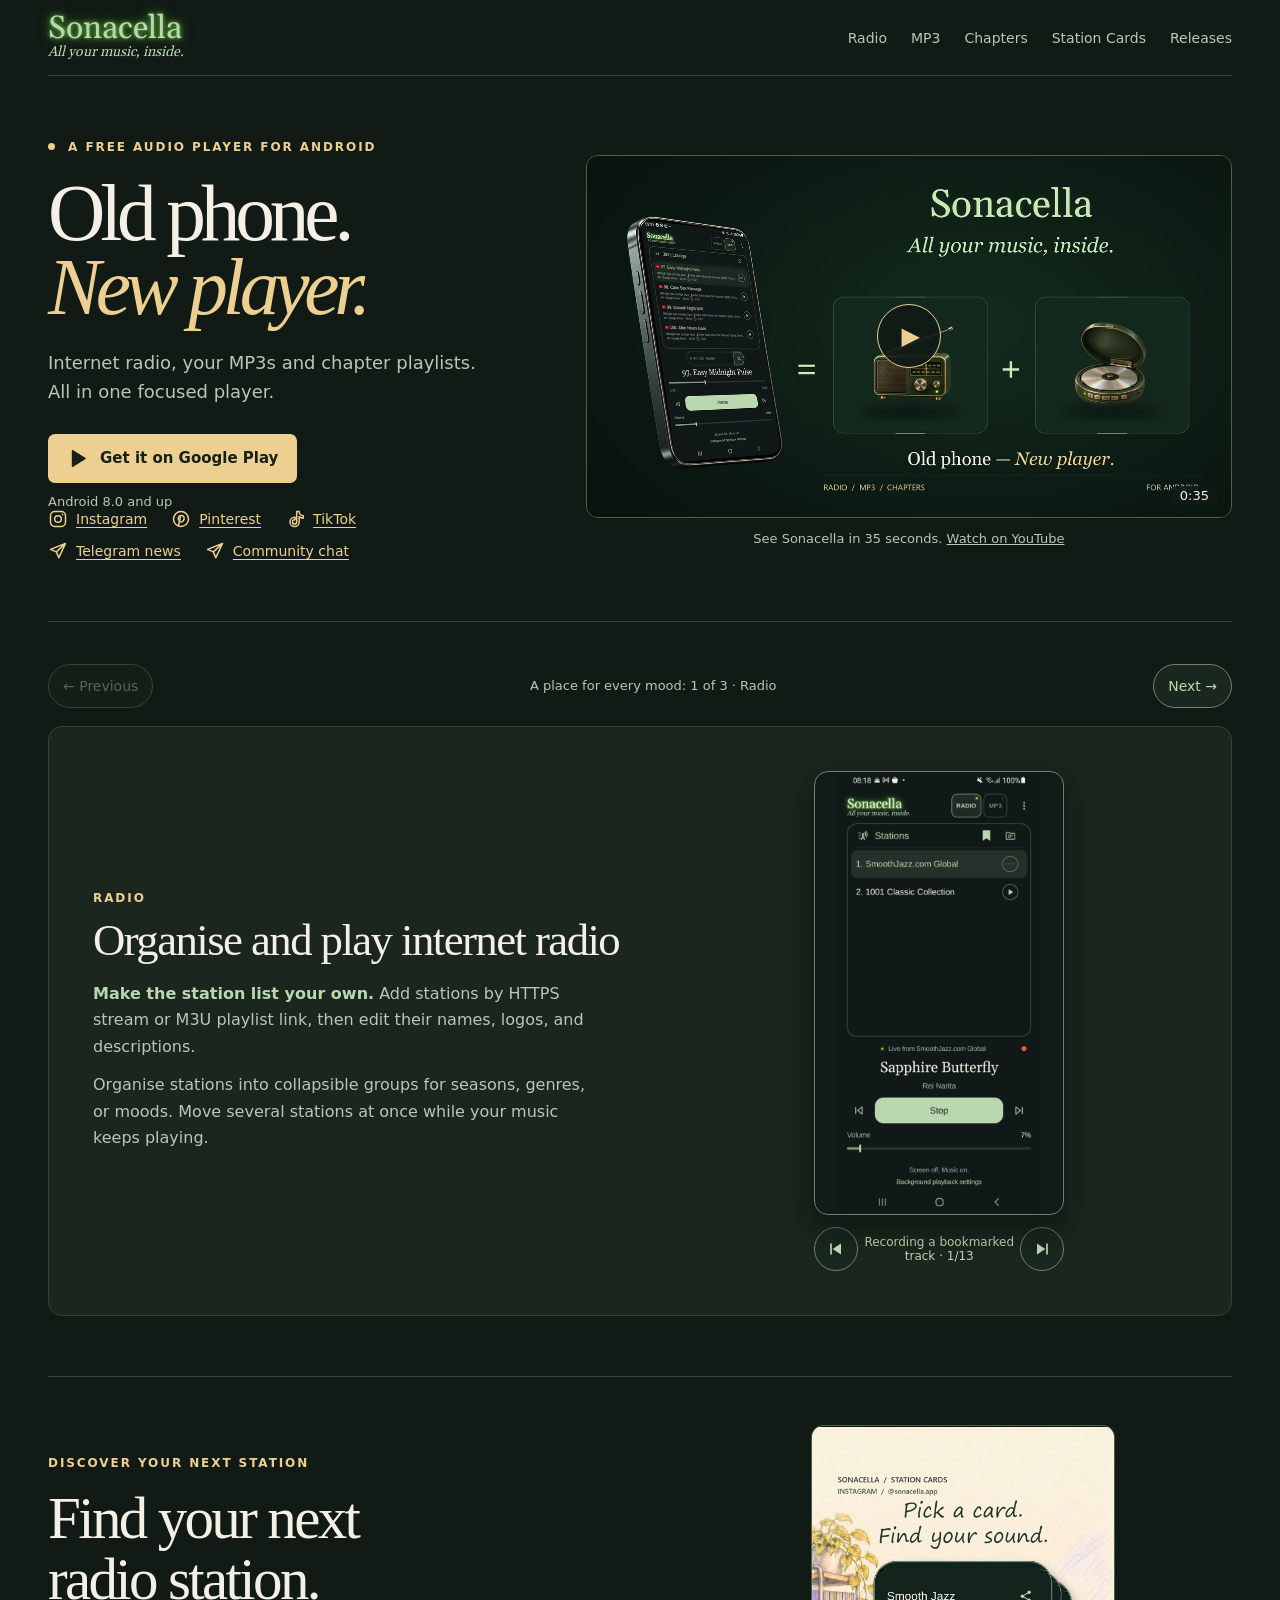
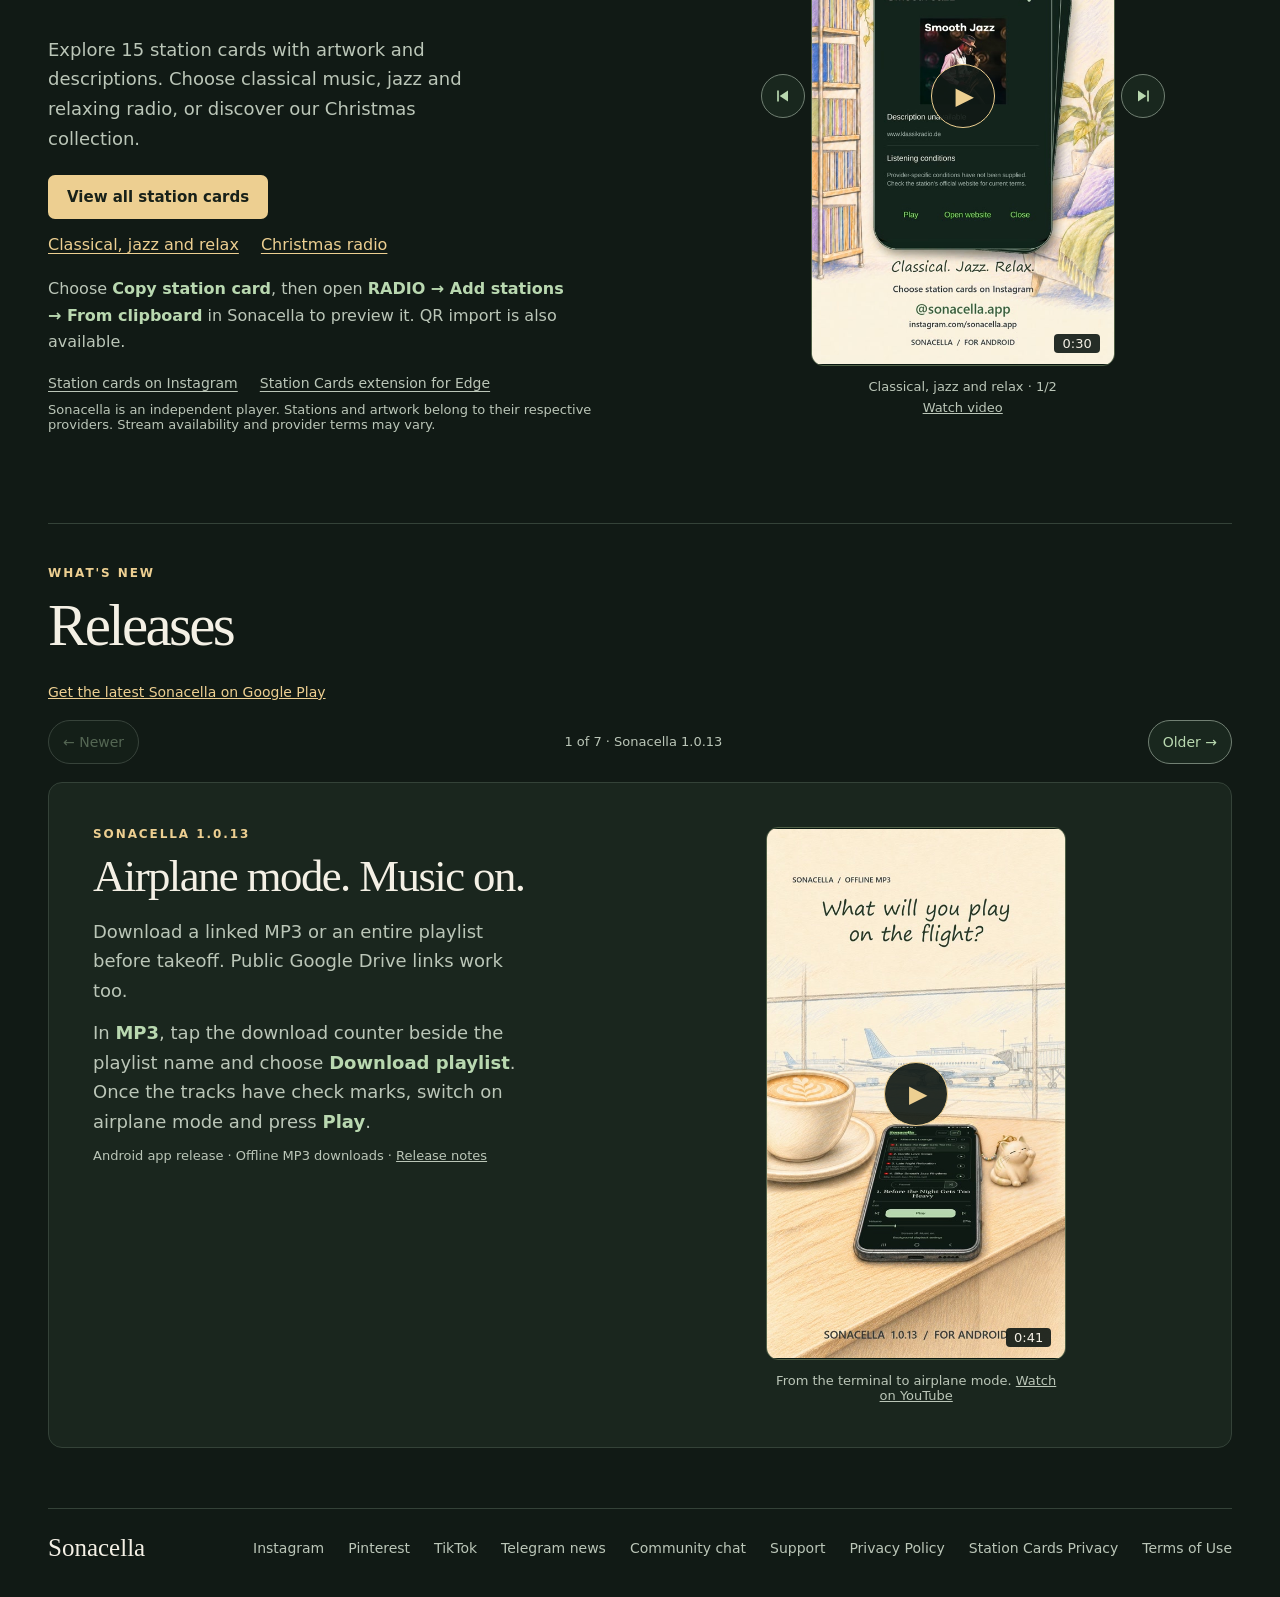
<file: index.html>
<!doctype html>
<html lang="en">
<head>
  <meta charset="utf-8">
  <meta name="viewport" content="width=device-width, initial-scale=1">
  <meta name="description" content="Turn a spare Android phone into a player for internet radio with station groups, local MP3s, and music streamed from Google Drive.">
  <meta name="theme-color" content="#111a15">
  <title>Sonacella — Internet Radio &amp; MP3 Player for Android</title>
  <link rel="icon" href="assets/icon.png" type="image/png">
  <link rel="stylesheet" href="style.css?v=promo-layout">
  <script src="gallery.js?v=promo-layout" defer></script>
  <script src="video.js?v=collection-videos" defer></script>
  <script src="carousel.js?v=station-themes" defer></script>
</head>
<body>
  <svg class="icon-definitions" aria-hidden="true" width="0" height="0">
    <symbol id="track-skip" viewBox="0 0 24 24">
      <path fill="currentColor" d="M6 5.5v13l10-6.5zM17 5.5h2v13h-2z"/>
    </symbol>
  </svg>
  <header class="site-header wrap">
    <a class="brand wordmark" href="./">
      <span class="brand-name">Sonacella</span>
      <span class="brand-slogan">All your music, inside.</span>
    </a>
    <nav aria-label="Main navigation">
      <a href="#radio">Radio</a>
      <a href="#mp3">MP3</a>
      <a href="#chapters">Chapters</a>
      <a href="#station-cards">Station Cards</a>
      <a href="#releases">Releases</a>
    </nav>
  </header>

  <main class="wrap">
    <!-- Permanent introduction: keep feature-specific content in the sections below. -->
    <section class="hero" aria-labelledby="intro">
      <div class="hero-copy">
        <p class="eyebrow"><span></span> A free audio player for Android</p>
        <h1 id="intro">Old phone.<br><em>New player.</em></h1>
        <p class="lede">Internet radio, your MP3s and chapter playlists. All in one focused player.</p>
        <a class="play-button" href="https://play.google.com/store/apps/details?id=io.github.miphorez.sonacella">
          <svg aria-hidden="true" viewBox="0 0 24 24" width="23" height="23"><path fill="currentColor" d="M5 3.7v16.6a.7.7 0 0 0 1.1.6l13.3-8.3a.7.7 0 0 0 0-1.2L6.1 3.1a.7.7 0 0 0-1.1.6Z"/></svg>
          Get it on Google Play
        </a>
        <p class="requirements">Android 8.0 and up</p>
        <div class="social-links" aria-label="Sonacella social profiles and community">
          <div class="social-links-group">
            <a class="social-link" href="https://www.instagram.com/sonacella.app/">
              <svg aria-hidden="true" viewBox="0 0 24 24" width="20" height="20" fill="none" stroke="currentColor" stroke-width="1.8">
                <rect x="3" y="3" width="18" height="18" rx="5"/>
                <circle cx="12" cy="12" r="4"/>
                <circle cx="17.5" cy="6.5" r="1" fill="currentColor" stroke="none"/>
              </svg>
              Instagram
            </a>
            <a class="social-link" href="https://www.pinterest.com/sonacella/">
              <svg aria-hidden="true" viewBox="0 0 24 24" width="20" height="20" fill="none" stroke="currentColor" stroke-width="1.8">
                <circle cx="12" cy="12" r="9"/>
                <path d="m9 20 2.2-10m-.7 5c4.5 3 8-6.7 2.4-7.2-4-.4-5.4 4.1-3.3 5.9" stroke-linecap="round" stroke-linejoin="round"/>
              </svg>
              Pinterest
            </a>
            <a class="social-link" href="https://www.tiktok.com/@sonacella">
              <svg aria-hidden="true" viewBox="0 0 24 24" width="20" height="20" fill="none" stroke="currentColor" stroke-width="1.8" stroke-linecap="round" stroke-linejoin="round">
                <path d="M14 3h3a5 5 0 0 0 5 5v3a8 8 0 0 1-5-1.8v6.3a5.5 5.5 0 1 1-5.5-5.5H12v3h-.5a2.5 2.5 0 1 0 2.5 2.5V3Z"/>
              </svg>
              TikTok
            </a>
          </div>
          <div class="social-links-group">
            <a class="social-link" href="https://t.me/sonacella">
              <svg aria-hidden="true" viewBox="0 0 24 24" width="20" height="20" fill="none" stroke="currentColor" stroke-width="1.8" stroke-linecap="round" stroke-linejoin="round">
                <path d="M21 3 3 10l7 3 3 7zM10 13 21 3"/>
              </svg>
              Telegram news
            </a>
            <a class="social-link" href="https://t.me/SonacellaChat">
              <svg aria-hidden="true" viewBox="0 0 24 24" width="20" height="20" fill="none" stroke="currentColor" stroke-width="1.8" stroke-linecap="round" stroke-linejoin="round">
                <path d="M21 3 3 10l7 3 3 7zM10 13 21 3"/>
              </svg>
              Community chat
            </a>
          </div>
        </div>
      </div>
      <figure class="hero-video">
        <div class="video-frame" data-video="nzT8C59duzM" data-video-title="Sonacella — Old phone, new player">
          <a class="video-launch" href="https://www.youtube.com/watch?v=nzT8C59duzM" aria-label="Play the Sonacella promotional video, 35 seconds">
            <img src="assets/promo-poster.jpg" width="1280" height="720" alt="Sonacella: Old phone, new player. A phone, radio and portable CD player." fetchpriority="high">
            <span class="video-play" aria-hidden="true">&#9654;</span>
            <span class="video-duration" aria-hidden="true">0:35</span>
          </a>
        </div>
        <figcaption>See Sonacella in 35 seconds. <a href="https://www.youtube.com/watch?v=nzT8C59duzM" target="_blank" rel="noopener">Watch on YouTube</a></figcaption>
      </figure>
    </section>

    <section class="collection" id="features" aria-label="A place for every mood" data-carousel>
      <div class="carousel-controls" data-carousel-controls hidden>
        <button type="button" data-carousel-step="-1" aria-label="Previous feature" disabled><span aria-hidden="true">←</span> Previous</button>
        <p class="carousel-status" role="status" aria-atomic="true">A place for every mood: <span data-carousel-status></span></p>
        <button type="button" data-carousel-step="1" aria-label="Next feature">Next <span aria-hidden="true">→</span></button>
      </div>
      <article class="feature" id="radio" aria-labelledby="radio-title" data-carousel-slide>
        <div class="feature-copy">
          <p class="eyebrow">Radio</p>
          <h2 id="radio-title">Organise and play internet radio</h2>
          <p class="lede"><strong>Make the station list your own.</strong> Add stations by HTTPS stream or M3U playlist link, then edit their names, logos, and descriptions.</p>
          <p class="lede">Organise stations into collapsible groups for seasons, genres, or moods. Move several stations at once while your music keeps playing.</p>
        </div>
        <figure class="gallery" data-gallery aria-label="Internet radio screenshots">
          <div class="gallery-slides">
            <a class="screen is-current" href="assets/radio-recording.png" data-caption="Recording a bookmarked track">
              <img src="assets/radio-recording.png" width="1080" height="2340" alt="Internet radio playing a bookmarked track with a red recording indicator">
            </a>
            <a class="screen" href="assets/radio-bookmarks.png" data-caption="Radio bookmarks" inert>
              <img src="assets/radio-bookmarks.png" width="1080" height="2340" alt="The Bookmarks menu with Bookmark current fragment, Recordings and one saved bookmark">
            </a>
            <a class="screen" href="assets/radio-recordings.png" data-caption="Saved radio recordings" inert>
              <img src="assets/radio-recordings.png" width="1080" height="2340" alt="The Recordings dialog showing a saved radio fragment and its play button">
            </a>
            <a class="screen" href="assets/radio.png" data-caption="Station groups" inert>
              <img src="assets/radio.png" width="1080" height="1920" alt="Sonacella playing a jazz station inside an expanded group, with a separate lounge group collapsed below">
            </a>
            <a class="screen" href="assets/radio-groups-collapsed.png" data-caption="Collapsed groups" inert>
              <img src="assets/radio-groups-collapsed.png" width="1080" height="1920" alt="Collapsed Jazz and Lounge groups showing station counts and the playing group indicator">
            </a>
            <a class="screen" href="assets/radio-group-menu.png" data-caption="Group menu" inert>
              <img src="assets/radio-group-menu.png" width="1080" height="1920" alt="The group menu with Rename group, Remove group, Move up and Move down">
            </a>
            <a class="screen" href="assets/radio-grouping.png" data-caption="Group stations" inert>
              <img src="assets/radio-grouping.png" width="1080" height="1920" alt="Selecting multiple stations for grouping, with their current groups shown below their names">
            </a>
            <a class="screen" href="assets/radio-move-group.png" data-caption="Move stations" inert>
              <img src="assets/radio-move-group.png" width="1080" height="1920" alt="Choosing a destination group from a left-aligned list with empty folder icons">
            </a>
            <a class="screen" href="assets/station-card.png" data-caption="Station card" inert>
              <img src="assets/station-card.png" width="1080" height="1920" alt="A station card showing information about a radio station and its playback actions">
            </a>
            <a class="screen" href="assets/station-menu.png" data-caption="Station menu" inert>
              <img src="assets/station-menu.png" width="1080" height="1920" alt="The station menu with options to move to a group, view, edit, remove, or reorder a station">
            </a>
            <a class="screen" href="assets/station-edit.png" data-caption="Edit station" inert>
              <img src="assets/station-edit.png" width="1080" height="1920" alt="The station editor showing the title, logo URL, description, and website fields">
            </a>
            <a class="screen" href="assets/radio-add-options.png" data-caption="Add and import stations" inert>
              <img src="assets/radio-add-options.png" width="1080" height="2340" alt="The Add stations dialog with manual entry, QR scanning, clipboard, catalog import and export">
            </a>
            <a class="screen" href="assets/station-add.png" data-caption="Add a station" inert>
              <img src="assets/station-add.png" width="1080" height="2340" alt="The Add station form with title, stream URL and a choice of HTTPS stream or M3U playlist">
            </a>
          </div>
          <figcaption class="gallery-controls">
            <button type="button" data-step="-1" aria-label="Previous radio screenshot" hidden>
              <svg aria-hidden="true" viewBox="0 0 24 24" width="20" height="20"><use href="#track-skip"/></svg>
            </button>
            <span class="gallery-caption" data-caption-live aria-live="polite">Recording a bookmarked track</span>
            <button type="button" data-step="1" aria-label="Next radio screenshot" hidden>
              <svg aria-hidden="true" viewBox="0 0 24 24" width="20" height="20"><use href="#track-skip"/></svg>
            </button>
          </figcaption>
        </figure>
      </article>
      <article class="feature" id="mp3" aria-labelledby="mp3-title" data-carousel-slide>
        <div class="feature-copy">
          <p class="eyebrow">MP3</p>
          <h2 id="mp3-title">Play your own MP3s offline</h2>
          <p>Choose <strong>Add files</strong> to add MP3s from your phone and play them offline.</p>
          <p class="drive-copy"><strong>Low on storage?</strong> Choose <strong>Add link</strong> and paste a Google Drive link to an MP3 file or a folder. Sonacella builds a playlist from the folder's MP3s, so you can stream your collection over Wi-Fi without copying it to your phone.</p>
          <p class="drive-detail">Use a folder shared with anyone who has the link, with downloads allowed. Tap <strong>Refresh</strong> after adding new files to your Google Drive folder. To take the music offline, tap the download counter beside the playlist name and choose <strong>Download playlist</strong>.</p>
        </div>
        <figure class="gallery" data-gallery aria-label="MP3 screenshots">
          <div class="gallery-slides">
            <a class="screen is-current" href="assets/releases/1.0.13/01-playlist-0-of-7.png" data-caption="Linked MP3 playlist">
              <img src="assets/releases/1.0.13/01-playlist-0-of-7.png" width="1080" height="2340" alt="Milesora Lounge with seven linked tracks and the download counter at 0 of 7">
            </a>
            <a class="screen" href="assets/releases/1.0.13/02-download-playlist-dialog.png" data-caption="Download a playlist" inert>
              <img src="assets/releases/1.0.13/02-download-playlist-dialog.png" width="1080" height="2340" alt="Playlist download dialog on the Galaxy A30">
            </a>
            <a class="screen" href="assets/releases/1.0.13/04-download-progress.png" data-caption="Download progress" inert>
              <img src="assets/releases/1.0.13/04-download-progress.png" width="1080" height="2340" alt="Current MP3 download progress and the option to continue in the background">
            </a>
            <a class="screen" href="assets/releases/1.0.13/12-offline-play-progress.png" data-caption="Play in airplane mode" inert>
              <img src="assets/releases/1.0.13/12-offline-play-progress.png" width="1080" height="2340" alt="Downloaded tracks with check marks and playback underway in airplane mode">
            </a>
            <a class="screen" href="assets/mp3.png" data-caption="Local playlist" inert>
              <img src="assets/mp3.png" width="1080" height="1920" alt="A local MP3 playlist with the current track's playback position">
            </a>
            <a class="screen" href="assets/mp3-radio-recording.png" data-caption="Play a radio recording" inert>
              <img src="assets/mp3-radio-recording.png" width="1080" height="2340" alt="The Radio recordings playlist playing a saved radio fragment in MP3 mode">
            </a>
            <a class="screen" href="assets/mp3-menu.png" data-caption="Track menu" inert>
              <img src="assets/mp3-menu.png" width="1080" height="1920" alt="The local MP3 track menu with options to locate the file, remove it from the playlist, or move it">
            </a>
            <a class="screen" href="assets/mp3-app-menu.png" data-caption="MP3 menu" inert>
              <img src="assets/mp3-app-menu.png" width="1080" height="2340" alt="The MP3 menu with Add link, Add files, Add timing file, Playlists and Sleep timer">
            </a>
            <a class="screen" href="assets/mp3-add-link.png" data-caption="Add link" inert>
              <img src="assets/mp3-add-link.png" width="1080" height="2340" alt="The Add link dialog with a field for an HTTPS link and instructions for shared Google Drive files and folders">
            </a>
            <a class="screen" href="assets/mp3-drive-import.png" data-caption="Import Drive folder" inert>
              <img src="assets/mp3-drive-import.png" width="1080" height="2340" alt="Import Drive folder dialog with a field for a public Google Drive folder link">
            </a>
          </div>
          <figcaption class="gallery-controls">
            <button type="button" data-step="-1" aria-label="Previous MP3 screenshot" hidden>
              <svg aria-hidden="true" viewBox="0 0 24 24" width="20" height="20"><use href="#track-skip"/></svg>
            </button>
            <span class="gallery-caption" data-caption-live aria-live="polite">Linked MP3 playlist</span>
            <button type="button" data-step="1" aria-label="Next MP3 screenshot" hidden>
              <svg aria-hidden="true" viewBox="0 0 24 24" width="20" height="20"><use href="#track-skip"/></svg>
            </button>
          </figcaption>
        </figure>
      </article>
      <article class="feature" id="chapters" aria-labelledby="chapters-title" data-carousel-slide>
        <div class="feature-copy">
          <p class="eyebrow">Chapters</p>
          <h2 id="chapters-title">Find your place in a long recording</h2>
          <p>Add a matching timing file to split a long MP3 into named chapters. Jump straight to a song or section and resume from your saved position. <a href="chapters/">Learn how to split a long MP3 into tracks.</a></p>
          <p class="drive-copy">In <strong>Playlists</strong>, choose <strong>Import Drive folder</strong> and paste a shared Google Drive folder link. Sonacella automatically creates a playlist from its MP3s and splits recordings into chapters when matching timing files are available.</p>
        </div>
        <figure class="gallery" data-gallery aria-label="Chapter screenshots">
          <div class="gallery-slides">
            <a class="screen is-current" href="assets/chapters.png" data-caption="Chapter list">
              <img src="assets/chapters.png" width="1080" height="1920" alt="A long recording in Sonacella with named chapters and their durations">
            </a>
            <a class="screen" href="assets/source-card.png" data-caption="Chapter details" inert>
              <img src="assets/source-card.png" width="1080" height="1920" alt="A chapter card showing its source and start time">
            </a>
            <a class="screen" href="assets/multitrack-menu.png" data-caption="Track menu" inert>
              <img src="assets/multitrack-menu.png" width="1080" height="1920" alt="A chapter track menu with options to view details, edit the shared MP3 link, remove the track, or reorder it">
            </a>
            <a class="screen" href="assets/multitrack-edit-link.png" data-caption="Edit MP3 link" inert>
              <img src="assets/multitrack-edit-link.png" width="1080" height="1920" alt="The Edit MP3 link dialog explaining that replacing the source audio updates all tracks from that source">
            </a>
            <a class="screen" href="assets/playlist-picker.png" data-caption="Choose a playlist" inert>
              <img src="assets/playlist-picker.png" width="1080" height="1920" alt="The playlist picker with track counts and the Import Drive folder button">
            </a>
            <a class="screen" href="assets/drive-folder-import.png" data-caption="Import Drive folder" inert>
              <img src="assets/drive-folder-import.png" width="1080" height="1920" alt="The Google Drive folder import dialog with a field for the shared folder link">
            </a>
          </div>
          <figcaption class="gallery-controls">
            <button type="button" data-step="-1" aria-label="Previous chapter screenshot" hidden>
              <svg aria-hidden="true" viewBox="0 0 24 24" width="20" height="20"><use href="#track-skip"/></svg>
            </button>
            <span class="gallery-caption" data-caption-live aria-live="polite">Chapter list</span>
            <button type="button" data-step="1" aria-label="Next chapter screenshot" hidden>
              <svg aria-hidden="true" viewBox="0 0 24 24" width="20" height="20"><use href="#track-skip"/></svg>
            </button>
          </figcaption>
        </figure>
      </article>
    </section>

    <section class="feature-section" id="station-collection" aria-labelledby="station-collection-title">
      <div class="feature-section-copy" id="station-cards">
        <p class="eyebrow">Discover your next station</p>
        <h2 id="station-collection-title">Find your next<br>radio station.</h2>
        <p class="lede">Explore 15 station cards with artwork and descriptions. Choose classical music, jazz and relaxing radio, or discover our Christmas collection.</p>
        <div class="station-collection-browse">
          <a class="play-button" href="discover/">View all station cards</a>
          <div class="station-collection-themes">
            <a href="discover/#classic-theme">Classical, jazz and relax</a>
            <a href="discover/#christmas-theme">Christmas radio</a>
          </div>
        </div>
        <p class="station-collection-help">Choose <strong>Copy station card</strong>, then open <strong>RADIO &rarr; Add stations &rarr; From clipboard</strong> in Sonacella to preview it. QR import is also available.</p>
        <div class="station-collection-more">
          <a href="https://www.instagram.com/sonacella.app/">Station cards on Instagram</a>
          <a href="discover/#extension">Station Cards extension for Edge</a>
        </div>
        <p class="requirements">Sonacella is an independent player. Stations and artwork belong to their respective providers. Stream availability and provider terms may vary.</p>
      </div>
      <figure class="hero-video station-collection-video promo-gallery" data-gallery aria-label="Station collection videos">
        <div class="promo-stage">
          <button class="promo-step" type="button" data-step="-1" aria-label="Previous collection video" hidden>
            <svg aria-hidden="true" viewBox="0 0 24 24" width="20" height="20"><use href="#track-skip"/></svg>
          </button>
          <div class="promo-slides">
            <div class="promo-slide is-current" data-caption="Classical, jazz and relax" data-watch-url="https://www.youtube.com/shorts/OEMSV_mZwo4">
              <div class="video-frame video-frame-portrait" data-video="OEMSV_mZwo4" data-video-title="Pick a card. Find your sound. | Sonacella">
                <a class="video-launch" href="https://www.youtube.com/shorts/OEMSV_mZwo4" aria-label="Play the classical, jazz and relax collection video, 30 seconds">
                  <img src="assets/station-collection-poster.jpg" width="540" height="960" alt="A deck of Sonacella classical and jazz station cards" loading="lazy">
                  <span class="video-play" aria-hidden="true">&#9654;</span>
                  <span class="video-duration" aria-hidden="true">0:30</span>
                </a>
              </div>
            </div>
            <div class="promo-slide" data-caption="Christmas radio" data-show-credit data-watch-url="https://www.youtube.com/shorts/Rr76-4bVWhE" inert>
              <div class="video-frame video-frame-portrait" data-video="Rr76-4bVWhE" data-video-title="Pick a card. Tune in to Christmas. | Sonacella">
                <a class="video-launch" href="https://www.youtube.com/shorts/Rr76-4bVWhE" aria-label="Play the Christmas collection video, 30 seconds">
                  <img src="assets/christmas-collection-poster.jpg" width="540" height="960" alt="Sonacella Christmas station cards with a decorated tree and presents" loading="lazy">
                  <span class="video-play" aria-hidden="true">&#9654;</span>
                  <span class="video-duration" aria-hidden="true">0:30</span>
                </a>
              </div>
            </div>
          </div>
          <button class="promo-step" type="button" data-step="1" aria-label="Next collection video" hidden>
            <svg aria-hidden="true" viewBox="0 0 24 24" width="20" height="20"><use href="#track-skip"/></svg>
          </button>
        </div>
        <figcaption>
          <span data-caption-live aria-live="polite">Classical, jazz and relax · 1/2</span>
          <a data-watch-live href="https://www.youtube.com/shorts/OEMSV_mZwo4" target="_blank" rel="noopener">Watch video</a>
        </figcaption>
        <p class="promo-credit" data-credit-live hidden><a href="https://www.youtube.com/watch?v=cctwJzBKAA0">Wish You a Swinging Christmas</a> by <a href="https://music.azinity.com/">Azinity Music</a><br><a href="https://creativecommons.org/licenses/by/4.0/">CC BY 4.0</a> · Edited and mixed with sound effects.</p>
      </figure>
    </section>

    <section class="collection" id="releases" aria-labelledby="releases-title" data-carousel>
      <header class="section-heading">
        <p class="eyebrow">What's new</p>
        <h2 id="releases-title">Releases</h2>
      </header>
      <p class="release-download"><a href="https://play.google.com/store/apps/details?id=io.github.miphorez.sonacella">Get the latest Sonacella on Google Play</a></p>
      <div class="carousel-controls" data-carousel-controls hidden>
        <button type="button" data-carousel-step="-1" aria-label="Newer release" disabled><span aria-hidden="true">←</span> Newer</button>
        <p class="carousel-status" data-carousel-status role="status" aria-atomic="true"></p>
        <button type="button" data-carousel-step="1" aria-label="Older release">Older <span aria-hidden="true">→</span></button>
      </div>
      <article class="release-entry release-entry-with-video" id="release-1-0-13" aria-labelledby="release-1-0-13-title" data-carousel-slide>
        <div class="release-copy">
          <p class="eyebrow" id="release-1-0-13-title">Sonacella 1.0.13</p>
          <h3>Airplane mode. Music on.</h3>
          <p class="lede">Download a linked MP3 or an entire playlist before takeoff. Public Google Drive links work too.</p>
          <p class="lede">In <strong>MP3</strong>, tap the download counter beside the playlist name and choose <strong>Download playlist</strong>. Once the tracks have check marks, switch on airplane mode and press <strong>Play</strong>.</p>
          <p class="requirements">Android app release · Offline MP3 downloads · <a href="releases/1.0.13.html">Release notes</a></p>
        </div>
        <figure class="release-video">
          <div class="video-frame video-frame-portrait" data-video="11lUkYD9cG8" data-video-title="Airplane Mode. Music On. | Sonacella Offline MP3">
            <a class="video-launch" href="https://www.youtube.com/shorts/11lUkYD9cG8" aria-label="Play the offline MP3 demo, 41 seconds">
              <img src="assets/releases/1.0.13/music-on-board.jpg" width="540" height="960" alt="A phone showing the Milesora Lounge playlist beside a coffee cup at the airport. Text: What will you play on the flight?">
              <span class="video-play" aria-hidden="true">&#9654;</span>
              <span class="video-duration" aria-hidden="true">0:41</span>
            </a>
          </div>
          <figcaption>From the terminal to airplane mode. <a href="https://www.youtube.com/shorts/11lUkYD9cG8" target="_blank" rel="noopener">Watch on YouTube</a></figcaption>
        </figure>
      </article>
      <article class="release-entry release-entry-with-video" id="release-1-0-12" aria-labelledby="release-1-0-12-title" data-carousel-slide>
        <div class="release-copy">
          <p class="eyebrow" id="release-1-0-12-title">Sonacella 1.0.12</p>
          <h3>Love this track? Catch it next time.</h3>
          <p class="lede">Hear a track you want to keep on internet radio? In <strong>RADIO</strong>, open <strong>Bookmarks → Bookmark current fragment</strong>, choose <strong>Record</strong> and tap <strong>Save</strong>.</p>
          <p class="lede">When the station plays that track again and Sonacella recognizes it, the app can record it. Open <strong>Bookmarks → Recordings</strong> and tap <strong>Play</strong> to listen from the beginning in MP3 mode.</p>
          <p class="requirements">Android app release · Radio bookmarks and recordings</p>
        </div>
        <figure class="release-video">
          <div class="video-frame video-frame-portrait" data-video="P5I4K4bCg5Y" data-video-title="Love this track? Catch it next time. | Sonacella Radio Bookmarks">
            <a class="video-launch" href="https://www.youtube.com/shorts/P5I4K4bCg5Y" aria-label="Play the radio bookmarks demo, 61 seconds">
              <img src="assets/releases/1.0.12/radio-bookmarks-poster.jpg" width="540" height="960" loading="lazy" alt="Colored-pencil drawing of a phone playing internet radio beside a notebook, a pencil and a small ceramic cat. Text: Love this track? Catch it next time.">
              <span class="video-play" aria-hidden="true">&#9654;</span>
              <span class="video-duration" aria-hidden="true">1:01</span>
            </a>
          </div>
          <figcaption>Your radio find. Saved. <a href="https://www.youtube.com/shorts/P5I4K4bCg5Y" target="_blank" rel="noopener">Watch on YouTube</a></figcaption>
        </figure>
      </article>
      <article class="release-entry release-entry-with-video" id="release-1-0-11" aria-labelledby="release-1-0-11-title" data-carousel-slide>
        <div class="release-copy">
          <p class="eyebrow" id="release-1-0-11-title">Sonacella 1.0.11</p>
          <h3>Set a timer. Drift off.</h3>
          <p class="lede">Open <strong>Sleep timer</strong> from the menu in <strong>RADIO</strong> or <strong>MP3</strong>. Choose a preset or enter your own duration. Turn on <strong>Fade out</strong> to let the music gradually go quiet.</p>
          <p class="lede">Tap the hourglass countdown to change or cancel the timer. When time runs out, Sonacella stops the radio or pauses your MP3 and saves your place.</p>
          <p class="requirements">Android app release · <time datetime="2026-11-18">November 18, 2026</time> · <a href="https://github.com/miphorez/Jazz/releases/tag/v1.0.11">Release notes</a></p>
        </div>
        <figure class="release-video">
          <div class="video-frame video-frame-portrait" data-video="qIp5XpzqfZI" data-video-title="One More Song… Then Sleep | Sonacella Sleep Timer">
            <a class="video-launch" href="https://www.youtube.com/shorts/qIp5XpzqfZI" aria-label="Play the sleep timer demo, 23 seconds">
              <img src="assets/releases/1.0.11/sleep-timer-poster.jpg" width="540" height="960" loading="lazy" alt="Pencil drawing of a person resting beside a phone on a nightstand, with the words One more song… then sleep.">
              <span class="video-play" aria-hidden="true">&#9654;</span>
              <span class="video-duration" aria-hidden="true">0:23</span>
            </a>
          </div>
          <figcaption>One more song… then sleep. <a href="https://www.youtube.com/shorts/qIp5XpzqfZI" target="_blank" rel="noopener">Watch on YouTube</a></figcaption>
        </figure>
      </article>
      <article class="release-entry release-entry-with-video" id="release-1-0-9" aria-labelledby="release-1-0-9-title" data-carousel-slide>
        <div class="release-copy">
          <p class="eyebrow" id="release-1-0-9-title">Sonacella 1.0.9</p>
          <h3>From a station website to your radio list</h3>
          <p class="lede">Found a radio station on the web? Open its page in Microsoft Edge and use <a href="discover/#extension">Sonacella Station Cards</a> to create a station card. Review the stream, artwork and details, then display its QR code.</p>
          <p class="lede">In Sonacella, open <strong>Add stations → From QR code</strong>. Scan the code from your browser with the camera, or choose a saved QR image. Preview the station and confirm to add it to your list.</p>
          <p class="lede">You can also add copied station cards with <strong>From clipboard</strong>. Sonacella checks new audio sources before saving. Device sync and switching conditions now live together in <strong>Settings</strong>.</p>
          <p class="requirements">Android app release · <time datetime="2026-11-12">November 12, 2026</time> · <a href="discover/#extension">Get the Edge extension preview</a></p>
        </div>
        <figure class="release-video">
          <div class="video-frame video-frame-portrait" data-video="j-g4IMO2Xp0" data-video-title="Found a great radio station? Keep it in Sonacella.">
            <a class="video-launch" href="https://www.youtube.com/shorts/j-g4IMO2Xp0" aria-label="Play the station QR import demo, 61 seconds">
              <img src="assets/releases/1.0.9/station-qr-poster.jpg" width="540" height="960" loading="lazy" alt="Pencil and crayon drawing of a daytime studio with a laptop and phone, with the words Great station? Keep it in Sonacella.">
              <span class="video-play" aria-hidden="true">&#9654;</span>
              <span class="video-duration" aria-hidden="true">1:01</span>
            </a>
          </div>
          <figcaption>Add stations with the Edge extension and a QR code. <a href="https://www.youtube.com/shorts/j-g4IMO2Xp0" target="_blank" rel="noopener">Watch on YouTube</a></figcaption>
        </figure>
      </article>
      <article class="release-entry release-entry-text" id="station-cards-release-0-1-4" aria-labelledby="station-cards-release-0-1-4-title" data-carousel-slide>
        <div class="release-copy">
          <p class="eyebrow" id="station-cards-release-0-1-4-title">Station Cards 0.1.4 · Edge extension</p>
          <h3>Found a station? Take it with you.</h3>
          <p class="lede">The standalone Sonacella Station Cards preview is now available on GitHub. Turn a supported station website into a reviewed card with an audio source, artwork and details, then save JSON or a local QR image.</p>
          <p>Version 0.1.4 supports published HTTPS stream ports and Classic Radio Non Stop, alongside supported Klassik Radio channels. The download includes installation and manual-update instructions, with a separate SHA-256 file.</p>
          <p><a href="https://github.com/miphorez/sonacella/releases/tag/station-cards-v0.1.4">Get the GitHub preview</a> · <a href="discover/#extension">How to install</a></p>
          <p class="requirements">Published on GitHub · <time datetime="2026-11-12">November 12, 2026</time> · Browser extension release</p>
        </div>
      </article>
      <article class="release-entry release-entry-with-video" id="release-1-0-8" aria-labelledby="release-1-0-8-title" data-carousel-slide>
        <div class="release-copy">
          <p class="eyebrow" id="release-1-0-8-title">Sonacella 1.0.8</p>
          <h3>Good radio is worth sharing</h3>
          <p class="lede">Share a station from its card, hold a group heading to share a group, or choose <strong>Share station list</strong> in the <strong>RADIO</strong> menu to send your full list through your favourite messenger.</p>
          <p class="lede">Open the attachment in Sonacella to preview a station's artwork and details. Tap <strong>Add shared station</strong>, or choose which stations to add from a shared group or list.</p>
          <p class="requirements">Available on Google Play · <time datetime="2026-11-11">November 11, 2026</time></p>
        </div>
        <figure class="release-video">
          <div class="video-frame video-frame-portrait" data-video="RhJs4jxLqas" data-video-title="Sonacella 1.0.8 — Share stations">
            <a class="video-launch" href="https://www.youtube.com/shorts/RhJs4jxLqas" aria-label="Play the station sharing demo, 30 seconds">
              <img src="assets/releases/1.0.8/station-sharing-poster.jpg" width="540" height="960" loading="lazy" alt="Pencil and crayon drawing of two open windows across a street, with the words Good radio is worth sharing">
              <span class="video-play" aria-hidden="true">&#9654;</span>
              <span class="video-duration" aria-hidden="true">0:30</span>
            </a>
          </div>
          <figcaption>Good radio is worth sharing. <a href="https://www.youtube.com/shorts/RhJs4jxLqas" target="_blank" rel="noopener">Watch on YouTube</a></figcaption>
        </figure>
      </article>
      <article class="release-entry release-entry-with-video" id="release-1-0-7" aria-labelledby="release-1-0-7-title" data-carousel-slide>
        <div class="release-copy">
          <p class="eyebrow" id="release-1-0-7-title">Sonacella 1.0.7</p>
          <h3>Send a radio station to your other devices</h3>
          <p class="lede">Connect the same Google account on each device in <strong>Settings → Device sync</strong>. While listening, open the <strong>RADIO</strong> menu and tap <strong>Sync station</strong>. Your other devices can switch to that station if it’s already in their lists.</p>
          <p class="lede">Each device joins the live stream at its own time.</p>
          <p class="requirements">Android app release · <time datetime="2026-11-10">November 10, 2026</time></p>
        </div>
        <figure class="release-video">
          <div class="video-frame video-frame-portrait" data-video="R29wUCbG4mM" data-video-title="Sonacella 1.0.7 — Sync station">
            <a class="video-launch" href="https://www.youtube.com/shorts/R29wUCbG4mM" aria-label="Play the Sync station demo, 31 seconds">
              <img src="assets/releases/1.0.7/sync-station-poster.jpg" width="540" height="960" loading="lazy" alt="Crayon drawing of a kitchen and study, with a green signal on each phone">
              <span class="video-play" aria-hidden="true">&#9654;</span>
              <span class="video-duration" aria-hidden="true">0:31</span>
            </a>
          </div>
          <figcaption>Same station. Another room. <a href="https://www.youtube.com/shorts/R29wUCbG4mM" target="_blank" rel="noopener">Watch on YouTube</a></figcaption>
        </figure>
        <div class="release-screens" role="group" aria-label="Sync station on a Samsung Galaxy J7">
          <figure>
            <a href="assets/releases/1.0.7/sync-station-playing.png">
              <img src="assets/releases/1.0.7/sync-station-playing.png" width="1080" height="1920" loading="lazy" alt="Enlarge screenshot: RADIO menu on Galaxy J7 showing the green Sync station antenna while the radio plays">
            </a>
            <figcaption>While radio is playing</figcaption>
          </figure>
          <figure>
            <a href="assets/releases/1.0.7/sync-station-stopped.png">
              <img src="assets/releases/1.0.7/sync-station-stopped.png" width="1080" height="1920" loading="lazy" alt="Enlarge screenshot: RADIO menu on Galaxy J7 showing the dimmed Sync station icon and label while the radio is stopped">
            </a>
            <figcaption>When radio is stopped</figcaption>
          </figure>
        </div>
      </article>
    </section>
  </main>

  <footer class="site-footer wrap">
    <span class="brand">Sonacella</span>
    <div>
      <a href="https://www.instagram.com/sonacella.app/">Instagram</a>
      <a href="https://www.pinterest.com/sonacella/">Pinterest</a>
      <a href="https://www.tiktok.com/@sonacella">TikTok</a>
      <a href="https://t.me/sonacella">Telegram news</a>
      <a href="https://t.me/SonacellaChat">Community chat</a>
      <a href="mailto:ceziawaiting@gmail.com">Support</a>
      <a href="privacy.html">Privacy Policy</a>
      <a href="station-cards/privacy.html">Station Cards Privacy</a>
      <a href="terms.html">Terms of Use</a>
    </div>
  </footer>
</body>
</html>
</file>
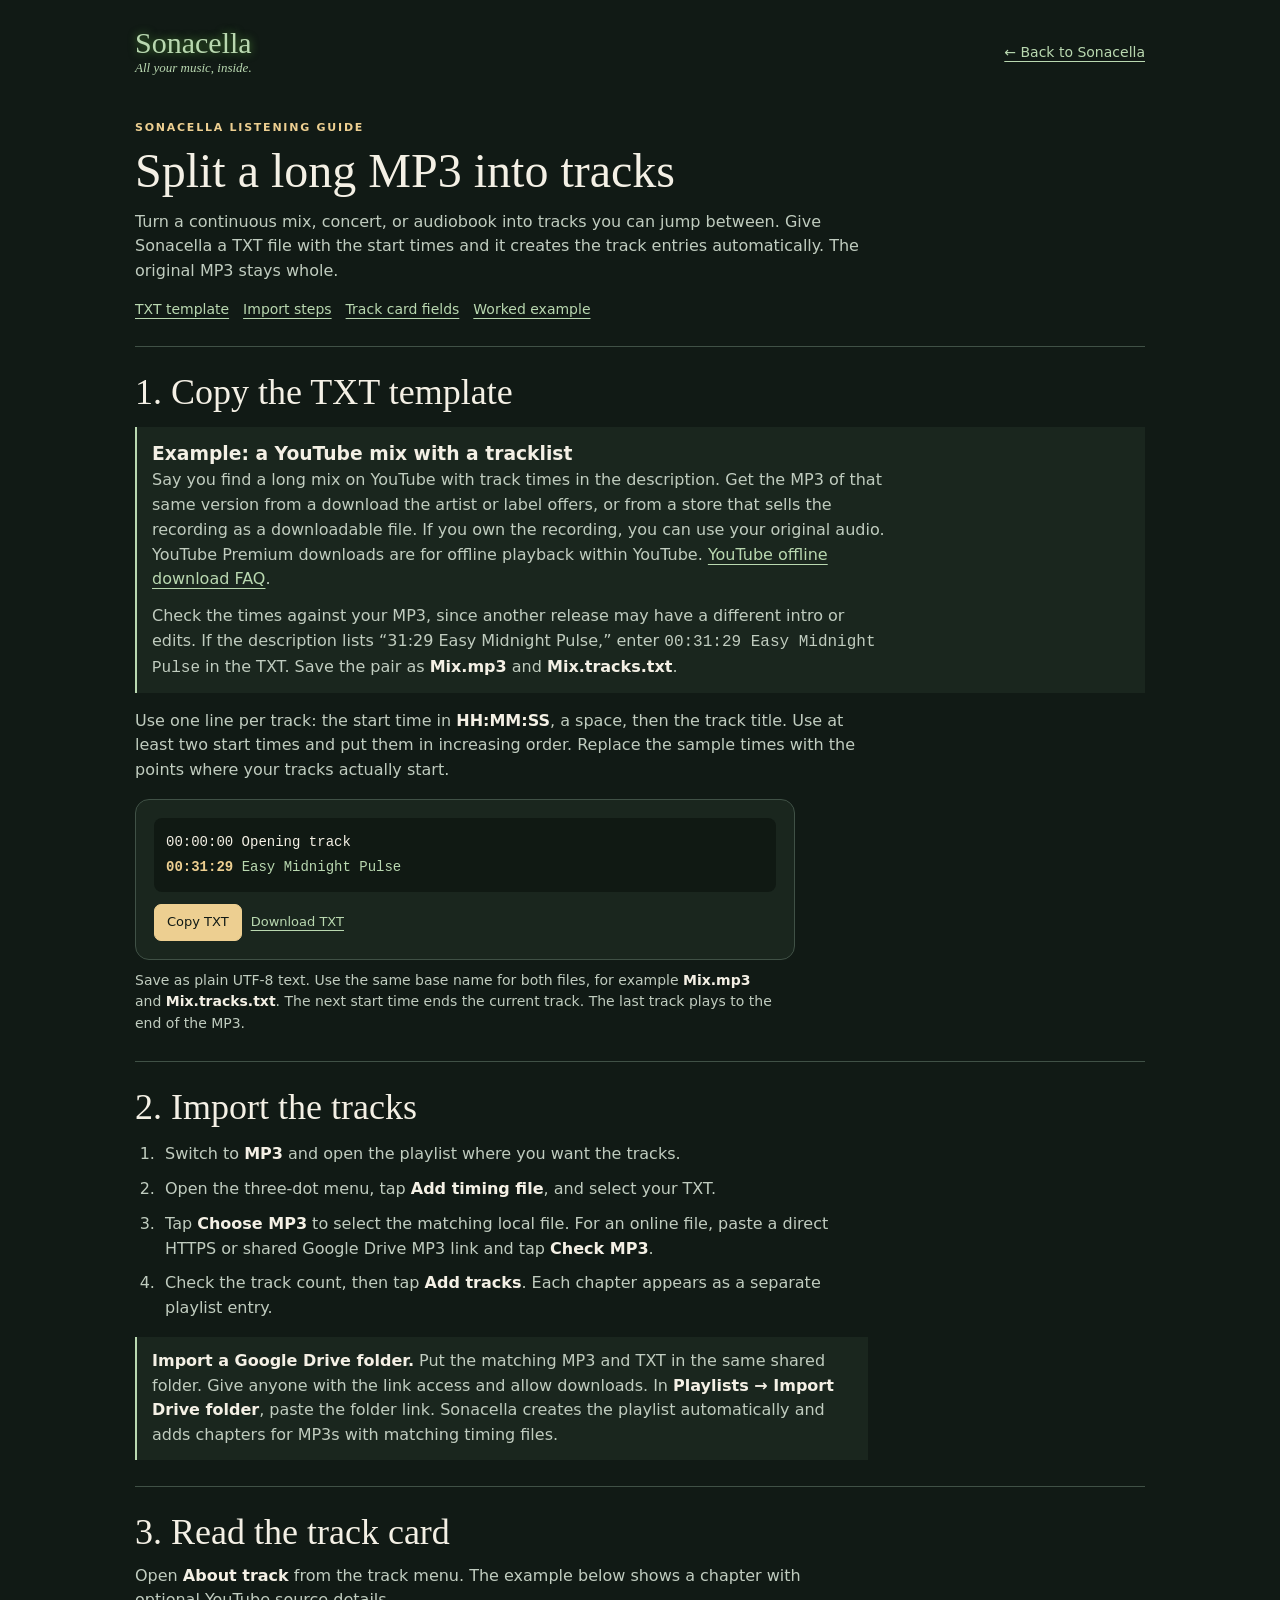
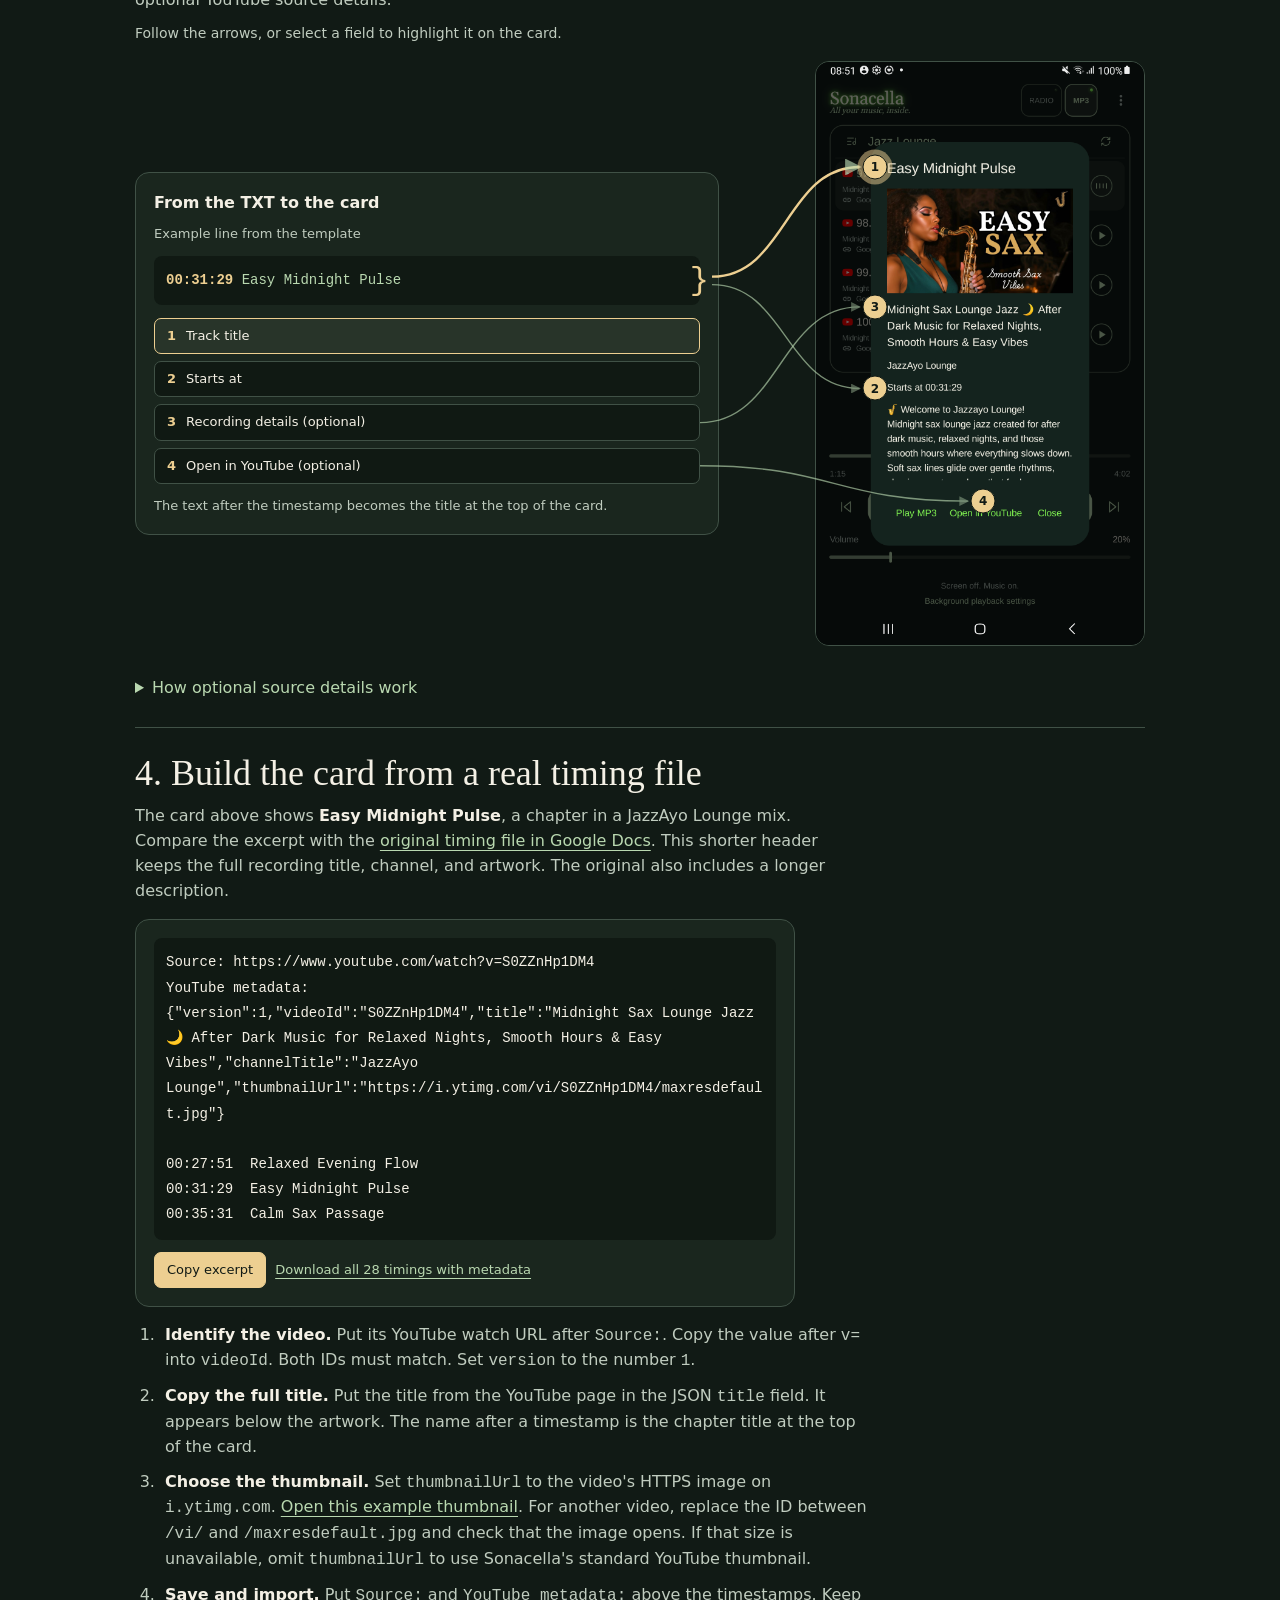
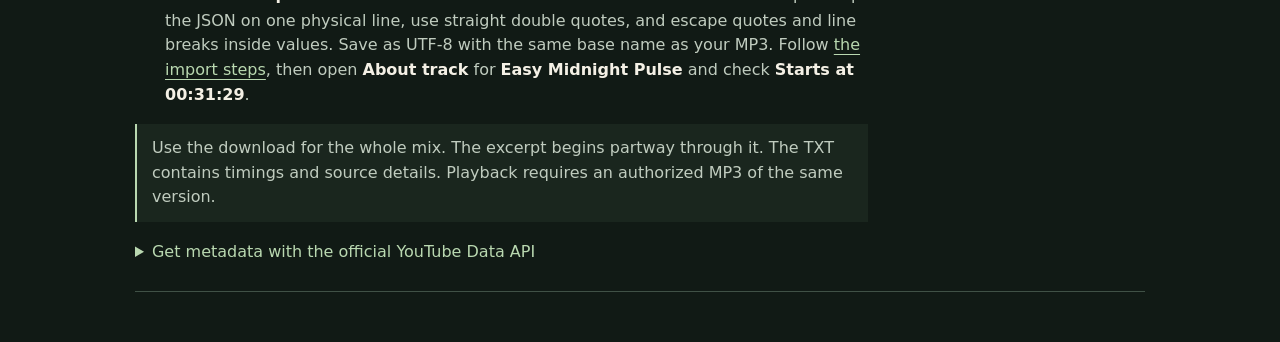
<file: chapters/index.html>
<!doctype html>
<html lang="en">
<meta charset="utf-8">
<meta name="viewport" content="width=device-width, initial-scale=1">
<title>Split an MP3 into tracks · Sonacella</title>
<style>
:root{color-scheme:dark;--bg:#111a15;--panel:#1a261e;--ink:#f4f0e5;--quiet:#c0ccbf;--green:#b9d8b0;--gold:#edcf91;--line:#405146;font:16px/1.55 system-ui,sans-serif}
*{box-sizing:border-box}body{margin:0;background:var(--bg);color:var(--ink)}main{max-width:1030px;margin:auto;padding:28px 20px 60px}h1,h2,h3,p,figure{margin:0}h1,h2{font:400 clamp(28px,5vw,48px)/1.07 Georgia,serif}p+p{margin-top:12px}a{color:var(--green);text-underline-offset:4px}
.brand{display:block;color:var(--green);font:30px/1 Georgia,serif;text-shadow:0 0 9px #7ded5080}.brand small{display:block;font:italic 13px/1.5 Georgia,serif;text-shadow:none}
.entry{padding:32px 0 26px;border-bottom:1px solid var(--line)}.entry p,.guide-head p{margin-top:12px;max-width:68ch;color:var(--quiet)}.kicker{color:var(--gold);font-size:11px;font-weight:700;letter-spacing:.16em;text-transform:uppercase}
.actions,.variants{display:flex;flex-wrap:wrap;gap:8px;margin-top:16px}.action,button{background:var(--panel);border:1px solid var(--line);border-radius:7px;color:var(--ink);font:inherit;padding:7px 12px;cursor:pointer;text-decoration:none}.action:hover,button:hover{border-color:var(--green)}button[aria-pressed=true],.primary{background:var(--gold);color:var(--bg);border-color:var(--gold)}:focus-visible{outline:2px solid var(--gold);outline-offset:3px}
.guide{margin-top:28px}.guide-head h2{margin-top:6px}.variants button{font-size:14px}.note{min-height:2em;margin-top:10px;color:var(--quiet);font-size:14px}
.map{display:grid;grid-template-columns:minmax(0,1fr) minmax(0,330px);gap:clamp(36px,8vw,96px);position:relative;align-items:center;padding:16px 0 24px}.input{padding:18px;background:var(--panel);border:1px solid var(--line);border-radius:14px;position:relative}.input h3{font-size:16px;margin-bottom:8px}.input p{font-size:13px;color:var(--quiet)}.file{background:#101913;border-radius:8px;padding:12px;margin:12px 0;font:14px/1.8 Consolas,monospace;overflow-wrap:anywhere}.file b{color:var(--gold)}.file em{font-style:normal;color:var(--green)}
.copy{display:flex;flex-wrap:wrap;gap:9px;align-items:center}.copy button,.copy a{font-size:13px}.markers{margin-top:13px;display:grid;gap:7px}.field{font-size:13px;text-align:left;position:relative;background:#101913;min-width:0}.field code{white-space:normal;overflow-wrap:anywhere}.field[aria-pressed=true]{background:#283429;color:var(--ink);border-color:var(--gold)}.field span{color:var(--gold);margin-right:6px;font-weight:bold}
.shot{position:relative;max-width:330px;margin:auto;width:100%;border:1px solid var(--line);border-radius:14px;overflow:hidden}.shot img{display:block;width:100%;height:auto}.mark{position:absolute;top:var(--y);left:var(--x);transform:translate(-50%,-50%);border-radius:50%;width:25px;height:25px;background:var(--gold);color:var(--bg);display:grid;place-items:center;font-size:12px;font-weight:750;border:1px solid #111a15;z-index:2}.mark.active{box-shadow:0 0 0 5px #edcf9180}.caption{font-size:13px;color:var(--quiet);min-height:3.4em}
.lines{position:absolute;inset:0;width:100%;height:100%;pointer-events:none;overflow:visible;z-index:1}.lines path{fill:none;stroke:var(--green);stroke-width:1.4;opacity:.64}.lines path.active{stroke:var(--gold);stroke-width:2.4;opacity:1}.lines marker path{fill:var(--green);stroke:none}.map:not([data-mode=arrows]) .lines{display:none}.map[data-mode=steps]{max-width:540px;grid-template-columns:1fr;gap:18px;margin:auto}.map[data-mode=steps] .input::after{content:"↓";position:absolute;left:50%;bottom:-22px;color:var(--gold)}
.guide-link{display:inline-block;margin-top:20px}.close{float:right}dialog{width:min(96%,1000px);max-height:90dvh;overflow:auto;background:var(--bg);color:var(--ink);border:1px solid var(--line);border-radius:15px;padding:18px 24px}dialog::backdrop{background:#020905c4}dialog .guide{margin-top:8px}
.guide-link[hidden]{display:none}.file div:last-child{position:relative}.map[data-mode=arrows] .file div:last-child::after{content:"}";position:absolute;right:-21px;top:50%;transform:translateY(-50%);color:var(--gold);font-size:32px}
@media(max-width:720px){.map{grid-template-columns:1fr;gap:17px}.lines{display:none}dialog{padding:14px}.note{min-height:0}}
@media(max-width:720px){.map[data-mode=arrows] .file div:last-child::after{display:none}}

main{max-width:1050px}.masthead{display:flex;align-items:center;justify-content:space-between;gap:18px}.masthead a{font-size:14px}.guide-intro{padding:36px 0 25px;border-bottom:1px solid var(--line)}.guide-intro h1{margin:7px 0 13px}.guide-intro p,.prose{max-width:72ch;color:var(--quiet)}.guide-section{padding:26px 0;border-bottom:1px solid var(--line)}.guide-section h2{font-size:clamp(26px,4vw,36px);margin-bottom:12px}.template{max-width:660px;margin-top:16px}.template .file{margin-top:0}.steps-list{padding-left:25px;max-width:72ch;color:var(--quiet)}.steps-list li{padding-left:5px;margin:10px 0}.steps-list strong,.prose strong{color:var(--ink)}.drive-note{margin-top:16px;padding:12px 15px;border-left:2px solid var(--green);background:var(--panel)}.mapping-hint{font-size:14px;margin-top:10px}.mobile-hint{display:none}.map{padding-bottom:12px}.figure-label{margin-bottom:10px}.field span[aria-hidden]{display:inline-block;min-width:1em}.caption{min-height:0;margin-top:12px}.optional{margin-top:18px}.optional summary{cursor:pointer;color:var(--green)}.optional p{font-size:14px;margin-top:8px;color:var(--quiet);max-width:75ch}.contents{margin-top:15px;display:flex;gap:14px;flex-wrap:wrap;font-size:14px}
@media(max-width:720px){.desktop-hint{display:none}.mobile-hint{display:inline}.guide-intro{padding-top:25px}}
.drive-note + .prose{margin-top:16px}
</style>
<main>
  <header class="masthead">
    <span class="brand">Sonacella<small>All your music, inside.</small></span>
    <a href="../">← Back to Sonacella</a>
  </header>
  <section class="guide-intro">
    <span class="kicker">Sonacella listening guide</span>
    <h1>Split a long MP3 into tracks</h1>
    <p>Turn a continuous mix, concert, or audiobook into tracks you can jump between. Give Sonacella a TXT file with the start times and it creates the track entries automatically. The original MP3 stays whole.</p>
    <nav class="contents" aria-label="On this page"><a href="#template">TXT template</a><a href="#import">Import steps</a><a href="#track-card">Track card fields</a><a href="#worked-example">Worked example</a></nav>
  </section>

  <section class="guide-section" id="template">
    <h2>1. Copy the TXT template</h2>
    <div class="drive-note">
      <h3>Example: a YouTube mix with a tracklist</h3>
      <p class="prose">Say you find a long mix on YouTube with track times in the description. Get the MP3 of that same version from a download the artist or label offers, or from a store that sells the recording as a downloadable file. If you own the recording, you can use your original audio. YouTube Premium downloads are for offline playback within YouTube. <a href="https://support.google.com/youtube/answer/7381437?hl=en">YouTube offline download FAQ</a>.</p>
      <p class="prose">Check the times against your MP3, since another release may have a different intro or edits. If the description lists “31:29 Easy Midnight Pulse,” enter <code>00:31:29 Easy Midnight Pulse</code> in the TXT. Save the pair as <strong>Mix.mp3</strong> and <strong>Mix.tracks.txt</strong>.</p>
    </div>
    <p class="prose">Use one line per track: the start time in <strong>HH:MM:SS</strong>, a space, then the track title. Use at least two start times and put them in increasing order. Replace the sample times with the points where your tracks actually start.</p>
    <div class="template input">
      <div class="file" id="timing-template"><div>00:00:00 Opening track</div><div><b>00:31:29</b> <em>Easy Midnight Pulse</em></div></div>
      <div class="copy"><button class="primary" type="button" id="copy">Copy TXT</button><a href="Mix.tracks.txt" download>Download TXT</a><span id="copy-status" role="status"></span></div>
    </div>
    <p class="prose mapping-hint">Save as plain UTF-8 text. Use the same base name for both files, for example <strong>Mix.mp3</strong> and <strong>Mix.tracks.txt</strong>. The next start time ends the current track. The last track plays to the end of the MP3.</p>
  </section>

  <section class="guide-section" id="import">
    <h2>2. Import the tracks</h2>
    <ol class="steps-list">
      <li>Switch to <strong>MP3</strong> and open the playlist where you want the tracks.</li>
      <li>Open the three-dot menu, tap <strong>Add timing file</strong>, and select your TXT.</li>
      <li>Tap <strong>Choose MP3</strong> to select the matching local file. For an online file, paste a direct HTTPS or shared Google Drive MP3 link and tap <strong>Check MP3</strong>.</li>
      <li>Check the track count, then tap <strong>Add tracks</strong>. Each chapter appears as a separate playlist entry.</li>
    </ol>
    <p class="prose drive-note"><strong>Import a Google Drive folder.</strong> Put the matching MP3 and TXT in the same shared folder. Give anyone with the link access and allow downloads. In <strong>Playlists → Import Drive folder</strong>, paste the folder link. Sonacella creates the playlist automatically and adds chapters for MP3s with matching timing files.</p>
  </section>

  <section class="guide-section" id="track-card">
    <h2>3. Read the track card</h2>
    <p class="prose">Open <strong>About track</strong> from the track menu. The example below shows a chapter with optional YouTube source details.</p>
    <p class="prose mapping-hint"><span class="desktop-hint">Follow the arrows, or select a field to highlight it on the card.</span><span class="mobile-hint">Match the numbers. Select a field to highlight its place on the card.</span></p>
    <div class="map" id="map" data-mode="arrows">
      <div class="input">
        <h3>From the TXT to the card</h3>
        <p>Example line from the template</p>
        <div class="file" id="mapping-row"><div><b>00:31:29</b> <em>Easy Midnight Pulse</em></div></div>
        <div class="markers" aria-label="Fields shown on the card">
          <button class="field" type="button" data-field="title" aria-pressed="true"><span aria-hidden="true">1</span>Track title</button>
          <button class="field" type="button" data-field="time" aria-pressed="false"><span aria-hidden="true">2</span>Starts at</button>
          <button class="field" type="button" data-field="metadata" aria-pressed="false"><span aria-hidden="true">3</span>Recording details (optional)</button>
          <button class="field" type="button" data-field="source" aria-pressed="false"><span aria-hidden="true">4</span>Open in YouTube (optional)</button>
        </div>
        <p class="caption" id="field-note" aria-live="polite">The text after the timestamp becomes the title at the top of the card.</p>
      </div>
      <figure>
        <div class="shot" id="card-shot">
          <img src="../assets/source-card.png" width="1080" height="1920" alt="Sonacella track card for Easy Midnight Pulse, showing a start time of 00:31:29 and optional YouTube source information">
          <span class="mark active" data-mark="title" style="--x:18%;--y:18%" aria-hidden="true">1</span>
          <span class="mark" data-mark="time" style="--x:18%;--y:56%" aria-hidden="true">2</span>
          <span class="mark" data-mark="metadata" style="--x:18%;--y:42%" aria-hidden="true">3</span>
          <span class="mark" data-mark="source" style="--x:51%;--y:75.3%" aria-hidden="true">4</span>
        </div>
      </figure>
      <svg class="lines" aria-hidden="true"><defs><marker id="arrow" markerWidth="7" markerHeight="7" refX="6" refY="3.5" orient="auto"><path d="M0 0L7 3.5L0 7Z"/></marker></defs></svg>
    </div>
    <details class="optional">
      <summary>How optional source details work</summary>
      <p>A <code>Source:</code> line with a valid YouTube video URL goes above the timestamps. It links the card to the original video at the chapter start. The MP3 still supplies the audio.</p>
      <p>An optional <code>YouTube metadata:</code> line above the timestamps can add the recording title, channel, description, and artwork. It uses one line of JSON, and its video ID must match the source URL. You can leave both header lines out of the basic TXT template.</p>
    </details>
  </section>
  <section class="guide-section" id="worked-example">
    <h2>4. Build the card from a real timing file</h2>
    <p class="prose">The card above shows <strong>Easy Midnight Pulse</strong>, a chapter in a JazzAyo Lounge mix. Compare the excerpt with the <a href="https://docs.google.com/document/d/1b_L4zRaU4hiCReZapKJaba74sWCScn0PNnSi71SBMg0">original timing file in Google Docs</a>. This shorter header keeps the full recording title, channel, and artwork. The original also includes a longer description.</p>
    <div class="template input">
      <pre class="file" id="worked-template" style="white-space:pre-wrap">Source: https://www.youtube.com/watch?v=S0ZZnHp1DM4
YouTube metadata: {"version":1,"videoId":"S0ZZnHp1DM4","title":"Midnight Sax Lounge Jazz 🌙 After Dark Music for Relaxed Nights, Smooth Hours &amp; Easy Vibes","channelTitle":"JazzAyo Lounge","thumbnailUrl":"https://i.ytimg.com/vi/S0ZZnHp1DM4/maxresdefault.jpg"}

00:27:51  Relaxed Evening Flow
00:31:29  Easy Midnight Pulse
00:35:31  Calm Sax Passage</pre>
      <div class="copy"><button class="primary" type="button" id="copy-worked">Copy excerpt</button><a href="Midnight%20Sax%20Lounge%20Jazz.tracks.txt" download>Download all 28 timings with metadata</a><span id="worked-copy-status" role="status"></span></div>
    </div>
    <ol class="steps-list">
      <li><strong>Identify the video.</strong> Put its YouTube watch URL after <code>Source:</code>. Copy the value after <code>v=</code> into <code>videoId</code>. Both IDs must match. Set <code>version</code> to the number <code>1</code>.</li>
      <li><strong>Copy the full title.</strong> Put the title from the YouTube page in the JSON <code>title</code> field. It appears below the artwork. The name after a timestamp is the chapter title at the top of the card.</li>
      <li><strong>Choose the thumbnail.</strong> Set <code>thumbnailUrl</code> to the video's HTTPS image on <code>i.ytimg.com</code>. <a href="https://i.ytimg.com/vi/S0ZZnHp1DM4/maxresdefault.jpg">Open this example thumbnail</a>. For another video, replace the ID between <code>/vi/</code> and <code>/maxresdefault.jpg</code> and check that the image opens. If that size is unavailable, omit <code>thumbnailUrl</code> to use Sonacella's standard YouTube thumbnail.</li>
      <li><strong>Save and import.</strong> Put <code>Source:</code> and <code>YouTube metadata:</code> above the timestamps. Keep the JSON on one physical line, use straight double quotes, and escape quotes and line breaks inside values. Save as UTF-8 with the same base name as your MP3. Follow <a href="#import">the import steps</a>, then open <strong>About track</strong> for <strong>Easy Midnight Pulse</strong> and check <strong>Starts at 00:31:29</strong>.</li>
    </ol>
    <p class="prose drive-note">Use the download for the whole mix. The excerpt begins partway through it. The TXT contains timings and source details. Playback requires an authorized MP3 of the same version.</p>
    <details class="optional">
      <summary>Get metadata with the official YouTube Data API</summary>
      <p>Open <a href="https://developers.google.com/youtube/data/reference/rest/v3/videos/list">videos.list</a>. In the API Explorer or with your own API key, use <code>part=snippet</code> and the video's <code>id</code>. From <code>items[0].snippet</code>, copy <code>title</code> and <code>channelTitle</code>. Use an available <code>thumbnails.maxres.url</code> or <code>thumbnails.high.url</code> on <code>i.ytimg.com</code> for <code>thumbnailUrl</code>. Optionally add <code>description</code> as a JSON string with escaped line breaks. The manual steps above work without an API key.</p>
    </details>
  </section>
</main>
<script src="guide.js"></script>
</html>
</file>
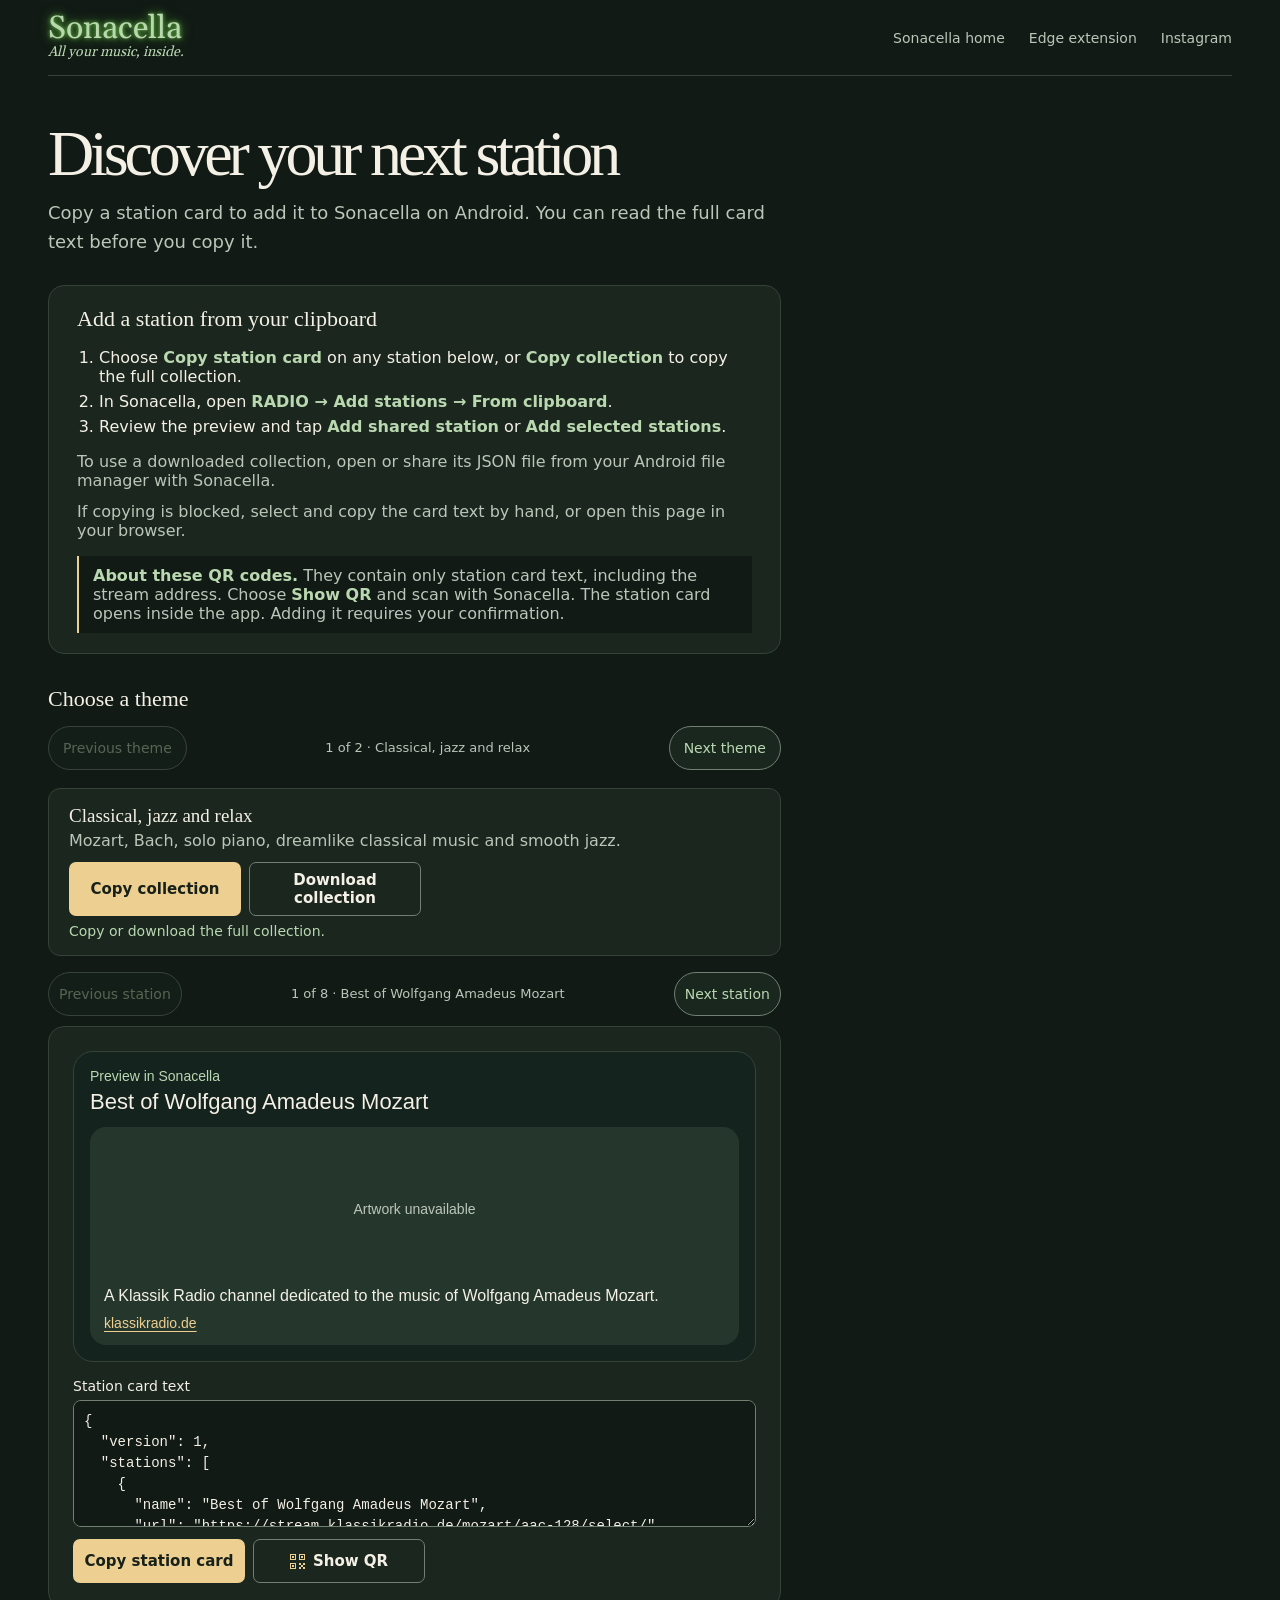
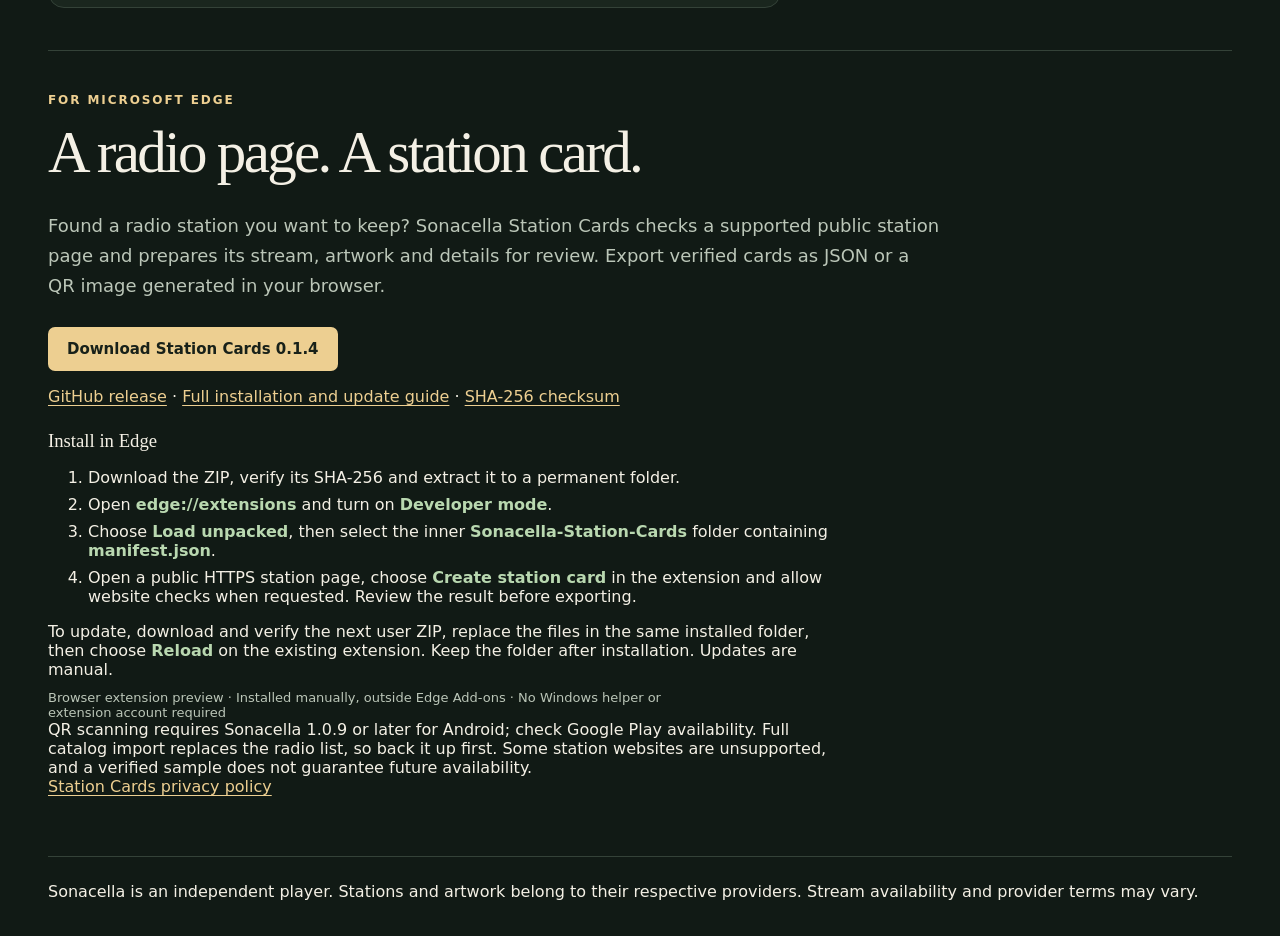
<file: discover/index.html>
<!doctype html>
<html lang="en">
<head>
  <meta charset="utf-8">
  <meta name="viewport" content="width=device-width, initial-scale=1">
  <meta name="description" content="Browse Sonacella radio stations and copy a station card to add it to the Android app.">
  <meta name="theme-color" content="#111a15">
  <title>Discover your next station | Sonacella</title>
  <link rel="icon" href="../assets/icon.png" type="image/png">
  <link rel="stylesheet" href="../style.css">
  <link rel="stylesheet" href="discover.css?v=collection-hints">
  <script src="../carousel.js?v=station-themes" defer></script>
  <script src="discover.js?v=collection-hints" defer></script>
</head>
<body>
  <header class="site-header wrap">
    <a class="brand wordmark" href="../">
      <span class="brand-name">Sonacella</span>
      <span class="brand-slogan">All your music, inside.</span>
    </a>
    <nav aria-label="Main navigation">
      <a href="../#station-cards">Sonacella home</a>
      <a href="#extension">Edge extension</a>
      <a href="https://www.instagram.com/sonacella.app/">Instagram</a>
    </nav>
  </header>

  <main class="wrap discover">
    <header class="discover-heading">
      <h1>Discover your next station</h1>
      <p class="lede">Copy a station card to add it to Sonacella on Android. You can read the full card text before you copy it.</p>
    </header>
    <section class="discover-guide" aria-labelledby="import-title">
      <h2 id="import-title">Add a station from your clipboard</h2>
      <ol>
        <li>Choose <strong>Copy station card</strong> on any station below, or <strong>Copy collection</strong> to copy the full collection.</li>
        <li>In Sonacella, open <strong>RADIO &rarr; Add stations &rarr; From clipboard</strong>.</li>
        <li>Review the preview and tap <strong>Add shared station</strong> or <strong>Add selected stations</strong>.</li>
      </ol>
      <p>To use a downloaded collection, open or share its JSON file from your Android file manager with Sonacella.</p>
      <p>If copying is blocked, select and copy the card text by hand, or open this page in your browser.</p>
      <p class="discover-qr-note"><strong>About these QR codes.</strong> They contain only station card text, including the stream address. Choose <strong>Show QR</strong> and scan with Sonacella. The station card opens inside the app. Adding it requires your confirmation.</p>
    </section>
    <section class="station-themes" id="themes" aria-labelledby="themes-title" data-carousel>
      <h2 id="themes-title">Choose a theme</h2>
          <div class="carousel-controls" data-carousel-controls hidden>
            <button type="button" data-carousel-step="-1">Previous theme</button>
            <span class="carousel-status" data-carousel-status aria-live="polite"></span>
            <button type="button" data-carousel-step="1">Next theme</button>
          </div>
        <div class="station-theme-slides">
          <div class="station-theme" id="classic-theme" data-carousel-slide data-carousel-target="classic-stations">
            <h3 data-carousel-title>Classical, jazz and relax</h3>
            <p>Mozart, Bach, solo piano, dreamlike classical music and smooth jazz.</p>
            <div class="station-card-actions">
              <button class="play-button" type="button" data-copy-collection hidden>Copy collection</button>
              <a class="station-download-button" href="collections/sonacella-classic-collection.json" download>Download collection</a>
            </div>
            <p class="station-copy-status" role="status">Copy or download the full collection.</p>
            <textarea aria-label="Collection JSON" rows="5" readonly spellcheck="false" hidden></textarea>
          </div>
          <div class="station-theme" id="christmas-theme" data-carousel-slide data-carousel-target="christmas-stations">
            <h3 data-carousel-title>Christmas radio</h3>
            <p>Country Christmas songs, festive instrumentals and laid-back holiday radio.</p>
            <div class="station-card-actions">
              <button class="play-button" type="button" data-copy-collection hidden>Copy collection</button>
              <a class="station-download-button" href="collections/sonacella-christmas-collection.json" download>Download collection</a>
            </div>
            <p class="station-copy-status" role="status">Copy or download the full collection.</p>
            <textarea aria-label="Collection JSON" rows="5" readonly spellcheck="false" hidden></textarea>
          </div>
        </div>
<!-- THEMES -->
    </section>
      <section class="station-shelf" id="classic-stations" aria-label="Classical, jazz and relax stations" data-carousel>
          <div class="carousel-controls" data-carousel-controls hidden>
            <button type="button" data-carousel-step="-1">Previous station</button>
            <span class="carousel-status" data-carousel-status aria-live="polite"></span>
            <button type="button" data-carousel-step="1">Next station</button>
          </div>
            <article class="discovery-card" id="mozart" aria-labelledby="mozart-title" data-carousel-slide>
              <div class="station-preview">
                <p class="station-preview-label">Preview in Sonacella</p>
                <h4 id="mozart-title" data-carousel-title>Best of Wolfgang Amadeus Mozart</h4>
                <div class="station-preview-body">
                  <p class="station-description">A Klassik Radio channel dedicated to the music of Wolfgang Amadeus Mozart.</p>
                  <p class="station-provider"><a href="https://www.klassikradio.de/klassik-radio-plus/klassische-musik-streamen/wolfgang-amadeus-mozart/">klassikradio.de</a></p>
                </div>
              </div>
              <label for="mozart-text">Station card text</label>
              <textarea id="mozart-text" rows="5" readonly spellcheck="false" wrap="soft">
{
  "version": 1,
  "stations": [
    {
      "name": "Best of Wolfgang Amadeus Mozart",
      "url": "https://stream.klassikradio.de/mozart/aac-128/select/",
      "imageUrl": "https://krs3.fra1.cdn.digitaloceanspaces.com/images/stations/mozart-920x920pxjpg-6a5e0a23ec2ec933874090.jpg",
      "description": "A Klassik Radio channel dedicated to the music of Wolfgang Amadeus Mozart.",
      "website": "https://www.klassikradio.de/klassik-radio-plus/klassische-musik-streamen/wolfgang-amadeus-mozart/"
    }
  ]
}</textarea>
              <div class="station-card-actions">
                <button class="play-button" type="button" data-copy-card hidden>Copy station card<span class="visually-hidden"> for Best of Wolfgang Amadeus Mozart</span></button>
                <button type="button" class="station-qr-button" data-toggle-qr aria-expanded="false" aria-controls="mozart-qr" hidden><span class="qr-icon" aria-hidden="true"></span><span data-qr-label>Show QR</span><span class="visually-hidden"> for Best of Wolfgang Amadeus Mozart</span></button>
              </div>
              <p class="station-copy-status" role="status"></p>
              <div class="station-qr" id="mozart-qr" hidden>
                <p>Scan in Sonacella to preview this station. You choose whether to add it.</p>
                <img src="../assets/discover/classic/mozart.png" alt="Sonacella station QR for Best of Wolfgang Amadeus Mozart" width="240" height="240" loading="lazy">
                <a href="../assets/discover/classic/mozart.png" download>Save QR image</a>
              </div>
              <noscript><p><a href="../assets/discover/classic/mozart.png" download>Save QR image</a>. Open it in Sonacella to preview this station.</p></noscript>
            </article>
            <article class="discovery-card" id="baroque" aria-labelledby="baroque-title" data-carousel-slide>
              <div class="station-preview">
                <p class="station-preview-label">Preview in Sonacella</p>
                <h4 id="baroque-title" data-carousel-title>Best of Barock</h4>
                <div class="station-preview-body">
                  <p class="station-description"></p>
                  <p class="station-provider"><a href="https://www.klassikradio.de/klassik-radio-plus/klassische-musik-streamen/barock-musik/">klassikradio.de</a></p>
                </div>
              </div>
              <label for="baroque-text">Station card text</label>
              <textarea id="baroque-text" rows="5" readonly spellcheck="false" wrap="soft">
{
  "version": 1,
  "stations": [
    {
      "name": "Best of Barock",
      "url": "https://stream.klassikradio.de/barock/aac-128/select/",
      "imageUrl": "https://krs3.fra1.cdn.digitaloceanspaces.com/images/stations/krs-bestofbarock-920-67a9cff97b8cc195264752.jpg",
      "website": "https://www.klassikradio.de/klassik-radio-plus/klassische-musik-streamen/barock-musik/"
    }
  ]
}</textarea>
              <div class="station-card-actions">
                <button class="play-button" type="button" data-copy-card hidden>Copy station card<span class="visually-hidden"> for Best of Barock</span></button>
                <button type="button" class="station-qr-button" data-toggle-qr aria-expanded="false" aria-controls="baroque-qr" hidden><span class="qr-icon" aria-hidden="true"></span><span data-qr-label>Show QR</span><span class="visually-hidden"> for Best of Barock</span></button>
              </div>
              <p class="station-copy-status" role="status"></p>
              <div class="station-qr" id="baroque-qr" hidden>
                <p>Scan in Sonacella to preview this station. You choose whether to add it.</p>
                <img src="../assets/discover/classic/baroque.png" alt="Sonacella station QR for Best of Barock" width="240" height="240" loading="lazy">
                <a href="../assets/discover/classic/baroque.png" download>Save QR image</a>
              </div>
              <noscript><p><a href="../assets/discover/classic/baroque.png" download>Save QR image</a>. Open it in Sonacella to preview this station.</p></noscript>
            </article>
            <article class="discovery-card" id="bach" aria-labelledby="bach-title" data-carousel-slide>
              <div class="station-preview">
                <p class="station-preview-label">Preview in Sonacella</p>
                <h4 id="bach-title" data-carousel-title>Best of Johann Sebastian Bach</h4>
                <div class="station-preview-body">
                  <p class="station-description"></p>
                  <p class="station-provider"><a href="https://www.klassikradio.de/klassik-radio-plus/klassische-musik-streamen/johann-sebastian-bach/">klassikradio.de</a></p>
                </div>
              </div>
              <label for="bach-text">Station card text</label>
              <textarea id="bach-text" rows="5" readonly spellcheck="false" wrap="soft">
{
  "version": 1,
  "stations": [
    {
      "name": "Best of Johann Sebastian Bach",
      "url": "https://stream.klassikradio.de/purebach/aac-128/select/",
      "imageUrl": "https://krs3.fra1.cdn.digitaloceanspaces.com/images/stations/bach-920x920px-6a5e0955c658e795390518.jpg",
      "website": "https://www.klassikradio.de/klassik-radio-plus/klassische-musik-streamen/johann-sebastian-bach/"
    }
  ]
}</textarea>
              <div class="station-card-actions">
                <button class="play-button" type="button" data-copy-card hidden>Copy station card<span class="visually-hidden"> for Best of Johann Sebastian Bach</span></button>
                <button type="button" class="station-qr-button" data-toggle-qr aria-expanded="false" aria-controls="bach-qr" hidden><span class="qr-icon" aria-hidden="true"></span><span data-qr-label>Show QR</span><span class="visually-hidden"> for Best of Johann Sebastian Bach</span></button>
              </div>
              <p class="station-copy-status" role="status"></p>
              <div class="station-qr" id="bach-qr" hidden>
                <p>Scan in Sonacella to preview this station. You choose whether to add it.</p>
                <img src="../assets/discover/classic/bach.png" alt="Sonacella station QR for Best of Johann Sebastian Bach" width="240" height="240" loading="lazy">
                <a href="../assets/discover/classic/bach.png" download>Save QR image</a>
              </div>
              <noscript><p><a href="../assets/discover/classic/bach.png" download>Save QR image</a>. Open it in Sonacella to preview this station.</p></noscript>
            </article>
            <article class="discovery-card" id="piano" aria-labelledby="piano-title" data-carousel-slide>
              <div class="station-preview">
                <p class="station-preview-label">Preview in Sonacella</p>
                <h4 id="piano-title" data-carousel-title>Klavier Solo</h4>
                <div class="station-preview-body">
                  <p class="station-description"></p>
                  <p class="station-provider"><a href="https://www.klassikradio.de/klassik-radio-plus/klassische-musik-streamen/piano-musik/">klassikradio.de</a></p>
                </div>
              </div>
              <label for="piano-text">Station card text</label>
              <textarea id="piano-text" rows="5" readonly spellcheck="false" wrap="soft">
{
  "version": 1,
  "stations": [
    {
      "name": "Klavier Solo",
      "url": "https://stream.klassikradio.de/piano/aac-128/select/",
      "imageUrl": "https://krs3.fra1.cdn.digitaloceanspaces.com/images/stations/klavier-solo-920-67bedf7c4e9d6166093912.jpg",
      "website": "https://www.klassikradio.de/klassik-radio-plus/klassische-musik-streamen/piano-musik/"
    }
  ]
}</textarea>
              <div class="station-card-actions">
                <button class="play-button" type="button" data-copy-card hidden>Copy station card<span class="visually-hidden"> for Klavier Solo</span></button>
                <button type="button" class="station-qr-button" data-toggle-qr aria-expanded="false" aria-controls="piano-qr" hidden><span class="qr-icon" aria-hidden="true"></span><span data-qr-label>Show QR</span><span class="visually-hidden"> for Klavier Solo</span></button>
              </div>
              <p class="station-copy-status" role="status"></p>
              <div class="station-qr" id="piano-qr" hidden>
                <p>Scan in Sonacella to preview this station. You choose whether to add it.</p>
                <img src="../assets/discover/classic/piano.png" alt="Sonacella station QR for Klavier Solo" width="240" height="240" loading="lazy">
                <a href="../assets/discover/classic/piano.png" download>Save QR image</a>
              </div>
              <noscript><p><a href="../assets/discover/classic/piano.png" download>Save QR image</a>. Open it in Sonacella to preview this station.</p></noscript>
            </article>
            <article class="discovery-card" id="new-classics" aria-labelledby="new-classics-title" data-carousel-slide>
              <div class="station-preview">
                <p class="station-preview-label">Preview in Sonacella</p>
                <h4 id="new-classics-title" data-carousel-title>New Classics</h4>
                <div class="station-preview-body">
                  <p class="station-description"></p>
                  <p class="station-provider"><a href="https://www.klassikradio.de/klassik-radio-plus/klassische-musik-streamen/neoklassik/">klassikradio.de</a></p>
                </div>
              </div>
              <label for="new-classics-text">Station card text</label>
              <textarea id="new-classics-text" rows="5" readonly spellcheck="false" wrap="soft">
{
  "version": 1,
  "stations": [
    {
      "name": "New Classics",
      "url": "https://stream.klassikradio.de/newclassics/aac-128/select/",
      "imageUrl": "https://krs3.fra1.cdn.digitaloceanspaces.com/images/stations/new-classics-920-65d3052076d7f819461254.jpg",
      "website": "https://www.klassikradio.de/klassik-radio-plus/klassische-musik-streamen/neoklassik/"
    }
  ]
}</textarea>
              <div class="station-card-actions">
                <button class="play-button" type="button" data-copy-card hidden>Copy station card<span class="visually-hidden"> for New Classics</span></button>
                <button type="button" class="station-qr-button" data-toggle-qr aria-expanded="false" aria-controls="new-classics-qr" hidden><span class="qr-icon" aria-hidden="true"></span><span data-qr-label>Show QR</span><span class="visually-hidden"> for New Classics</span></button>
              </div>
              <p class="station-copy-status" role="status"></p>
              <div class="station-qr" id="new-classics-qr" hidden>
                <p>Scan in Sonacella to preview this station. You choose whether to add it.</p>
                <img src="../assets/discover/classic/new-classics.png" alt="Sonacella station QR for New Classics" width="240" height="240" loading="lazy">
                <a href="../assets/discover/classic/new-classics.png" download>Save QR image</a>
              </div>
              <noscript><p><a href="../assets/discover/classic/new-classics.png" download>Save QR image</a>. Open it in Sonacella to preview this station.</p></noscript>
            </article>
            <article class="discovery-card" id="dreams" aria-labelledby="dreams-title" data-carousel-slide>
              <div class="station-preview">
                <p class="station-preview-label">Preview in Sonacella</p>
                <h4 id="dreams-title" data-carousel-title>Klassik Dreams</h4>
                <div class="station-preview-body">
                  <p class="station-description"></p>
                  <p class="station-provider"><a href="https://www.klassikradio.de/klassik-radio-plus/klassische-musik-streamen/klassik-dreams/">klassikradio.de</a></p>
                </div>
              </div>
              <label for="dreams-text">Station card text</label>
              <textarea id="dreams-text" rows="5" readonly spellcheck="false" wrap="soft">
{
  "version": 1,
  "stations": [
    {
      "name": "Klassik Dreams",
      "url": "https://stream.klassikradio.de/dreams/aac-128/select/",
      "imageUrl": "https://krs3.fra1.cdn.digitaloceanspaces.com/images/stations/klassik-dreams-920-6746f46c41162682057086.jpg",
      "website": "https://www.klassikradio.de/klassik-radio-plus/klassische-musik-streamen/klassik-dreams/"
    }
  ]
}</textarea>
              <div class="station-card-actions">
                <button class="play-button" type="button" data-copy-card hidden>Copy station card<span class="visually-hidden"> for Klassik Dreams</span></button>
                <button type="button" class="station-qr-button" data-toggle-qr aria-expanded="false" aria-controls="dreams-qr" hidden><span class="qr-icon" aria-hidden="true"></span><span data-qr-label>Show QR</span><span class="visually-hidden"> for Klassik Dreams</span></button>
              </div>
              <p class="station-copy-status" role="status"></p>
              <div class="station-qr" id="dreams-qr" hidden>
                <p>Scan in Sonacella to preview this station. You choose whether to add it.</p>
                <img src="../assets/discover/classic/dreams.png" alt="Sonacella station QR for Klassik Dreams" width="240" height="240" loading="lazy">
                <a href="../assets/discover/classic/dreams.png" download>Save QR image</a>
              </div>
              <noscript><p><a href="../assets/discover/classic/dreams.png" download>Save QR image</a>. Open it in Sonacella to preview this station.</p></noscript>
            </article>
            <article class="discovery-card" id="smooth-jazz" aria-labelledby="smooth-jazz-title" data-carousel-slide>
              <div class="station-preview">
                <p class="station-preview-label">Preview in Sonacella</p>
                <h4 id="smooth-jazz-title" data-carousel-title>Smooth Jazz</h4>
                <div class="station-preview-body">
                  <p class="station-description"></p>
                  <p class="station-provider"><a href="https://www.klassikradio.de/klassik-radio-plus/jazz-musik-hoeren/smooth-jazz/">klassikradio.de</a></p>
                </div>
              </div>
              <label for="smooth-jazz-text">Station card text</label>
              <textarea id="smooth-jazz-text" rows="5" readonly spellcheck="false" wrap="soft">
{
  "version": 1,
  "stations": [
    {
      "name": "Smooth Jazz",
      "url": "https://stream.klassikradio.de/smooth/aac-128/select/",
      "imageUrl": "https://krs3.fra1.cdn.digitaloceanspaces.com/images/stations/krs-smoothjazz-920-6ae32b046f337139408433.jpg",
      "website": "https://www.klassikradio.de/klassik-radio-plus/jazz-musik-hoeren/smooth-jazz/"
    }
  ]
}</textarea>
              <div class="station-card-actions">
                <button class="play-button" type="button" data-copy-card hidden>Copy station card<span class="visually-hidden"> for Smooth Jazz</span></button>
                <button type="button" class="station-qr-button" data-toggle-qr aria-expanded="false" aria-controls="smooth-jazz-qr" hidden><span class="qr-icon" aria-hidden="true"></span><span data-qr-label>Show QR</span><span class="visually-hidden"> for Smooth Jazz</span></button>
              </div>
              <p class="station-copy-status" role="status"></p>
              <div class="station-qr" id="smooth-jazz-qr" hidden>
                <p>Scan in Sonacella to preview this station. You choose whether to add it.</p>
                <img src="../assets/discover/classic/smooth-jazz.png" alt="Sonacella station QR for Smooth Jazz" width="240" height="240" loading="lazy">
                <a href="../assets/discover/classic/smooth-jazz.png" download>Save QR image</a>
              </div>
              <noscript><p><a href="../assets/discover/classic/smooth-jazz.png" download>Save QR image</a>. Open it in Sonacella to preview this station.</p></noscript>
            </article>
            <article class="discovery-card" id="classic-radio-non-stop" aria-labelledby="classic-radio-non-stop-title" data-carousel-slide>
              <div class="station-preview">
                <p class="station-preview-label">Preview in Sonacella</p>
                <h4 id="classic-radio-non-stop-title" data-carousel-title>CLASSIC RADIO NON STOP</h4>
                <div class="station-preview-body">
                  <p class="station-description">Ancient, baroque, classical, romantic and contemporary music.</p>
                  <p class="station-provider"><a href="https://classicradiononstop.fr/stream-classical-music-at-anytime-and-anywhere-classic-radio-non-stop.html">classicradiononstop.fr</a></p>
                </div>
              </div>
              <label for="classic-radio-non-stop-text">Station card text</label>
              <textarea id="classic-radio-non-stop-text" rows="5" readonly spellcheck="false" wrap="soft">
{
  "version": 1,
  "stations": [
    {
      "name": "CLASSIC RADIO NON STOP",
      "url": "https://smeuh.org:8443/classicradiononstop.mp3",
      "imageUrl": "https://classicradiononstop.fr/_media/img/small/neutral-minimalist-modern-classical-music-youtube-video.png",
      "description": "Ancient, baroque, classical, romantic and contemporary music.",
      "website": "https://classicradiononstop.fr/stream-classical-music-at-anytime-and-anywhere-classic-radio-non-stop.html"
    }
  ]
}</textarea>
              <div class="station-card-actions">
                <button class="play-button" type="button" data-copy-card hidden>Copy station card<span class="visually-hidden"> for CLASSIC RADIO NON STOP</span></button>
                <button type="button" class="station-qr-button" data-toggle-qr aria-expanded="false" aria-controls="classic-radio-non-stop-qr" hidden><span class="qr-icon" aria-hidden="true"></span><span data-qr-label>Show QR</span><span class="visually-hidden"> for CLASSIC RADIO NON STOP</span></button>
              </div>
              <p class="station-copy-status" role="status"></p>
              <div class="station-qr" id="classic-radio-non-stop-qr" hidden>
                <p>Scan in Sonacella to preview this station. You choose whether to add it.</p>
                <img src="../assets/discover/classic/classic-radio-non-stop.png" alt="Sonacella station QR for CLASSIC RADIO NON STOP" width="240" height="240" loading="lazy">
                <a href="../assets/discover/classic/classic-radio-non-stop.png" download>Save QR image</a>
              </div>
              <noscript><p><a href="../assets/discover/classic/classic-radio-non-stop.png" download>Save QR image</a>. Open it in Sonacella to preview this station.</p></noscript>
            </article>
      </section>
      <section class="station-shelf" id="christmas-stations" aria-label="Christmas radio stations" data-carousel>
          <div class="carousel-controls" data-carousel-controls hidden>
            <button type="button" data-carousel-step="-1">Previous station</button>
            <span class="carousel-status" data-carousel-status aria-live="polite"></span>
            <button type="button" data-carousel-step="1">Next station</button>
          </div>
            <article class="discovery-card" id="1000-christmas" aria-labelledby="1000-christmas-title" data-carousel-slide>
              <div class="station-preview">
                <p class="station-preview-label">Preview in Sonacella</p>
                <h4 id="1000-christmas-title" data-carousel-title>1000 Christmas</h4>
                <div class="station-preview-body">
                  <p class="station-description">An online radio station playing Christmas music around the clock, all year long.</p>
                  <p class="station-provider"><a href="https://www.1000christmas.com/">1000christmas.com</a></p>
                </div>
              </div>
              <label for="1000-christmas-text">Station card text</label>
              <textarea id="1000-christmas-text" rows="5" readonly spellcheck="false" wrap="soft">
{
  "version": 1,
  "stations": [
    {
      "name": "1000 Christmas",
      "url": "https://ais-sa2.cdnstream1.com/2553_128.mp3",
      "imageUrl": "https://1000christmas.com/images/1000christmas_500x500.png",
      "description": "An online radio station playing Christmas music around the clock, all year long.",
      "website": "https://www.1000christmas.com/"
    }
  ]
}</textarea>
              <div class="station-card-actions">
                <button class="play-button" type="button" data-copy-card hidden>Copy station card<span class="visually-hidden"> for 1000 Christmas</span></button>
                <button type="button" class="station-qr-button" data-toggle-qr aria-expanded="false" aria-controls="1000-christmas-qr" hidden><span class="qr-icon" aria-hidden="true"></span><span data-qr-label>Show QR</span><span class="visually-hidden"> for 1000 Christmas</span></button>
              </div>
              <p class="station-copy-status" role="status"></p>
              <div class="station-qr" id="1000-christmas-qr" hidden>
                <p>Scan in Sonacella to preview this station. You choose whether to add it.</p>
                <img src="../assets/discover/christmas/1000-christmas.png" alt="Sonacella station QR for 1000 Christmas" width="240" height="240" loading="lazy">
                <a href="../assets/discover/christmas/1000-christmas.png" download>Save QR image</a>
              </div>
              <noscript><p><a href="../assets/discover/christmas/1000-christmas.png" download>Save QR image</a>. Open it in Sonacella to preview this station.</p></noscript>
            </article>
            <article class="discovery-card" id="christmas-country" aria-labelledby="christmas-country-title" data-carousel-slide>
              <div class="station-preview">
                <p class="station-preview-label">Preview in Sonacella</p>
                <h4 id="christmas-country-title" data-carousel-title>Christmas Country</h4>
                <div class="station-preview-body">
                  <p class="station-description">Christmas classics and holiday favorites performed by country artists.</p>
                  <p class="station-provider"><a href="https://gotradio.com/radiochannel/country-christmas/">gotradio.com</a></p>
                </div>
              </div>
              <label for="christmas-country-text">Station card text</label>
              <textarea id="christmas-country-text" rows="5" readonly spellcheck="false" wrap="soft">
{
  "version": 1,
  "stations": [
    {
      "name": "Christmas Country",
      "url": "https://pureplay.cdnstream1.com/6031_64.aac",
      "imageUrl": "https://gotradio.com/wp-content/uploads/2023/04/GotRadio_ChristmasCountry_512.png",
      "description": "Christmas classics and holiday favorites performed by country artists.",
      "website": "https://gotradio.com/radiochannel/country-christmas/"
    }
  ]
}</textarea>
              <div class="station-card-actions">
                <button class="play-button" type="button" data-copy-card hidden>Copy station card<span class="visually-hidden"> for Christmas Country</span></button>
                <button type="button" class="station-qr-button" data-toggle-qr aria-expanded="false" aria-controls="christmas-country-qr" hidden><span class="qr-icon" aria-hidden="true"></span><span data-qr-label>Show QR</span><span class="visually-hidden"> for Christmas Country</span></button>
              </div>
              <p class="station-copy-status" role="status"></p>
              <div class="station-qr" id="christmas-country-qr" hidden>
                <p>Scan in Sonacella to preview this station. You choose whether to add it.</p>
                <img src="../assets/discover/christmas/christmas-country.png" alt="Sonacella station QR for Christmas Country" width="240" height="240" loading="lazy">
                <a href="../assets/discover/christmas/christmas-country.png" download>Save QR image</a>
              </div>
              <noscript><p><a href="../assets/discover/christmas/christmas-country.png" download>Save QR image</a>. Open it in Sonacella to preview this station.</p></noscript>
            </article>
            <article class="discovery-card" id="christmas-celebration" aria-labelledby="christmas-celebration-title" data-carousel-slide>
              <div class="station-preview">
                <p class="station-preview-label">Preview in Sonacella</p>
                <h4 id="christmas-celebration-title" data-carousel-title>Christmas Celebration</h4>
                <div class="station-preview-body">
                  <p class="station-description">A seasonal mix of favorite Christmas songs.</p>
                  <p class="station-provider"><a href="https://gotradio.com/radiochannel/christmas-celebration/">gotradio.com</a></p>
                </div>
              </div>
              <label for="christmas-celebration-text">Station card text</label>
              <textarea id="christmas-celebration-text" rows="5" readonly spellcheck="false" wrap="soft">
{
  "version": 1,
  "stations": [
    {
      "name": "Christmas Celebration",
      "url": "https://pureplay.cdnstream1.com/6020_64.aac",
      "imageUrl": "https://gotradio.com/wp-content/uploads/2023/04/GotRadio_Christmas_Celebration_600x600.png",
      "description": "A seasonal mix of favorite Christmas songs.",
      "website": "https://gotradio.com/radiochannel/christmas-celebration/"
    }
  ]
}</textarea>
              <div class="station-card-actions">
                <button class="play-button" type="button" data-copy-card hidden>Copy station card<span class="visually-hidden"> for Christmas Celebration</span></button>
                <button type="button" class="station-qr-button" data-toggle-qr aria-expanded="false" aria-controls="christmas-celebration-qr" hidden><span class="qr-icon" aria-hidden="true"></span><span data-qr-label>Show QR</span><span class="visually-hidden"> for Christmas Celebration</span></button>
              </div>
              <p class="station-copy-status" role="status"></p>
              <div class="station-qr" id="christmas-celebration-qr" hidden>
                <p>Scan in Sonacella to preview this station. You choose whether to add it.</p>
                <img src="../assets/discover/christmas/christmas-celebration.png" alt="Sonacella station QR for Christmas Celebration" width="240" height="240" loading="lazy">
                <a href="../assets/discover/christmas/christmas-celebration.png" download>Save QR image</a>
              </div>
              <noscript><p><a href="../assets/discover/christmas/christmas-celebration.png" download>Save QR image</a>. Open it in Sonacella to preview this station.</p></noscript>
            </article>
            <article class="discovery-card" id="christmas-instrumentals" aria-labelledby="christmas-instrumentals-title" data-carousel-slide>
              <div class="station-preview">
                <p class="station-preview-label">Preview in Sonacella</p>
                <h4 id="christmas-instrumentals-title" data-carousel-title>Christmas Instrumentals</h4>
                <div class="station-preview-body">
                  <p class="station-description">Instrumental Christmas music for background listening.</p>
                  <p class="station-provider"><a href="https://gotradio.com/radiochannel/christmas-instrumentals/">gotradio.com</a></p>
                </div>
              </div>
              <label for="christmas-instrumentals-text">Station card text</label>
              <textarea id="christmas-instrumentals-text" rows="5" readonly spellcheck="false" wrap="soft">
{
  "version": 1,
  "stations": [
    {
      "name": "Christmas Instrumentals",
      "url": "https://pureplay.cdnstream1.com/6061_64.aac",
      "imageUrl": "https://gotradio.com/wp-content/uploads/2023/11/GotRadio_Christmas_Instrumentals_600x600.png",
      "description": "Instrumental Christmas music for background listening.",
      "website": "https://gotradio.com/radiochannel/christmas-instrumentals/"
    }
  ]
}</textarea>
              <div class="station-card-actions">
                <button class="play-button" type="button" data-copy-card hidden>Copy station card<span class="visually-hidden"> for Christmas Instrumentals</span></button>
                <button type="button" class="station-qr-button" data-toggle-qr aria-expanded="false" aria-controls="christmas-instrumentals-qr" hidden><span class="qr-icon" aria-hidden="true"></span><span data-qr-label>Show QR</span><span class="visually-hidden"> for Christmas Instrumentals</span></button>
              </div>
              <p class="station-copy-status" role="status"></p>
              <div class="station-qr" id="christmas-instrumentals-qr" hidden>
                <p>Scan in Sonacella to preview this station. You choose whether to add it.</p>
                <img src="../assets/discover/christmas/christmas-instrumentals.png" alt="Sonacella station QR for Christmas Instrumentals" width="240" height="240" loading="lazy">
                <a href="../assets/discover/christmas/christmas-instrumentals.png" download>Save QR image</a>
              </div>
              <noscript><p><a href="../assets/discover/christmas/christmas-instrumentals.png" download>Save QR image</a>. Open it in Sonacella to preview this station.</p></noscript>
            </article>
            <article class="discovery-card" id="that-christmas-channel" aria-labelledby="that-christmas-channel-title" data-carousel-slide>
              <div class="station-preview">
                <p class="station-preview-label">Preview in Sonacella</p>
                <h4 id="that-christmas-channel-title" data-carousel-title>That Christmas Channel</h4>
                <div class="station-preview-body">
                  <p class="station-description">Year-round Christmas radio with traditional carols, contemporary hits, country holiday songs, and winter favorites.</p>
                  <p class="station-provider"><a href="https://thatchristmaschannel.com/">thatchristmaschannel.com</a></p>
                </div>
              </div>
              <label for="that-christmas-channel-text">Station card text</label>
              <textarea id="that-christmas-channel-text" rows="5" readonly spellcheck="false" wrap="soft">
{
  "version": 1,
  "stations": [
    {
      "name": "That Christmas Channel",
      "url": "https://ais-sa5.cdnstream1.com/b55667_128mp3",
      "imageUrl": "https://cdn.onlineradiobox.com/img/fblogo/7/99657.v2.png",
      "description": "Year-round Christmas radio with traditional carols, contemporary hits, country holiday songs, and winter favorites.",
      "website": "https://thatchristmaschannel.com/"
    }
  ]
}</textarea>
              <div class="station-card-actions">
                <button class="play-button" type="button" data-copy-card hidden>Copy station card<span class="visually-hidden"> for That Christmas Channel</span></button>
                <button type="button" class="station-qr-button" data-toggle-qr aria-expanded="false" aria-controls="that-christmas-channel-qr" hidden><span class="qr-icon" aria-hidden="true"></span><span data-qr-label>Show QR</span><span class="visually-hidden"> for That Christmas Channel</span></button>
              </div>
              <p class="station-copy-status" role="status"></p>
              <div class="station-qr" id="that-christmas-channel-qr" hidden>
                <p>Scan in Sonacella to preview this station. You choose whether to add it.</p>
                <img src="../assets/discover/christmas/that-christmas-channel.png" alt="Sonacella station QR for That Christmas Channel" width="240" height="240" loading="lazy">
                <a href="../assets/discover/christmas/that-christmas-channel.png" download>Save QR image</a>
              </div>
              <noscript><p><a href="../assets/discover/christmas/that-christmas-channel.png" download>Save QR image</a>. Open it in Sonacella to preview this station.</p></noscript>
            </article>
            <article class="discovery-card" id="christmas-lounge" aria-labelledby="christmas-lounge-title" data-carousel-slide>
              <div class="station-preview">
                <p class="station-preview-label">Preview in Sonacella</p>
                <h4 id="christmas-lounge-title" data-carousel-title>Christmas Lounge</h4>
                <div class="station-preview-body">
                  <p class="station-description">Quiet Christmas jazz, crooners, orchestras, and strings, streaming around the clock from Stupid Potato.</p>
                  <p class="station-provider"><a href="https://stupidpotato.com/christmas-lounge/">stupidpotato.com</a></p>
                  <p class="station-provider-note">Stupid Potato allows personal, non-commercial listening. Copying or republishing its original work requires permission. <a href="https://stupidpotato.com/terms/">Provider terms</a></p>
                </div>
              </div>
              <label for="christmas-lounge-text">Station card text</label>
              <textarea id="christmas-lounge-text" rows="5" readonly spellcheck="false" wrap="soft">
{
  "version": 1,
  "stations": [
    {
      "name": "Christmas Lounge",
      "url": "https://stupidpotato.com/christmas-lounge/live",
      "imageUrl": "https://stupidpotato.com/christmas-lounge/og.jpg?v=b39ec63c",
      "description": "Quiet Christmas jazz, crooners, orchestras, and strings, streaming around the clock from Stupid Potato.",
      "website": "https://stupidpotato.com/christmas-lounge/",
      "terms": "Stupid Potato allows personal, non-commercial listening. Copying or republishing its original work requires permission.",
      "termsUrl": "https://stupidpotato.com/terms/"
    }
  ]
}</textarea>
              <div class="station-card-actions">
                <button class="play-button" type="button" data-copy-card hidden>Copy station card<span class="visually-hidden"> for Christmas Lounge</span></button>
                <button type="button" class="station-qr-button" data-toggle-qr aria-expanded="false" aria-controls="christmas-lounge-qr" hidden><span class="qr-icon" aria-hidden="true"></span><span data-qr-label>Show QR</span><span class="visually-hidden"> for Christmas Lounge</span></button>
              </div>
              <p class="station-copy-status" role="status"></p>
              <div class="station-qr" id="christmas-lounge-qr" hidden>
                <p>Scan in Sonacella to preview this station. You choose whether to add it.</p>
                <img src="../assets/discover/christmas/christmas-lounge.png" alt="Sonacella station QR for Christmas Lounge" width="240" height="240" loading="lazy">
                <a href="../assets/discover/christmas/christmas-lounge.png" download>Save QR image</a>
              </div>
              <noscript><p><a href="../assets/discover/christmas/christmas-lounge.png" download>Save QR image</a>. Open it in Sonacella to preview this station.</p></noscript>
            </article>
            <article class="discovery-card" id="santa-105" aria-labelledby="santa-105-title" data-carousel-slide>
              <div class="station-preview">
                <p class="station-preview-label">Preview in Sonacella</p>
                <h4 id="santa-105-title" data-carousel-title>Santa 105</h4>
                <div class="station-preview-body">
                  <p class="station-description">An online radio station playing Christmas songs and holiday favorites year-round.</p>
                  <p class="station-provider"><a href="https://sunny105radio.com/santa-105/">sunny105radio.com</a></p>
                </div>
              </div>
              <label for="santa-105-text">Station card text</label>
              <textarea id="santa-105-text" rows="5" readonly spellcheck="false" wrap="soft">
{
  "version": 1,
  "stations": [
    {
      "name": "Santa 105",
      "url": "https://streaming.atlanticsunrisehosting.com/proxy/santa105/stream",
      "imageUrl": "https://sunny105radio.com/wp-content/themes/sunny105/assets/santa-logo.png",
      "description": "An online radio station playing Christmas songs and holiday favorites year-round.",
      "website": "https://sunny105radio.com/santa-105/"
    }
  ]
}</textarea>
              <div class="station-card-actions">
                <button class="play-button" type="button" data-copy-card hidden>Copy station card<span class="visually-hidden"> for Santa 105</span></button>
                <button type="button" class="station-qr-button" data-toggle-qr aria-expanded="false" aria-controls="santa-105-qr" hidden><span class="qr-icon" aria-hidden="true"></span><span data-qr-label>Show QR</span><span class="visually-hidden"> for Santa 105</span></button>
              </div>
              <p class="station-copy-status" role="status"></p>
              <div class="station-qr" id="santa-105-qr" hidden>
                <p>Scan in Sonacella to preview this station. You choose whether to add it.</p>
                <img src="../assets/discover/christmas/santa-105.png" alt="Sonacella station QR for Santa 105" width="240" height="240" loading="lazy">
                <a href="../assets/discover/christmas/santa-105.png" download>Save QR image</a>
              </div>
              <noscript><p><a href="../assets/discover/christmas/santa-105.png" download>Save QR image</a>. Open it in Sonacella to preview this station.</p></noscript>
            </article>
      </section>
<!-- STATION_SHELVES -->
    <section class="collection" id="extension" aria-labelledby="station-cards-title">
      <header class="section-heading">
        <p class="eyebrow">For Microsoft Edge</p>
        <h2 id="station-cards-title">A radio page. A station card.</h2>
      </header>
      <p class="lede">Found a radio station you want to keep? Sonacella Station Cards checks a supported public station page and prepares its stream, artwork and details for review. Export verified cards as JSON or a QR image generated in your browser.</p>
      <p><a class="play-button" href="https://github.com/miphorez/sonacella/releases/download/station-cards-v0.1.4/Sonacella-Station-Cards-0.1.4-user.zip">Download Station Cards 0.1.4</a></p>
      <p class="extension-links"><a href="https://github.com/miphorez/sonacella/releases/tag/station-cards-v0.1.4">GitHub release</a> · <a href="https://github.com/miphorez/sonacella/releases/download/station-cards-v0.1.4/INSTALL.md">Full installation and update guide</a> · <a href="https://github.com/miphorez/sonacella/releases/download/station-cards-v0.1.4/Sonacella-Station-Cards-0.1.4-user.zip.sha256">SHA-256 checksum</a></p>
      <h3>Install in Edge</h3>
      <ol>
        <li>Download the ZIP, verify its SHA-256 and extract it to a permanent folder.</li>
        <li>Open <strong>edge://extensions</strong> and turn on <strong>Developer mode</strong>.</li>
        <li>Choose <strong>Load unpacked</strong>, then select the inner <strong>Sonacella-Station-Cards</strong> folder containing <strong>manifest.json</strong>.</li>
        <li>Open a public HTTPS station page, choose <strong>Create station card</strong> in the extension and allow website checks when requested. Review the result before exporting.</li>
      </ol>
      <p>To update, download and verify the next user ZIP, replace the files in the same installed folder, then choose <strong>Reload</strong> on the existing extension. Keep the folder after installation. Updates are manual.</p>
      <p class="requirements">Browser extension preview · Installed manually, outside Edge Add-ons · No Windows helper or extension account required</p>
      <p>QR scanning requires Sonacella 1.0.9 or later for Android; check Google Play availability. Full catalog import replaces the radio list, so back it up first. Some station websites are unsupported, and a verified sample does not guarantee future availability.</p>
      <p><a href="../station-cards/privacy.html">Station Cards privacy policy</a></p>
    </section>
  </main>
  <footer class="site-footer wrap">
    <p>Sonacella is an independent player. Stations and artwork belong to their respective providers. Stream availability and provider terms may vary.</p>
  </footer>
</body>
</html>
</file>
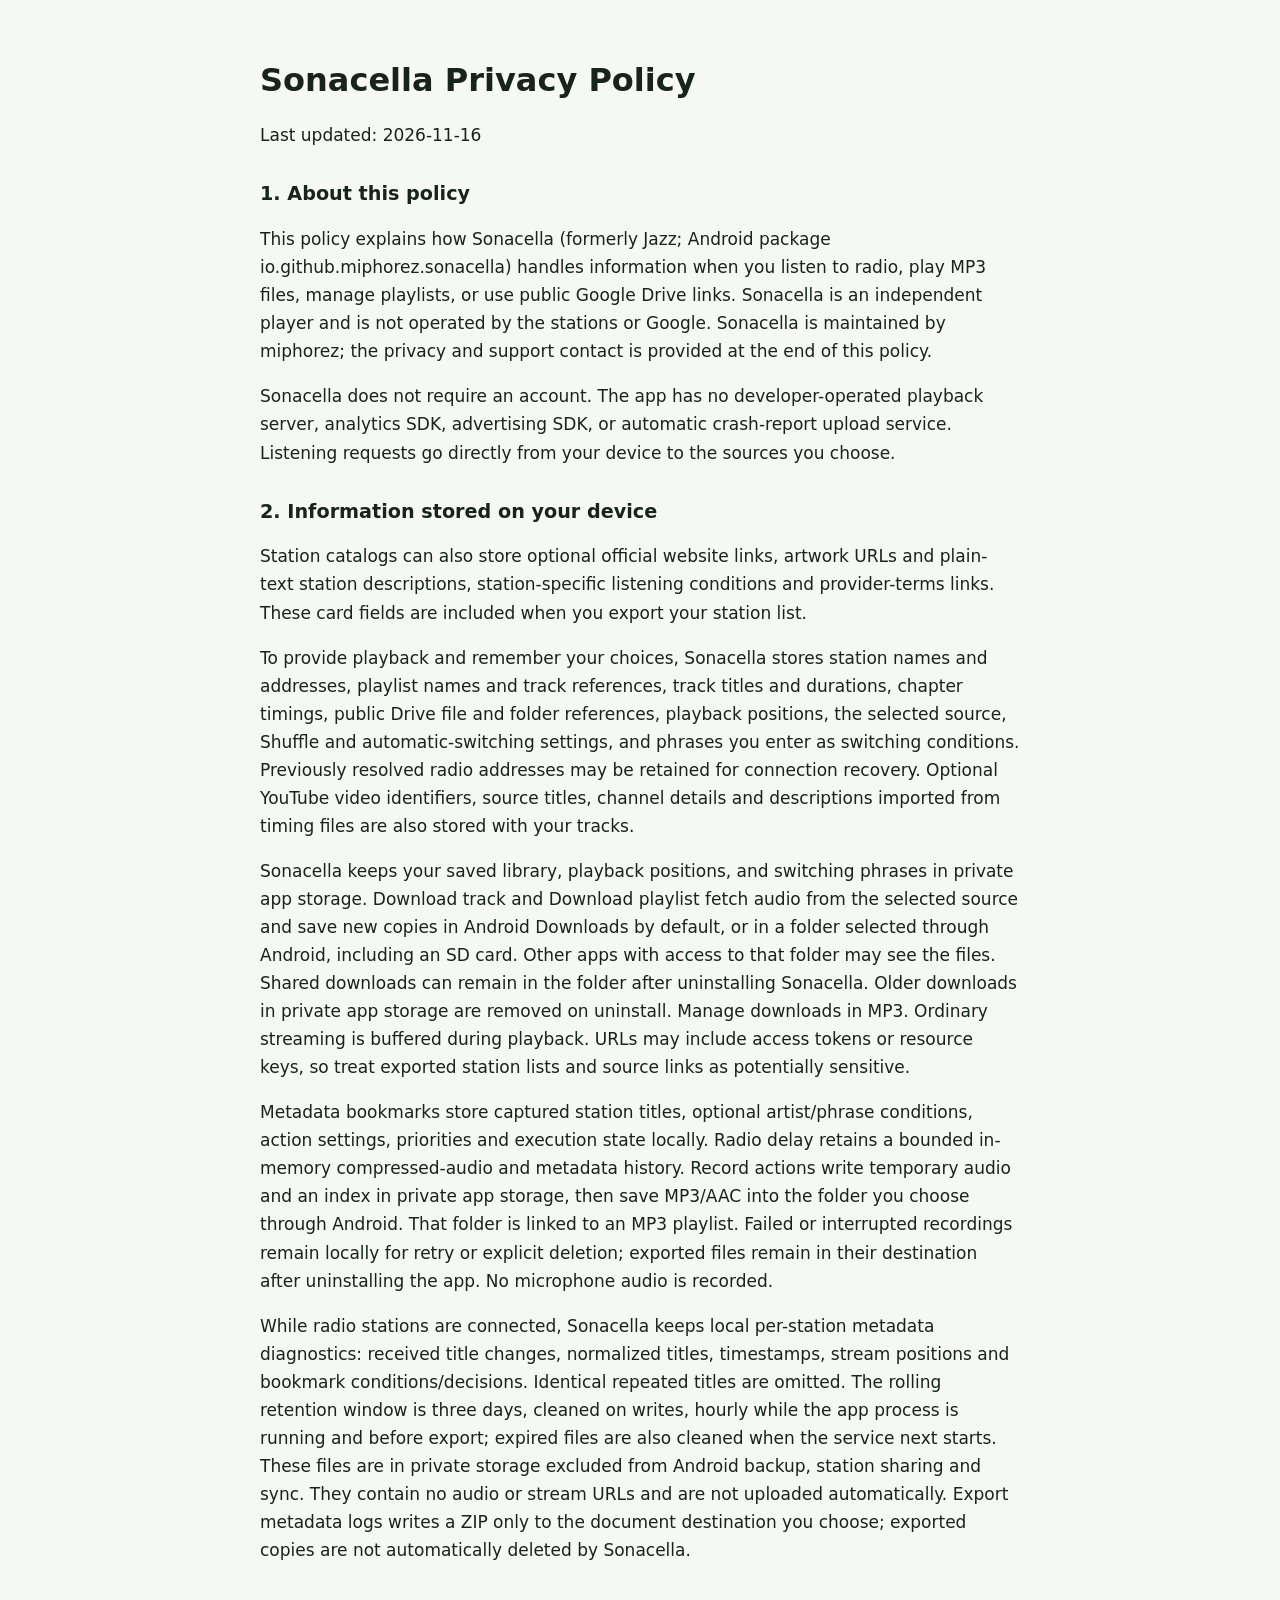
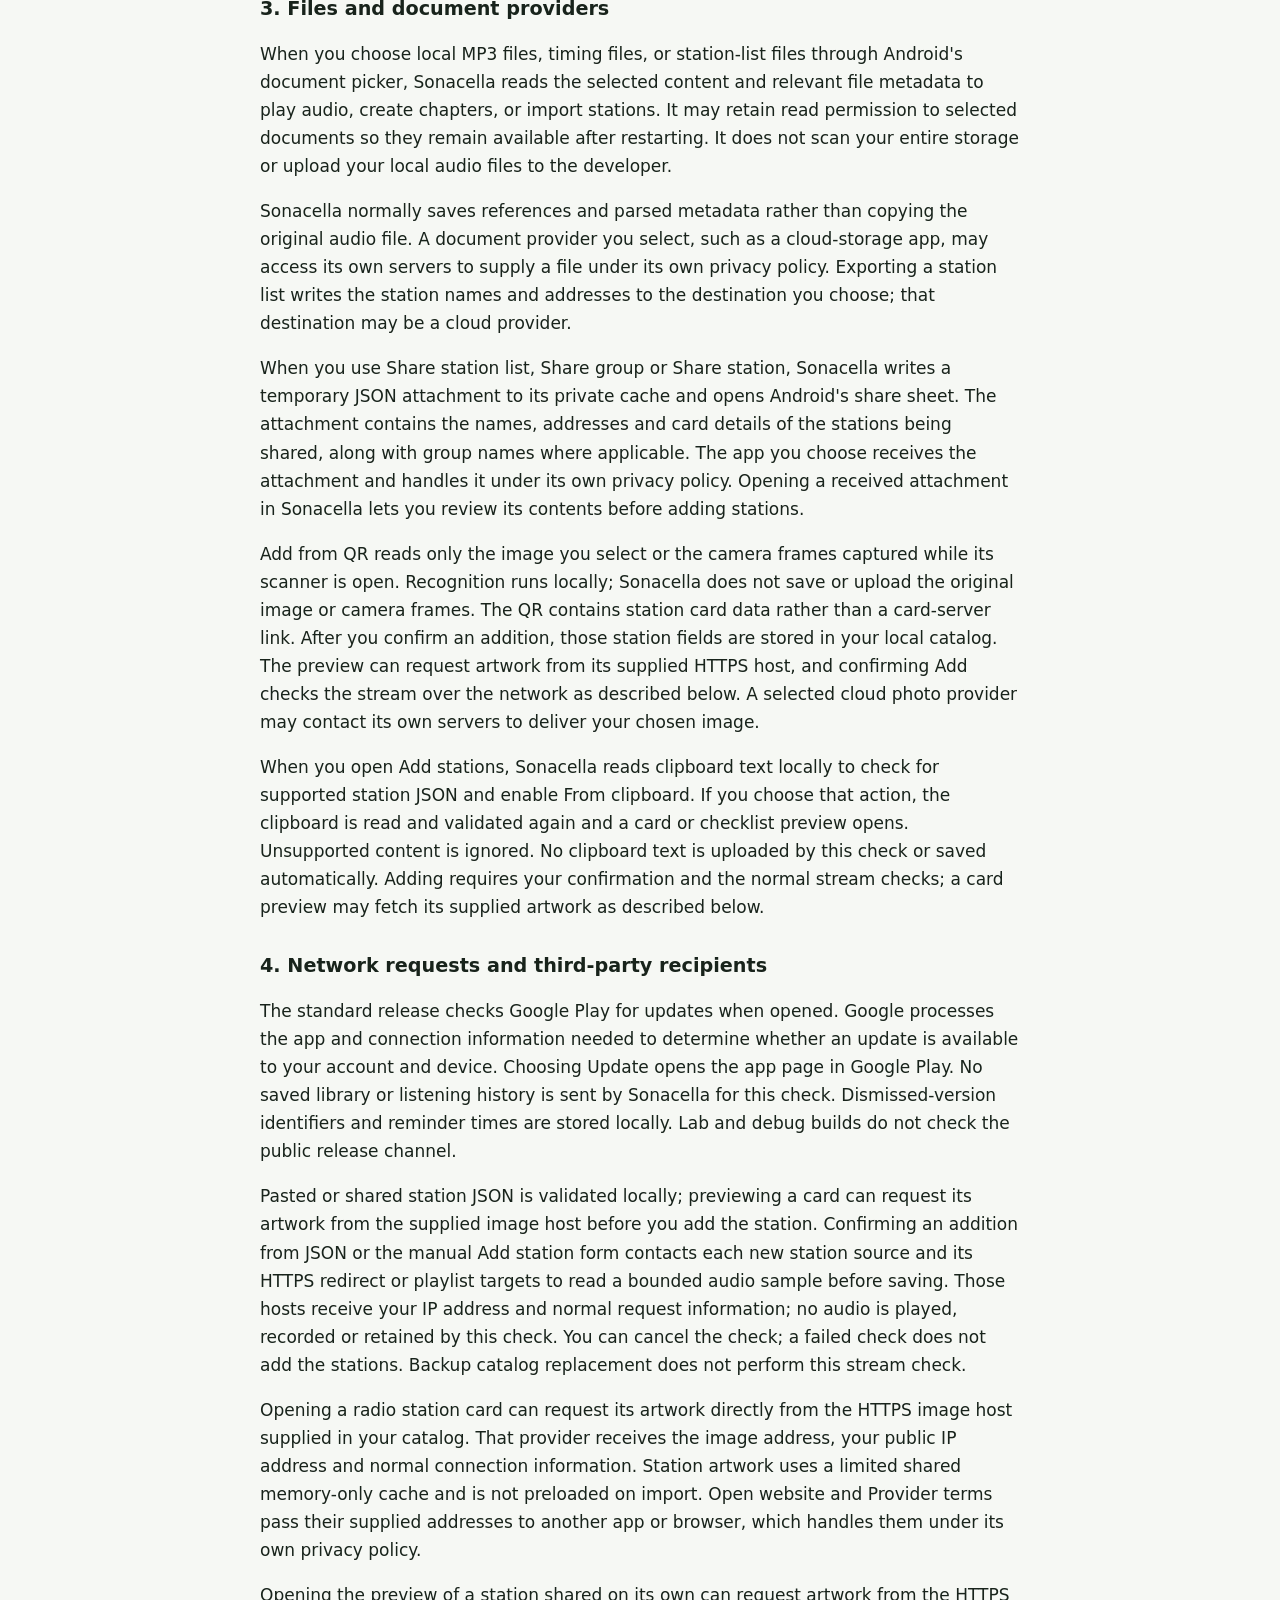
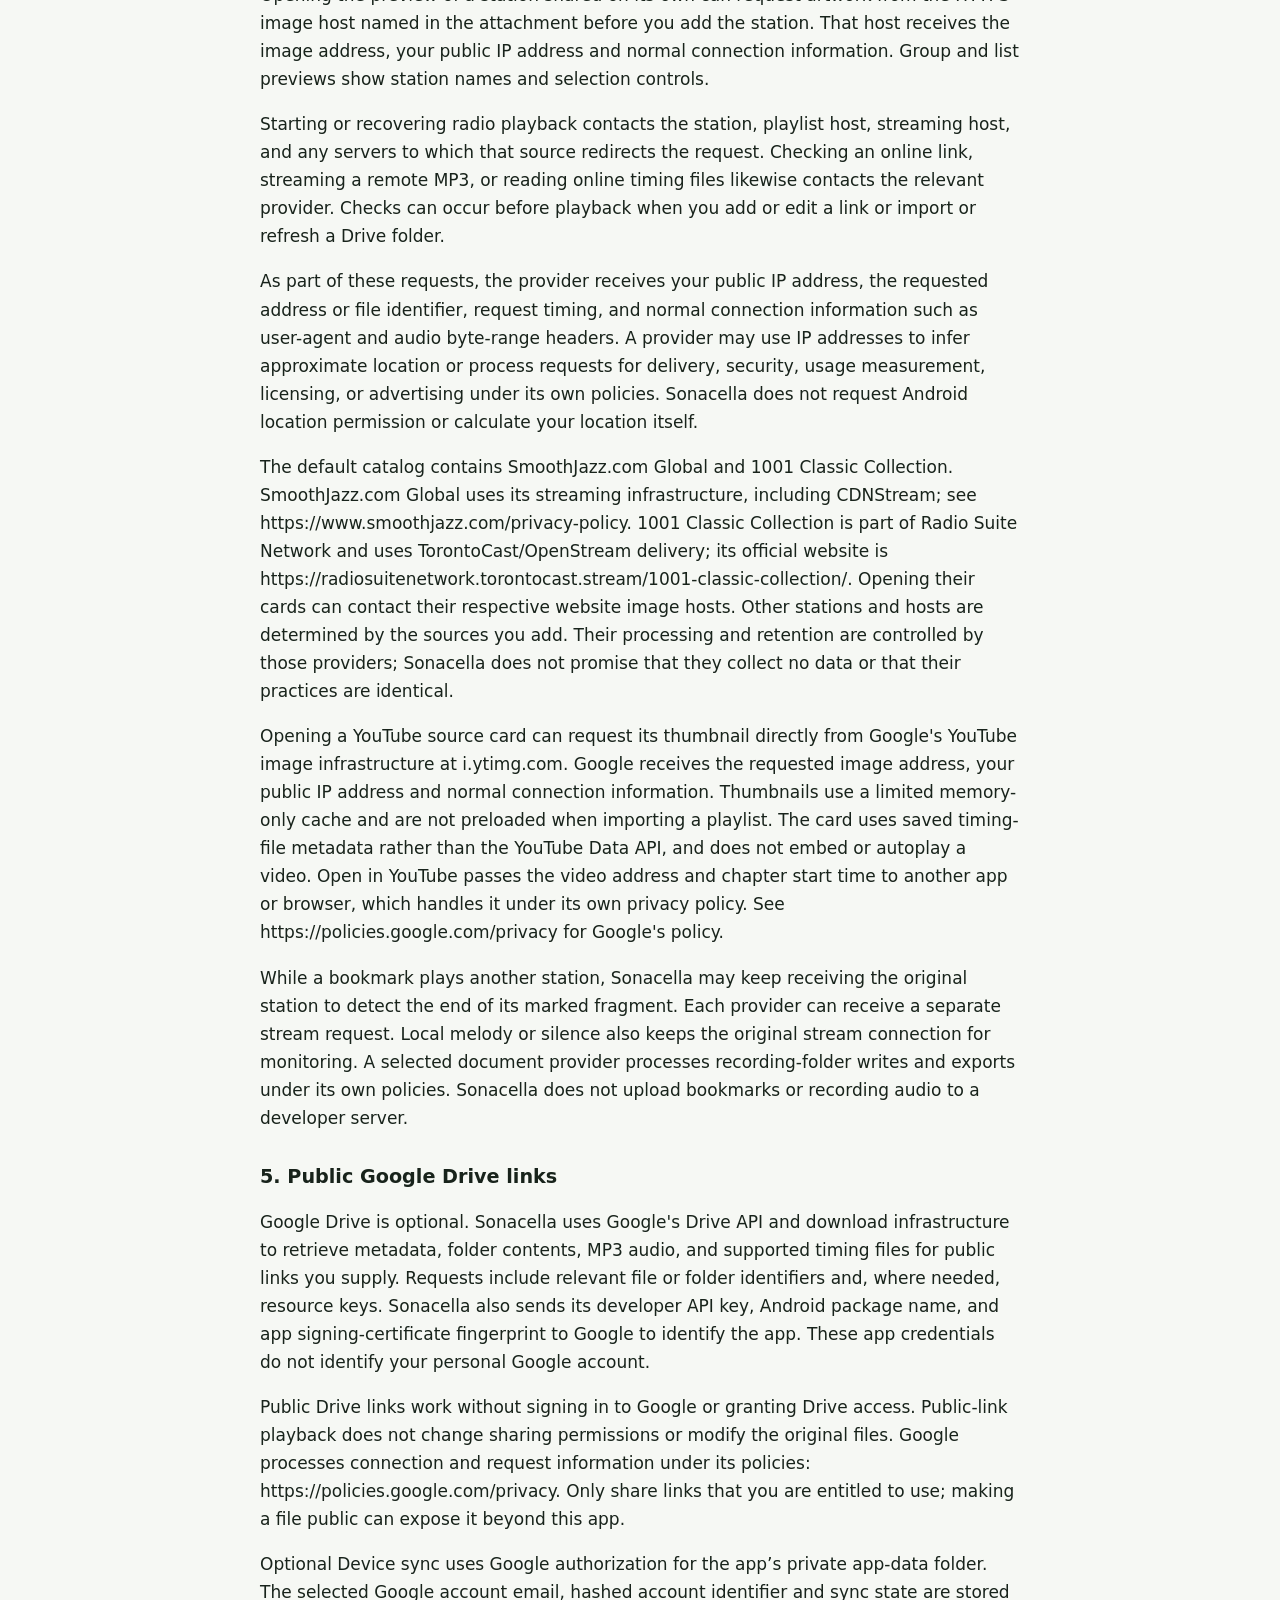
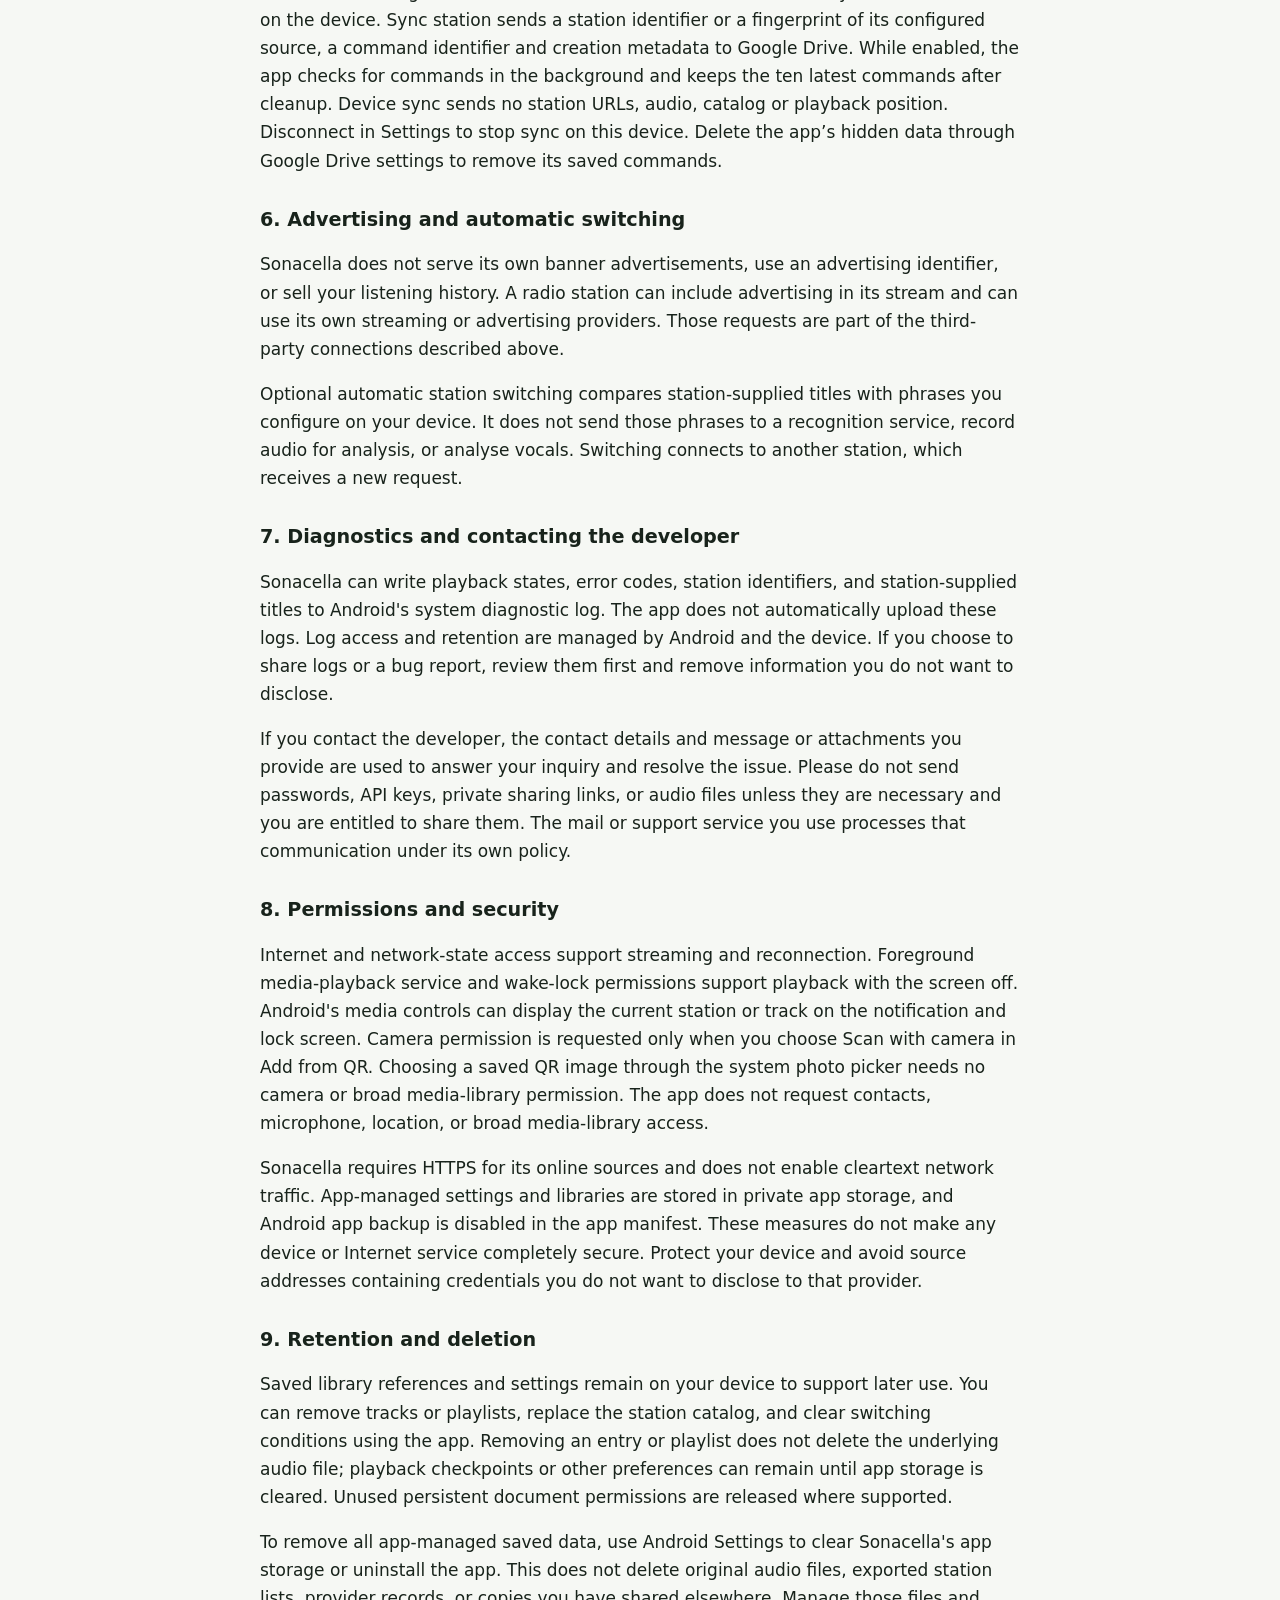
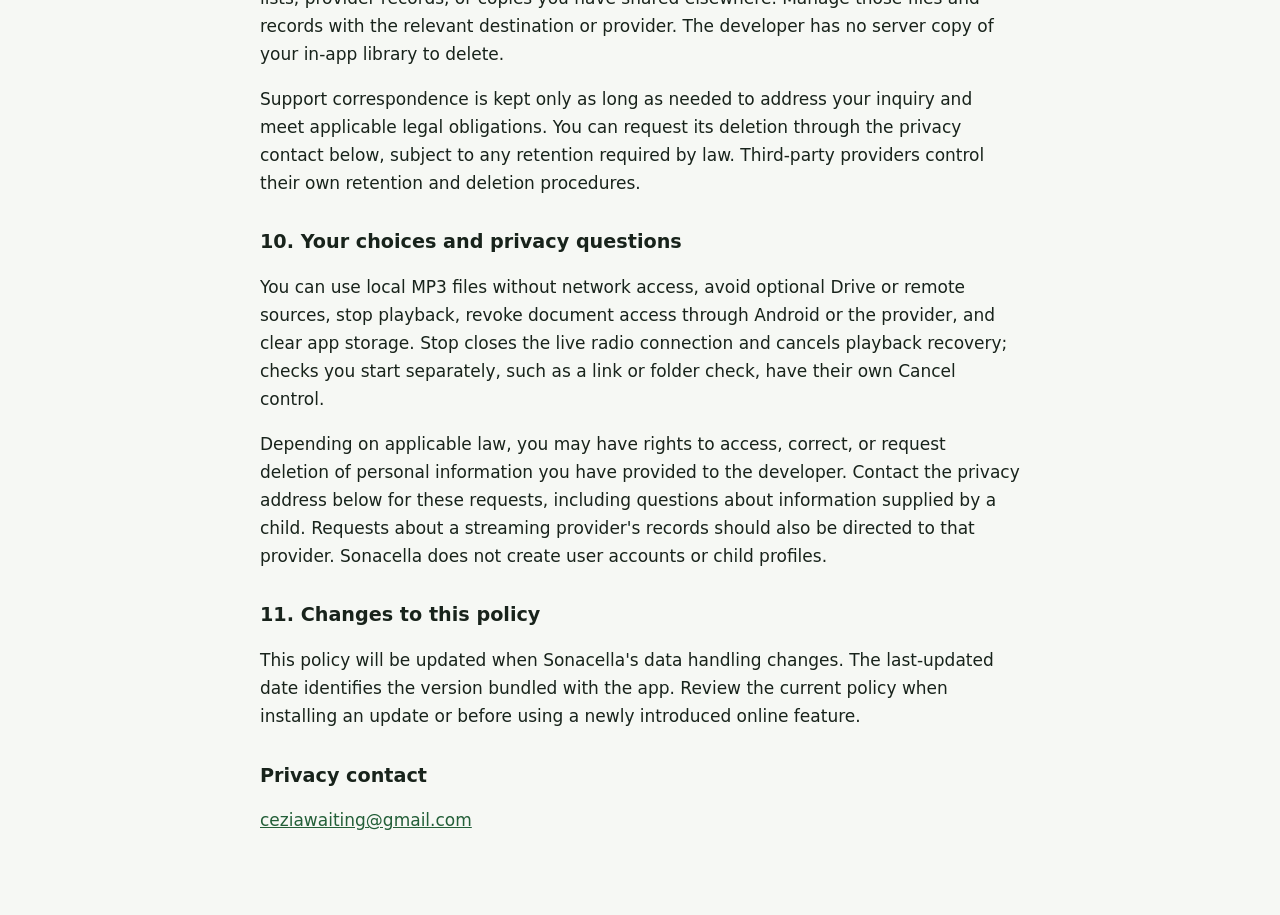
<file: privacy.html>
<!doctype html>
<html lang="en">
<head>
  <meta charset="utf-8">
  <meta name="viewport" content="width=device-width, initial-scale=1">
  <meta name="description" content="How Sonacella handles local playlists, radio and public Google Drive requests.">
  <title>Sonacella Privacy Policy</title>
  <style>
    :root { color-scheme: light dark; }
    body { margin: 0; background: #f6f8f4; color: #18231b; font: 17px/1.65 system-ui, sans-serif; }
    main { max-width: 760px; margin: 0 auto; padding: 40px 24px 64px; overflow-wrap: anywhere; }
    h1 { font-size: 2rem; line-height: 1.2; }
    h2 { margin-top: 2rem; font-size: 1.2rem; line-height: 1.4; }
    a { color: #235f38; }
    @media (prefers-color-scheme: dark) {
      body { background: #101b16; color: #e3eadd; }
      a { color: #b6d4a8; }
    }
  </style>
</head>
<body>
<main>
  <h1>Sonacella Privacy Policy</h1>
  <p>Last updated: <time datetime="2026-11-16">2026-11-16</time></p>
  <section><h2>1. About this policy</h2><p>This policy explains how Sonacella (formerly Jazz; Android package io.github.miphorez.sonacella) handles information when you listen to radio, play MP3 files, manage playlists, or use public Google Drive links. Sonacella is an independent player and is not operated by the stations or Google. Sonacella is maintained by miphorez; the privacy and support contact is provided at the end of this policy.</p><p>Sonacella does not require an account. The app has no developer-operated playback server, analytics SDK, advertising SDK, or automatic crash-report upload service. Listening requests go directly from your device to the sources you choose.</p></section>
<section><h2>2. Information stored on your device</h2><p>Station catalogs can also store optional official website links, artwork URLs and plain-text station descriptions, station-specific listening conditions and provider-terms links. These card fields are included when you export your station list.</p><p>To provide playback and remember your choices, Sonacella stores station names and addresses, playlist names and track references, track titles and durations, chapter timings, public Drive file and folder references, playback positions, the selected source, Shuffle and automatic-switching settings, and phrases you enter as switching conditions. Previously resolved radio addresses may be retained for connection recovery. Optional YouTube video identifiers, source titles, channel details and descriptions imported from timing files are also stored with your tracks.</p><p>Sonacella keeps your saved library, playback positions, and switching phrases in private app storage. Download track and Download playlist fetch audio from the selected source and save new copies in Android Downloads by default, or in a folder selected through Android, including an SD card. Other apps with access to that folder may see the files. Shared downloads can remain in the folder after uninstalling Sonacella. Older downloads in private app storage are removed on uninstall. Manage downloads in MP3. Ordinary streaming is buffered during playback. URLs may include access tokens or resource keys, so treat exported station lists and source links as potentially sensitive.</p><p>Metadata bookmarks store captured station titles, optional artist/phrase conditions, action settings, priorities and execution state locally. Radio delay retains a bounded in-memory compressed-audio and metadata history. Record actions write temporary audio and an index in private app storage, then save MP3/AAC into the folder you choose through Android. That folder is linked to an MP3 playlist. Failed or interrupted recordings remain locally for retry or explicit deletion; exported files remain in their destination after uninstalling the app. No microphone audio is recorded.</p><p>While radio stations are connected, Sonacella keeps local per-station metadata diagnostics: received title changes, normalized titles, timestamps, stream positions and bookmark conditions/decisions. Identical repeated titles are omitted. The rolling retention window is three days, cleaned on writes, hourly while the app process is running and before export; expired files are also cleaned when the service next starts. These files are in private storage excluded from Android backup, station sharing and sync. They contain no audio or stream URLs and are not uploaded automatically. Export metadata logs writes a ZIP only to the document destination you choose; exported copies are not automatically deleted by Sonacella.</p></section>
<section><h2>3. Files and document providers</h2><p>When you choose local MP3 files, timing files, or station-list files through Android&#x27;s document picker, Sonacella reads the selected content and relevant file metadata to play audio, create chapters, or import stations. It may retain read permission to selected documents so they remain available after restarting. It does not scan your entire storage or upload your local audio files to the developer.</p><p>Sonacella normally saves references and parsed metadata rather than copying the original audio file. A document provider you select, such as a cloud-storage app, may access its own servers to supply a file under its own privacy policy. Exporting a station list writes the station names and addresses to the destination you choose; that destination may be a cloud provider.</p><p>When you use Share station list, Share group or Share station, Sonacella writes a temporary JSON attachment to its private cache and opens Android&#x27;s share sheet. The attachment contains the names, addresses and card details of the stations being shared, along with group names where applicable. The app you choose receives the attachment and handles it under its own privacy policy. Opening a received attachment in Sonacella lets you review its contents before adding stations.</p><p>Add from QR reads only the image you select or the camera frames captured while its scanner is open. Recognition runs locally; Sonacella does not save or upload the original image or camera frames. The QR contains station card data rather than a card-server link. After you confirm an addition, those station fields are stored in your local catalog. The preview can request artwork from its supplied HTTPS host, and confirming Add checks the stream over the network as described below. A selected cloud photo provider may contact its own servers to deliver your chosen image.</p><p>When you open Add stations, Sonacella reads clipboard text locally to check for supported station JSON and enable From clipboard. If you choose that action, the clipboard is read and validated again and a card or checklist preview opens. Unsupported content is ignored. No clipboard text is uploaded by this check or saved automatically. Adding requires your confirmation and the normal stream checks; a card preview may fetch its supplied artwork as described below.</p></section>
<section><h2>4. Network requests and third-party recipients</h2><p>The standard release checks Google Play for updates when opened. Google processes the app and connection information needed to determine whether an update is available to your account and device. Choosing Update opens the app page in Google Play. No saved library or listening history is sent by Sonacella for this check. Dismissed-version identifiers and reminder times are stored locally. Lab and debug builds do not check the public release channel.</p><p>Pasted or shared station JSON is validated locally; previewing a card can request its artwork from the supplied image host before you add the station. Confirming an addition from JSON or the manual Add station form contacts each new station source and its HTTPS redirect or playlist targets to read a bounded audio sample before saving. Those hosts receive your IP address and normal request information; no audio is played, recorded or retained by this check. You can cancel the check; a failed check does not add the stations. Backup catalog replacement does not perform this stream check.</p><p>Opening a radio station card can request its artwork directly from the HTTPS image host supplied in your catalog. That provider receives the image address, your public IP address and normal connection information. Station artwork uses a limited shared memory-only cache and is not preloaded on import. Open website and Provider terms pass their supplied addresses to another app or browser, which handles them under its own privacy policy.</p><p>Opening the preview of a station shared on its own can request artwork from the HTTPS image host named in the attachment before you add the station. That host receives the image address, your public IP address and normal connection information. Group and list previews show station names and selection controls.</p><p>Starting or recovering radio playback contacts the station, playlist host, streaming host, and any servers to which that source redirects the request. Checking an online link, streaming a remote MP3, or reading online timing files likewise contacts the relevant provider. Checks can occur before playback when you add or edit a link or import or refresh a Drive folder.</p><p>As part of these requests, the provider receives your public IP address, the requested address or file identifier, request timing, and normal connection information such as user-agent and audio byte-range headers. A provider may use IP addresses to infer approximate location or process requests for delivery, security, usage measurement, licensing, or advertising under its own policies. Sonacella does not request Android location permission or calculate your location itself.</p><p>The default catalog contains SmoothJazz.com Global and 1001 Classic Collection. SmoothJazz.com Global uses its streaming infrastructure, including CDNStream; see https://www.smoothjazz.com/privacy-policy. 1001 Classic Collection is part of Radio Suite Network and uses TorontoCast/OpenStream delivery; its official website is https://radiosuitenetwork.torontocast.stream/1001-classic-collection/. Opening their cards can contact their respective website image hosts. Other stations and hosts are determined by the sources you add. Their processing and retention are controlled by those providers; Sonacella does not promise that they collect no data or that their practices are identical.</p><p>Opening a YouTube source card can request its thumbnail directly from Google&#x27;s YouTube image infrastructure at i.ytimg.com. Google receives the requested image address, your public IP address and normal connection information. Thumbnails use a limited memory-only cache and are not preloaded when importing a playlist. The card uses saved timing-file metadata rather than the YouTube Data API, and does not embed or autoplay a video. Open in YouTube passes the video address and chapter start time to another app or browser, which handles it under its own privacy policy. See https://policies.google.com/privacy for Google&#x27;s policy.</p><p>While a bookmark plays another station, Sonacella may keep receiving the original station to detect the end of its marked fragment. Each provider can receive a separate stream request. Local melody or silence also keeps the original stream connection for monitoring. A selected document provider processes recording-folder writes and exports under its own policies. Sonacella does not upload bookmarks or recording audio to a developer server.</p></section>
<section><h2>5. Public Google Drive links</h2><p>Google Drive is optional. Sonacella uses Google&#x27;s Drive API and download infrastructure to retrieve metadata, folder contents, MP3 audio, and supported timing files for public links you supply. Requests include relevant file or folder identifiers and, where needed, resource keys. Sonacella also sends its developer API key, Android package name, and app signing-certificate fingerprint to Google to identify the app. These app credentials do not identify your personal Google account.</p><p>Public Drive links work without signing in to Google or granting Drive access. Public-link playback does not change sharing permissions or modify the original files. Google processes connection and request information under its policies: https://policies.google.com/privacy. Only share links that you are entitled to use; making a file public can expose it beyond this app.</p><p>Optional Device sync uses Google authorization for the app’s private app-data folder. The selected Google account email, hashed account identifier and sync state are stored on the device. Sync station sends a station identifier or a fingerprint of its configured source, a command identifier and creation metadata to Google Drive. While enabled, the app checks for commands in the background and keeps the ten latest commands after cleanup. Device sync sends no station URLs, audio, catalog or playback position. Disconnect in Settings to stop sync on this device. Delete the app’s hidden data through Google Drive settings to remove its saved commands.</p></section>
<section><h2>6. Advertising and automatic switching</h2><p>Sonacella does not serve its own banner advertisements, use an advertising identifier, or sell your listening history. A radio station can include advertising in its stream and can use its own streaming or advertising providers. Those requests are part of the third-party connections described above.</p><p>Optional automatic station switching compares station-supplied titles with phrases you configure on your device. It does not send those phrases to a recognition service, record audio for analysis, or analyse vocals. Switching connects to another station, which receives a new request.</p></section>
<section><h2>7. Diagnostics and contacting the developer</h2><p>Sonacella can write playback states, error codes, station identifiers, and station-supplied titles to Android&#x27;s system diagnostic log. The app does not automatically upload these logs. Log access and retention are managed by Android and the device. If you choose to share logs or a bug report, review them first and remove information you do not want to disclose.</p><p>If you contact the developer, the contact details and message or attachments you provide are used to answer your inquiry and resolve the issue. Please do not send passwords, API keys, private sharing links, or audio files unless they are necessary and you are entitled to share them. The mail or support service you use processes that communication under its own policy.</p></section>
<section><h2>8. Permissions and security</h2><p>Internet and network-state access support streaming and reconnection. Foreground media-playback service and wake-lock permissions support playback with the screen off. Android&#x27;s media controls can display the current station or track on the notification and lock screen. Camera permission is requested only when you choose Scan with camera in Add from QR. Choosing a saved QR image through the system photo picker needs no camera or broad media-library permission. The app does not request contacts, microphone, location, or broad media-library access.</p><p>Sonacella requires HTTPS for its online sources and does not enable cleartext network traffic. App-managed settings and libraries are stored in private app storage, and Android app backup is disabled in the app manifest. These measures do not make any device or Internet service completely secure. Protect your device and avoid source addresses containing credentials you do not want to disclose to that provider.</p></section>
<section><h2>9. Retention and deletion</h2><p>Saved library references and settings remain on your device to support later use. You can remove tracks or playlists, replace the station catalog, and clear switching conditions using the app. Removing an entry or playlist does not delete the underlying audio file; playback checkpoints or other preferences can remain until app storage is cleared. Unused persistent document permissions are released where supported.</p><p>To remove all app-managed saved data, use Android Settings to clear Sonacella&#x27;s app storage or uninstall the app. This does not delete original audio files, exported station lists, provider records, or copies you have shared elsewhere. Manage those files and records with the relevant destination or provider. The developer has no server copy of your in-app library to delete.</p><p>Support correspondence is kept only as long as needed to address your inquiry and meet applicable legal obligations. You can request its deletion through the privacy contact below, subject to any retention required by law. Third-party providers control their own retention and deletion procedures.</p></section>
<section><h2>10. Your choices and privacy questions</h2><p>You can use local MP3 files without network access, avoid optional Drive or remote sources, stop playback, revoke document access through Android or the provider, and clear app storage. Stop closes the live radio connection and cancels playback recovery; checks you start separately, such as a link or folder check, have their own Cancel control.</p><p>Depending on applicable law, you may have rights to access, correct, or request deletion of personal information you have provided to the developer. Contact the privacy address below for these requests, including questions about information supplied by a child. Requests about a streaming provider&#x27;s records should also be directed to that provider. Sonacella does not create user accounts or child profiles.</p></section>
<section><h2>11. Changes to this policy</h2><p>This policy will be updated when Sonacella&#x27;s data handling changes. The last-updated date identifies the version bundled with the app. Review the current policy when installing an update or before using a newly introduced online feature.</p></section>
  <section><h2>Privacy contact</h2><p><a href="mailto:ceziawaiting@gmail.com">ceziawaiting@gmail.com</a></p></section>
</main>
</body>
</html>
</file>
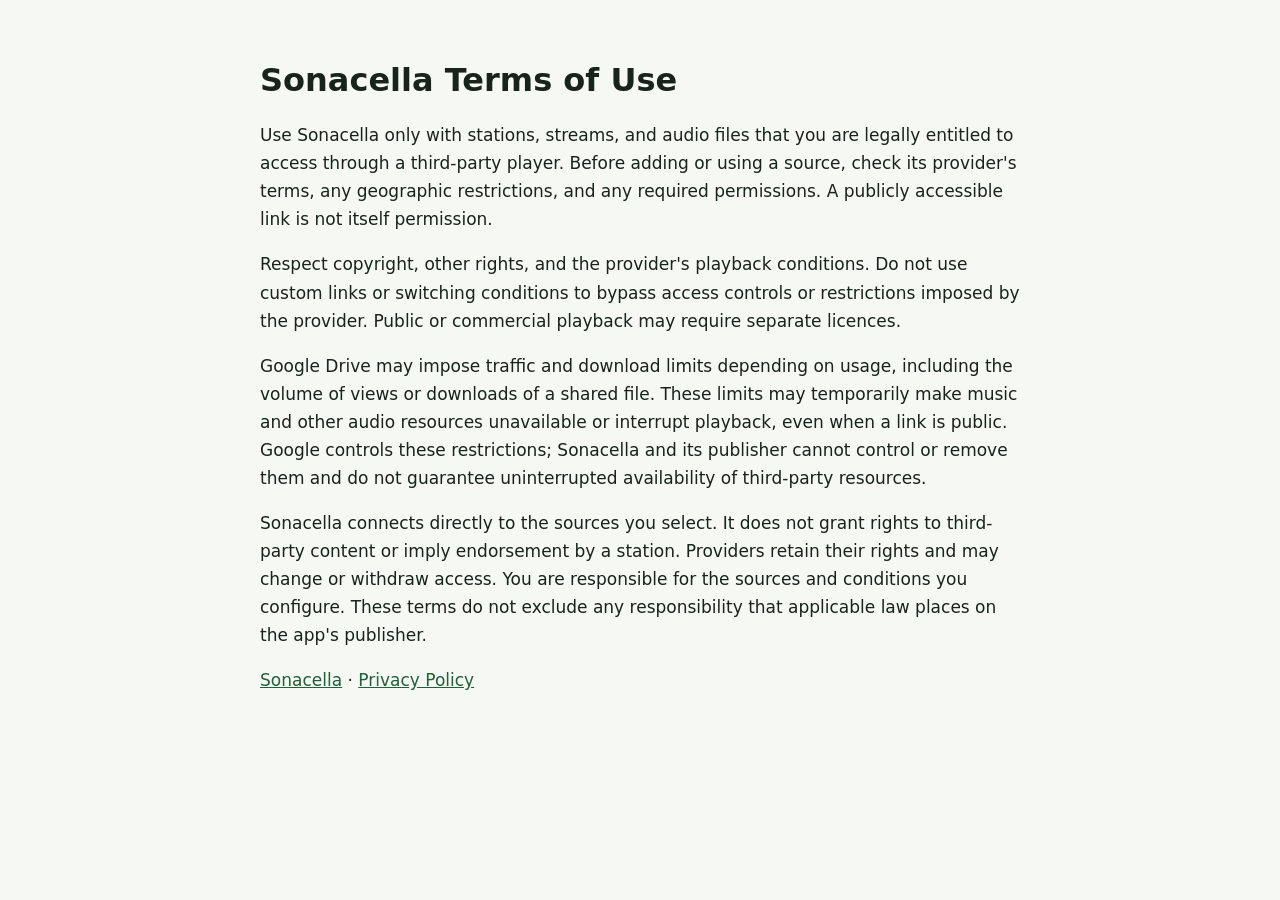
<file: terms.html>
<!doctype html>
<html lang="en">
<head>
  <meta charset="utf-8">
  <meta name="viewport" content="width=device-width, initial-scale=1">
  <title>Sonacella Terms of Use</title>
  <style>
    :root { color-scheme: light dark; }
    body { margin: 0; background: #f6f8f4; color: #18231b; font: 17px/1.65 system-ui, sans-serif; }
    main { max-width: 760px; margin: 0 auto; padding: 40px 24px 64px; overflow-wrap: anywhere; }
    h1 { font-size: 2rem; line-height: 1.2; }
    h2 { margin-top: 2rem; font-size: 1.2rem; line-height: 1.4; }
    a { color: #235f38; }
    @media (prefers-color-scheme: dark) {
      body { background: #101b16; color: #e3eadd; }
      a { color: #b6d4a8; }
    }
  </style>
</head>
<body>
<main>
<h1>Sonacella Terms of Use</h1>
<p>Use Sonacella only with stations, streams, and audio files that you are legally entitled to access through a third-party player. Before adding or using a source, check its provider&#39;s terms, any geographic restrictions, and any required permissions. A publicly accessible link is not itself permission.</p>
<p>Respect copyright, other rights, and the provider&#39;s playback conditions. Do not use custom links or switching conditions to bypass access controls or restrictions imposed by the provider. Public or commercial playback may require separate licences.</p>
<p>Google Drive may impose traffic and download limits depending on usage, including the volume of views or downloads of a shared file. These limits may temporarily make music and other audio resources unavailable or interrupt playback, even when a link is public. Google controls these restrictions; Sonacella and its publisher cannot control or remove them and do not guarantee uninterrupted availability of third-party resources.</p>
<p>Sonacella connects directly to the sources you select. It does not grant rights to third-party content or imply endorsement by a station. Providers retain their rights and may change or withdraw access. You are responsible for the sources and conditions you configure. These terms do not exclude any responsibility that applicable law places on the app&#39;s publisher.</p>
<p><a href="./">Sonacella</a> · <a href="privacy.html">Privacy Policy</a></p>
</main>
</body>
</html>
</file>
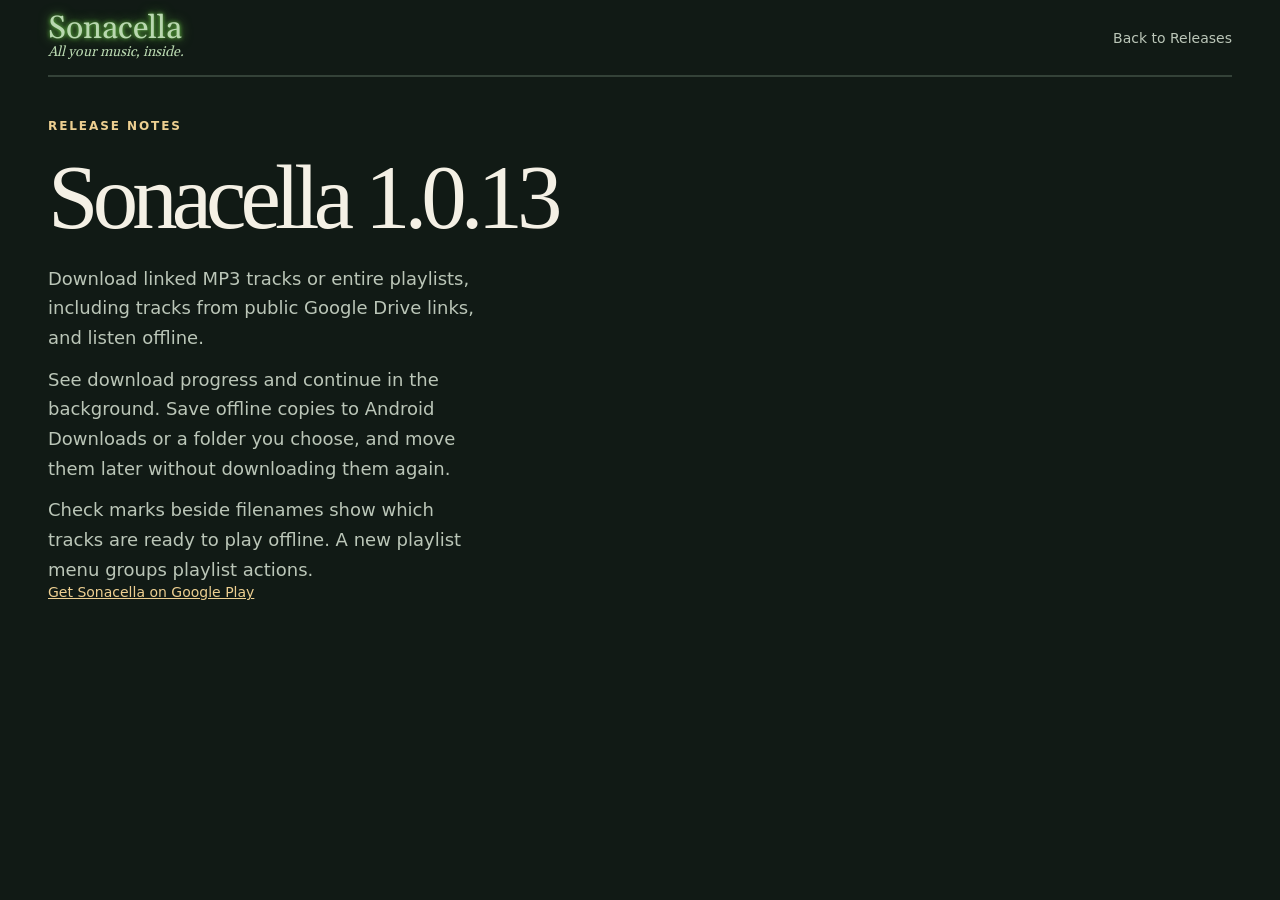
<file: releases/1.0.13.html>
<!doctype html>
<html lang="en">
<head>
  <meta charset="utf-8">
  <meta name="viewport" content="width=device-width, initial-scale=1">
  <meta name="description" content="What's new in Sonacella 1.0.13 for Android, including offline downloads for linked MP3s and playlists.">
  <title>Sonacella 1.0.13 Release Notes</title>
  <link rel="icon" href="../assets/icon.png" type="image/png">
  <link rel="stylesheet" href="../style.css">
</head>
<body>
  <header class="site-header wrap">
    <a class="brand wordmark" href="../">
      <span class="brand-name">Sonacella</span>
      <span class="brand-slogan">All your music, inside.</span>
    </a>
    <nav aria-label="Main navigation">
      <a href="../#release-1-0-13">Back to Releases</a>
    </nav>
  </header>
  <main class="wrap">
    <section class="collection" aria-labelledby="release-title">
      <header class="section-heading">
        <p class="eyebrow">Release notes</p>
        <h1 id="release-title">Sonacella 1.0.13</h1>
      </header>
      <p class="lede">Download linked MP3 tracks or entire playlists, including tracks from public Google Drive links, and listen offline.</p>
      <p class="lede">See download progress and continue in the background. Save offline copies to Android Downloads or a folder you choose, and move them later without downloading them again.</p>
      <p class="lede">Check marks beside filenames show which tracks are ready to play offline. A new playlist menu groups playlist actions.</p>
      <p class="release-download"><a href="https://play.google.com/store/apps/details?id=io.github.miphorez.sonacella">Get Sonacella on Google Play</a></p>
    </section>
  </main>
</body>
</html>
</file>
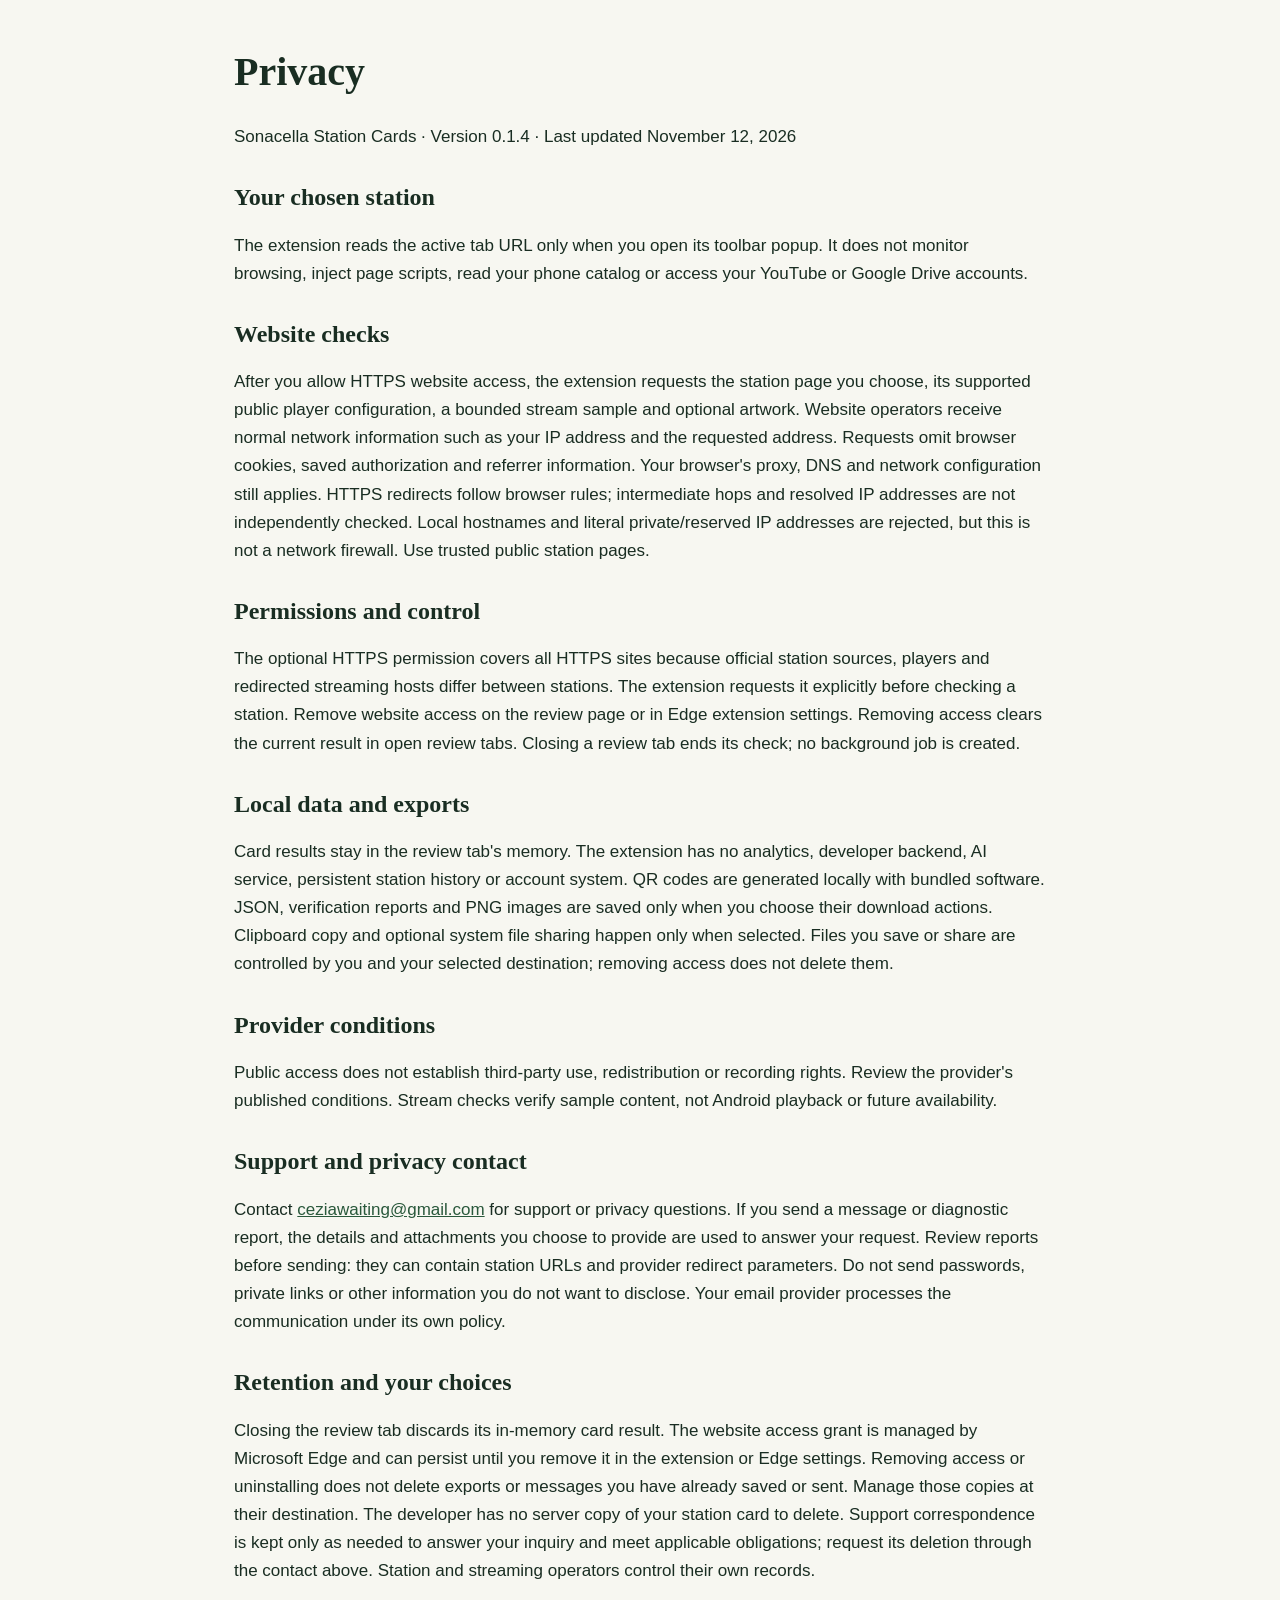
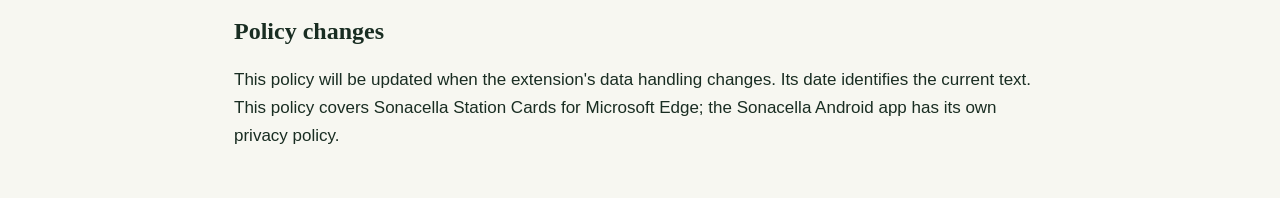
<file: station-cards/privacy.html>
<!doctype html><html lang="en"><meta charset="utf-8"><meta name="viewport" content="width=device-width, initial-scale=1">
<title>Sonacella Station Cards — Privacy</title>
<style>:root{color-scheme:light}*{box-sizing:border-box}body{max-width:860px;margin:48px auto;padding:0 24px;color:#192d22;background:#f7f7f1;font:17px/1.65 Arial,sans-serif}h1,h2{font-family:Georgia,serif;line-height:1.2}h1{font-size:40px}h2{margin-top:32px;font-size:24px}a{color:#29583b}@media(max-width:600px){body{margin:24px auto}h1{font-size:30px}}</style>
<body><main class="panel"><h1>Privacy</h1><p>Sonacella Station Cards · Version 0.1.4 · Last updated November 12, 2026</p>
<h2>Your chosen station</h2><p>The extension reads the active tab URL only when you open its toolbar popup. It does not monitor browsing, inject page scripts, read your phone catalog or access your YouTube or Google Drive accounts.</p>
<h2>Website checks</h2><p>After you allow HTTPS website access, the extension requests the station page you choose, its supported public player configuration, a bounded stream sample and optional artwork. Website operators receive normal network information such as your IP address and the requested address. Requests omit browser cookies, saved authorization and referrer information. Your browser's proxy, DNS and network configuration still applies. HTTPS redirects follow browser rules; intermediate hops and resolved IP addresses are not independently checked. Local hostnames and literal private/reserved IP addresses are rejected, but this is not a network firewall. Use trusted public station pages.</p>
<h2>Permissions and control</h2><p>The optional HTTPS permission covers all HTTPS sites because official station sources, players and redirected streaming hosts differ between stations. The extension requests it explicitly before checking a station. Remove website access on the review page or in Edge extension settings. Removing access clears the current result in open review tabs. Closing a review tab ends its check; no background job is created.</p>
<h2>Local data and exports</h2><p>Card results stay in the review tab's memory. The extension has no analytics, developer backend, AI service, persistent station history or account system. QR codes are generated locally with bundled software. JSON, verification reports and PNG images are saved only when you choose their download actions. Clipboard copy and optional system file sharing happen only when selected. Files you save or share are controlled by you and your selected destination; removing access does not delete them.</p>
<h2>Provider conditions</h2><p>Public access does not establish third-party use, redistribution or recording rights. Review the provider's published conditions. Stream checks verify sample content, not Android playback or future availability.</p>
<h2>Support and privacy contact</h2><p>Contact <a href="mailto:ceziawaiting@gmail.com">ceziawaiting@gmail.com</a> for support or privacy questions. If you send a message or diagnostic report, the details and attachments you choose to provide are used to answer your request. Review reports before sending: they can contain station URLs and provider redirect parameters. Do not send passwords, private links or other information you do not want to disclose. Your email provider processes the communication under its own policy.</p>
<h2>Retention and your choices</h2><p>Closing the review tab discards its in-memory card result. The website access grant is managed by Microsoft Edge and can persist until you remove it in the extension or Edge settings. Removing access or uninstalling does not delete exports or messages you have already saved or sent. Manage those copies at their destination. The developer has no server copy of your station card to delete. Support correspondence is kept only as needed to answer your inquiry and meet applicable obligations; request its deletion through the contact above. Station and streaming operators control their own records.</p>
<h2>Policy changes</h2><p>This policy will be updated when the extension's data handling changes. Its date identifies the current text. This policy covers Sonacella Station Cards for Microsoft Edge; the Sonacella Android app has its own privacy policy.</p>
</main></body></html>
</file>
<file: style.css>
@font-face {
  font-family: Gelasio;
  src: url("assets/gelasio.ttf") format("truetype");
  font-display: swap;
}

:root {
  color-scheme: dark;
  --page: #111a15;
  --surface: #1a261e;
  --line: #344238;
  --text: #f4f0e5;
  --muted: #bbc6b8;
  --gold: #edcf91;
  --pistachio: #b9d8b0;
  font-family: system-ui, -apple-system, "Segoe UI", sans-serif;
}

* { box-sizing: border-box; }
body { margin: 0; background: var(--page); color: var(--text); }
a { color: inherit; }
img { display: block; max-width: 100%; }
.icon-definitions { position: absolute; }
a:focus-visible, button:focus-visible { outline: 2px solid var(--gold); outline-offset: 4px; }
.social-links { display: grid; gap: 12px; }
.social-links-group { display: flex; flex-wrap: wrap; gap: 12px 24px; }
.social-link { display: inline-flex; align-items: center; gap: 8px; color: var(--gold); font-size: 14px; text-underline-offset: 3px; }
.social-link svg { flex: none; }
h1, h2, h3, p, figure { margin: 0; }
h1, h2, h3 { font-family: Georgia, serif; font-weight: 400; }
.wrap { width: min(1184px, calc(100% - 80px)); margin-inline: auto; }
.site-header, .site-footer { display: flex; align-items: center; justify-content: space-between; gap: 16px; }
.site-header { min-height: 76px; border-bottom: 1px solid var(--line); }
.brand { text-decoration: none; font: 25px Georgia, serif; }
.wordmark {
  display: grid;
  color: var(--pistachio);
  font-family: Gelasio, Georgia, serif;
  white-space: nowrap;
}
.brand-name {
  font-size: 32px;
  line-height: .98;
  text-shadow: 0 0 4px #7ded50bd, 0 0 12px #7ded5099;
}
.brand-slogan { font-size: 14px; font-style: italic; line-height: 1.25; }
nav, .site-footer div { display: flex; flex-wrap: wrap; gap: 24px; }
nav a, .site-footer a { color: var(--muted); font-size: 14px; text-decoration: none; }
nav a:hover, .site-footer a:hover { color: var(--gold); text-decoration: underline; }

.hero { display: grid; grid-template-columns: minmax(0, .85fr) minmax(0, 1.15fr); gap: 60px; align-items: center; padding-block: 64px 60px; }
.hero-video { min-width: 0; }
.station-collection-video { width: min(100%, 404px); justify-self: center; }
.promo-stage {
  position: relative;
  display: grid;
  grid-template-columns: 44px minmax(0, 1fr) 44px;
  align-items: center;
  gap: 6px;
}
.promo-slides { grid-area: 1 / 2; min-width: 0; }
.promo-slide:not(.is-current) { display: none; }
.promo-step {
  width: 44px;
  height: 44px;
  padding: 0;
  border: 1px solid #718073;
  border-radius: 50%;
  background: #19271e;
  color: var(--pistachio);
  cursor: pointer;
}
.promo-step[hidden] { display: none; }
.promo-step[data-step="-1"] { grid-area: 1 / 1; }
.promo-step[data-step="1"] { grid-area: 1 / 3; }
.promo-step[data-step="-1"] svg { transform: scaleX(-1); }
.promo-step svg { display: block; margin-inline: auto; }
.promo-step:hover { color: var(--gold); border-color: var(--gold); }
.promo-gallery figcaption { display: grid; justify-items: center; gap: 6px; font-size: 14px; }
.promo-credit { min-height: 3em; margin-top: 12px; color: var(--muted); font-size: 12px; line-height: 1.5; text-align: center; }
.promo-credit[hidden] { display: block; visibility: hidden; }
.promo-gallery video { width: 100%; height: 100%; object-fit: contain; }
.station-collection-browse { margin-block: 22px; }
.station-collection-browse .play-button { margin-top: 0; }
.station-collection-themes, .station-collection-more {
  display: flex;
  flex-wrap: wrap;
  gap: 12px 22px;
}
.station-collection-themes { margin-top: 16px; }
.station-collection-themes a { color: var(--gold); text-underline-offset: 3px; }
.station-collection-help { max-width: 52ch; color: var(--muted); line-height: 1.65; }
.station-collection-help strong { color: var(--pistachio); }
.station-collection-more { margin-top: 20px; }
.station-collection-more a { color: var(--muted); font-size: 14px; text-underline-offset: 3px; }
.video-frame { position: relative; aspect-ratio: 16 / 9; min-height: 200px; overflow: hidden; border: 1px solid #506047; border-radius: 12px; background: #081710; }
.video-launch { display: block; position: relative; width: 100%; height: 100%; color: var(--gold); }
.video-launch img { width: 100%; height: 100%; object-fit: contain; }
.video-launch:focus-visible { outline-offset: -5px; }
.video-play { position: absolute; top: 50%; left: 50%; transform: translate(-50%, -50%); display: grid; place-items: center; width: 64px; height: 64px; padding-left: 4px; border: 1px solid var(--gold); border-radius: 50%; background: #111a15e8; font-size: 24px; }
.video-launch:hover .video-play { background: #344238; }
.video-duration { position: absolute; right: 14px; bottom: 12px; padding: 2px 8px; border-radius: 4px; background: #111a15e8; color: var(--text); font-size: 13px; }
.video-frame iframe { display: block; width: 100%; height: 100%; border: 0; }
.hero-video figcaption, .release-video figcaption { margin-top: 13px; color: var(--muted); text-align: center; font-size: 13px; }
.feature-section { display: grid; grid-template-columns: minmax(0, 1fr) minmax(0, .92fr); align-items: center; gap: 60px; padding-block: 48px 60px; border-top: 1px solid var(--line); }
.feature-section h2 { margin-block: 18px 24px; font-size: clamp(34px, 5vw, 59px); line-height: 1.04; letter-spacing: -.045em; }
.eyebrow { color: var(--gold); font-size: 12px; font-weight: 650; letter-spacing: .16em; text-transform: uppercase; }
.eyebrow span { display: inline-block; width: 7px; height: 7px; margin: 0 7px 1px 0; border-radius: 50%; background: var(--gold); }
h1 { margin-block: 23px; font-size: clamp(52px, 7.1vw, 105px); letter-spacing: -.065em; line-height: .93; }
h1 em { color: var(--gold); font-weight: inherit; }
.hero h1 { font-size: clamp(48px, 6.2vw, 86px); }
.lede { max-width: 440px; font-size: 18px; line-height: 1.65; color: var(--muted); }
.lede + .lede { margin-top: 12px; }
.lede strong { color: var(--pistachio); }
.play-button {
  display: inline-flex;
  align-items: center;
  gap: 10px;
  margin-top: 27px;
  padding: 13px 19px;
  border-radius: 7px;
  background: var(--gold);
  color: #182119;
  font-size: 15px;
  font-weight: 700;
  text-decoration: none;
}
.play-button:hover { background: #f8dda8; }
.requirements { margin-top: 11px; color: var(--muted); font-size: 13px; }
.gallery { min-width: 0; }
.gallery-slides {
  position: relative;
  width: 100%;
  aspect-ratio: 9 / 16;
  border: 1px solid #718073;
  border-radius: 14px;
  background: #121b18;
  box-shadow: 0 13px 28px #05090788;
}
.gallery-slides:hover { border-color: var(--gold); }
.screen {
  position: absolute;
  inset: 0;
  overflow: hidden;
  border-radius: inherit;
  opacity: 0;
  pointer-events: none;
  transition: opacity 270ms ease;
}
.screen.is-current { opacity: 1; pointer-events: auto; }
.screen img { width: 100%; height: 100%; object-fit: contain; }
.gallery-controls {
  display: grid;
  grid-template-columns: 44px minmax(0, 1fr) 44px;
  align-items: center;
  gap: 4px;
  min-height: 44px;
  text-align: center;
}
.gallery-caption { grid-column: 2; font-size: 12px; color: var(--pistachio); }
.gallery-controls button {
  width: 44px;
  height: 44px;
  padding: 0;
  border: 1px solid #718073;
  border-radius: 50%;
  background: #19271e;
  color: var(--pistachio);
  cursor: pointer;
}
.gallery-controls svg { display: block; margin-inline: auto; }
.gallery-controls [data-step="-1"] svg { transform: scaleX(-1); }
.gallery-controls button:hover { color: var(--gold); border-color: var(--gold); }

.collection { border-top: 1px solid var(--line); padding-block: 42px 60px; }
.section-heading h2 { margin: 11px 0 24px; font-size: clamp(34px, 5vw, 59px); letter-spacing: -.045em; }
.feature {
  display: grid;
  grid-template-columns: minmax(0, 1fr) minmax(0, .92fr);
  align-items: center;
  gap: clamp(24px, 5vw, 60px);
  padding: clamp(20px, 4vw, 44px);
  border: 1px solid var(--line);
  border-radius: 14px;
  background: var(--surface);
}
.feature h2 { margin-block: 12px 16px; font-size: clamp(27px, 3.5vw, 46px); line-height: 1.07; letter-spacing: -.035em; }
.feature p:not(.eyebrow) { max-width: 50ch; color: var(--muted); font-size: 16px; line-height: 1.65; }
.feature .gallery { width: min(100%, 250px); justify-self: center; }
.feature .gallery-controls { margin-top: 12px; }
.drive-copy { margin-top: 14px; }
.drive-copy strong { color: var(--pistachio); }
.feature p.drive-detail { margin-top: 10px; font-size: 13px; }
.release-entry {
  display: grid;
  grid-template-columns: minmax(0, 1fr) minmax(0, 1.1fr);
  align-items: center;
  gap: clamp(24px, 5vw, 60px);
  padding: clamp(20px, 4vw, 44px);
  border: 1px solid var(--line);
  border-radius: 14px;
  background: var(--surface);
}
[data-carousel-slide] + [data-carousel-slide] { margin-top: 18px; }
[data-carousel-slide][hidden] { display: none; }
.carousel [data-carousel-slide] { margin-top: 0; touch-action: pan-y pinch-zoom; }
.release-download { margin-bottom: 20px; color: var(--gold); font-size: 14px; }
.carousel-controls { display: grid; grid-template-columns: auto minmax(0, 1fr) auto; align-items: center; gap: 12px; margin-bottom: 18px; }
.carousel-controls[hidden] { display: none; }
.carousel-controls button { min-height: 44px; padding: 10px 14px; border: 1px solid #718073; border-radius: 22px; background: #19271e; color: var(--pistachio); font: inherit; font-size: 14px; cursor: pointer; }
.carousel-controls button:hover:not(:disabled) { color: var(--gold); border-color: var(--gold); }
.carousel-controls button:disabled { opacity: .4; cursor: default; }
.carousel-status { color: var(--muted); text-align: center; font-size: 13px; line-height: 1.5; }
.release-entry-text { grid-template-columns: 1fr; }
.release-entry-text .release-copy { max-width: 78ch; }
.release-entry-text .release-copy p + p { margin-top: 12px; }
#station-cards { scroll-margin-top: 18px; }
.release-entry-with-video { row-gap: 20px; }
.release-video { grid-column: 2; grid-row: 1 / span 2; width: min(100%, 300px); justify-self: center; }
.video-frame-portrait { aspect-ratio: 9 / 16; }
.release-video-placeholder { display: flex; flex-direction: column; align-items: center; justify-content: center; gap: 24px; padding: 24px; text-align: center; color: var(--muted); }
.release-video-message { color: var(--pistachio); font: 42px/1.1 Georgia, serif; }
.release-copy h3 { margin-block: 12px 16px; font-size: clamp(27px, 3.5vw, 46px); line-height: 1.07; letter-spacing: -.035em; }
.release-screens { display: grid; grid-template-columns: repeat(2, minmax(0, 1fr)); gap: 12px; width: min(100%, 484px); justify-self: center; }
.release-entry-with-video > :where(.release-screens) { width: min(100%, 320px); justify-self: start; }
.release-screens a { display: block; overflow: hidden; border: 1px solid #718073; border-radius: 12px; }
.release-screens a:hover { border-color: var(--gold); }
.release-screens img { width: 100%; height: auto; }
.release-screens figcaption { margin-top: 8px; color: var(--muted); font-size: 13px; text-align: center; }
.site-footer { border-top: 1px solid var(--line); padding-block: 25px 35px; }

@media (max-width: 900px) {
  .wrap { width: calc(100% - 48px); }
  .hero, .feature-section { gap: 32px; }
}

@media (max-width: 650px) {
  .wrap { width: calc(100% - 32px); }
  .site-header { min-height: 64px; }
  .brand { font-size: 22px; }
  .brand-name { font-size: 28px; }
  .brand-slogan { font-size: 12px; }
  nav, .site-footer div { gap: 12px; }
  nav a, .site-footer a { font-size: 13px; }
  .hero, .feature-section { grid-template-columns: 1fr; padding-block: 36px 37px; }
  .hero .video-frame { min-height: 0; }
  h1 { font-size: clamp(48px, 14vw, 91px); }
  .lede { font-size: 16px; }
  .collection { padding-block: 32px; }
  .feature { grid-template-columns: 1fr; gap: 17px; }
  #features .carousel-controls { gap: 8px; }
  #features .carousel-controls button { padding-inline: 9px; }
  #features [data-carousel-status] { display: block; }
  .release-entry { grid-template-columns: 1fr; }
  .release-video { grid-column: auto; grid-row: auto; }
  .release-entry-with-video > :where(.release-screens) { justify-self: center; }
}

@media (max-width: 420px) {
  .site-header { align-items: flex-start; flex-direction: column; gap: 12px; padding-block: 12px; }
  .release-screens { grid-template-columns: 1fr; width: min(100%, 238px); gap: 16px; }
}

@media (prefers-reduced-motion: reduce) {
  .screen { transition: none; }
}
</file>
<file: discover/discover.css>
.discover { padding-block: 48px 60px; }
.discover-heading h1 {
  margin: 0 0 14px;
  font-size: clamp(36px, 6vw, 64px);
}
.discover-heading .lede { max-width: 65ch; }
.discover-guide, .discovery-card {
  border: 1px solid var(--line);
  border-radius: 16px;
  background: var(--surface);
}
.discover-guide {
  max-width: 72ch;
  margin-block: 28px;
  padding: 20px clamp(16px, 3vw, 28px);
}
.discover-guide h2 { margin-top: 0; font-size: 22px; }
.discover-guide ol { padding-left: 22px; }
.discover-guide li + li { margin-top: 6px; }
.discover-guide p { margin-block: 12px 0; color: var(--muted); }
.discover strong { color: var(--pistachio); }
.discover a:not(.play-button, .station-download-button) { color: var(--gold); text-underline-offset: 3px; }
.discover-guide .discover-qr-note {
  margin-top: 16px;
  padding: 10px 14px;
  border-inline-start: 2px solid var(--gold);
  background: var(--page);
}
.station-themes, .station-shelf {
  max-width: 72ch;
  scroll-margin-top: 18px;
}
.station-themes { margin-top: 32px; }
.station-themes h2 { margin: 0 0 14px; font-size: 22px; }
.station-themes.carousel .station-theme-slides { display: grid; }
.station-themes.carousel .station-theme { grid-area: 1 / 1; }
.station-themes.carousel .station-theme[hidden] { display: block; visibility: hidden; }
.station-theme {
  padding: 16px 20px;
  border: 1px solid var(--line);
  border-radius: 12px;
  background: var(--surface);
}
.station-theme h3 { margin: 0 0 4px; font-size: 19px; }
.station-theme p { margin: 0; color: var(--muted); }
.station-shelf { margin-top: 16px; }
.station-shelf .carousel-controls { margin-bottom: 10px; }
.station-shelf .carousel-controls button { padding-inline: 10px; }
#extension { margin-top: 42px; padding-bottom: 0; }
#extension > :is(p, ol) { max-width: 78ch; }
#extension .extension-links { margin-top: 16px; }
#extension h3 { margin: 24px 0 10px; }
#extension li + li { margin-top: 8px; }
.discovery-card {
  min-width: 0;
  padding: clamp(16px, 3vw, 24px);
  scroll-margin-top: 18px;
}
.discovery-card:target { border-color: var(--gold); }
.station-preview {
  margin-bottom: 16px;
  padding: 16px;
  border: 1px solid var(--line);
  border-radius: 20px;
  background: #14231d;
  font-family: Arial, sans-serif;
}
.station-preview-label { color: var(--pistachio); font-size: 14px; }
.station-preview h4 { margin: 4px 0 12px; font-size: 22px; line-height: 1.25; font-weight: 500; }
.station-preview-body {
  display: flex;
  flex-direction: column;
  gap: 10px;
  padding: 14px;
  border-radius: 16px;
  background: #25372d;
  overflow-wrap: anywhere;
}
.station-artwork {
  position: relative;
  display: grid;
  place-items: center;
  width: 100%;
  height: 136px;
  color: var(--muted);
  font-size: 14px;
}
.station-artwork img { position: absolute; inset: 0; width: 100%; height: 100%; object-fit: contain; }
.station-artwork-loading { opacity: 0; }
.station-preview-body p { margin: 0; }
.station-description { color: var(--text); }
.station-provider { font-size: 14px; }
.station-provider-note {
  padding-top: 10px;
  border-top: 1px solid var(--line);
  color: var(--muted);
  font-size: 14px;
}
.station-provider-note strong { display: block; margin-bottom: 3px; }
.discovery-card label { display: block; margin-bottom: 6px; font-size: .875rem; }
:is(.discovery-card, .station-theme) textarea {
  display: block;
  width: 100%;
  min-height: 120px;
  padding: 10px;
  border: 1px solid #718073;
  border-radius: 8px;
  background: var(--page);
  color: var(--text);
  font: 14px/1.5 ui-monospace, Consolas, monospace;
  overflow-wrap: anywhere;
  resize: vertical;
}
:is(.discovery-card, .station-theme) textarea:focus-visible { outline: 2px solid var(--gold); outline-offset: 2px; }
.station-card-actions {
  display: grid;
  grid-template-columns: repeat(2, minmax(0, 1fr));
  gap: 8px;
  width: min(100%, 352px);
  margin-top: 12px;
}
.station-theme textarea { margin-top: 10px; }
.station-theme textarea[hidden] { display: none; }
.station-card-actions :is(button, .station-download-button) {
  display: inline-flex;
  align-items: center;
  justify-content: center;
  gap: 8px;
  min-height: 44px;
  margin: 0;
  padding: 8px 10px;
  border: 1px solid transparent;
  border-radius: 7px;
  font: inherit;
  font-size: 15px;
  font-weight: 700;
  text-align: center;
  text-decoration: none;
  cursor: pointer;
}
.station-card-actions [hidden] { display: none; }
.station-card-actions :is(.station-qr-button, .station-download-button) {
  border-color: #718073;
  background: var(--surface);
  color: var(--text);
}
.station-card-actions :is(.station-qr-button, .station-download-button):hover,
.station-card-actions .station-qr-button[aria-expanded="true"] {
  border-color: var(--gold);
  color: var(--gold);
}
.qr-icon {
  flex: none;
  width: 15px;
  height: 15px;
  background: url("qr-icon.png") center / contain no-repeat;
}
.discover .station-copy-status { margin: 7px 0 0; color: var(--pistachio); font-size: .875rem; }
.discover .station-copy-status:empty { margin: 0; }
.station-qr { margin-top: 14px; }
.station-qr p { margin: 0 0 10px; color: var(--muted); }
.station-qr img { display: block; width: min(100%, 320px); height: auto; margin-bottom: 8px; image-rendering: pixelated; }
.visually-hidden {
  position: absolute;
  width: 1px;
  height: 1px;
  padding: 0;
  overflow: hidden;
  clip-path: inset(50%);
  white-space: nowrap;
}
@media (max-width: 680px) {
  .discover { padding-top: 30px; }
  .discover .carousel-controls { gap: 6px; }
}

@media (max-width: 400px) {
  .discover .carousel-status { font-size: 12px; }
  .discover .carousel-controls button { padding-inline: 8px; }
}
</file>
